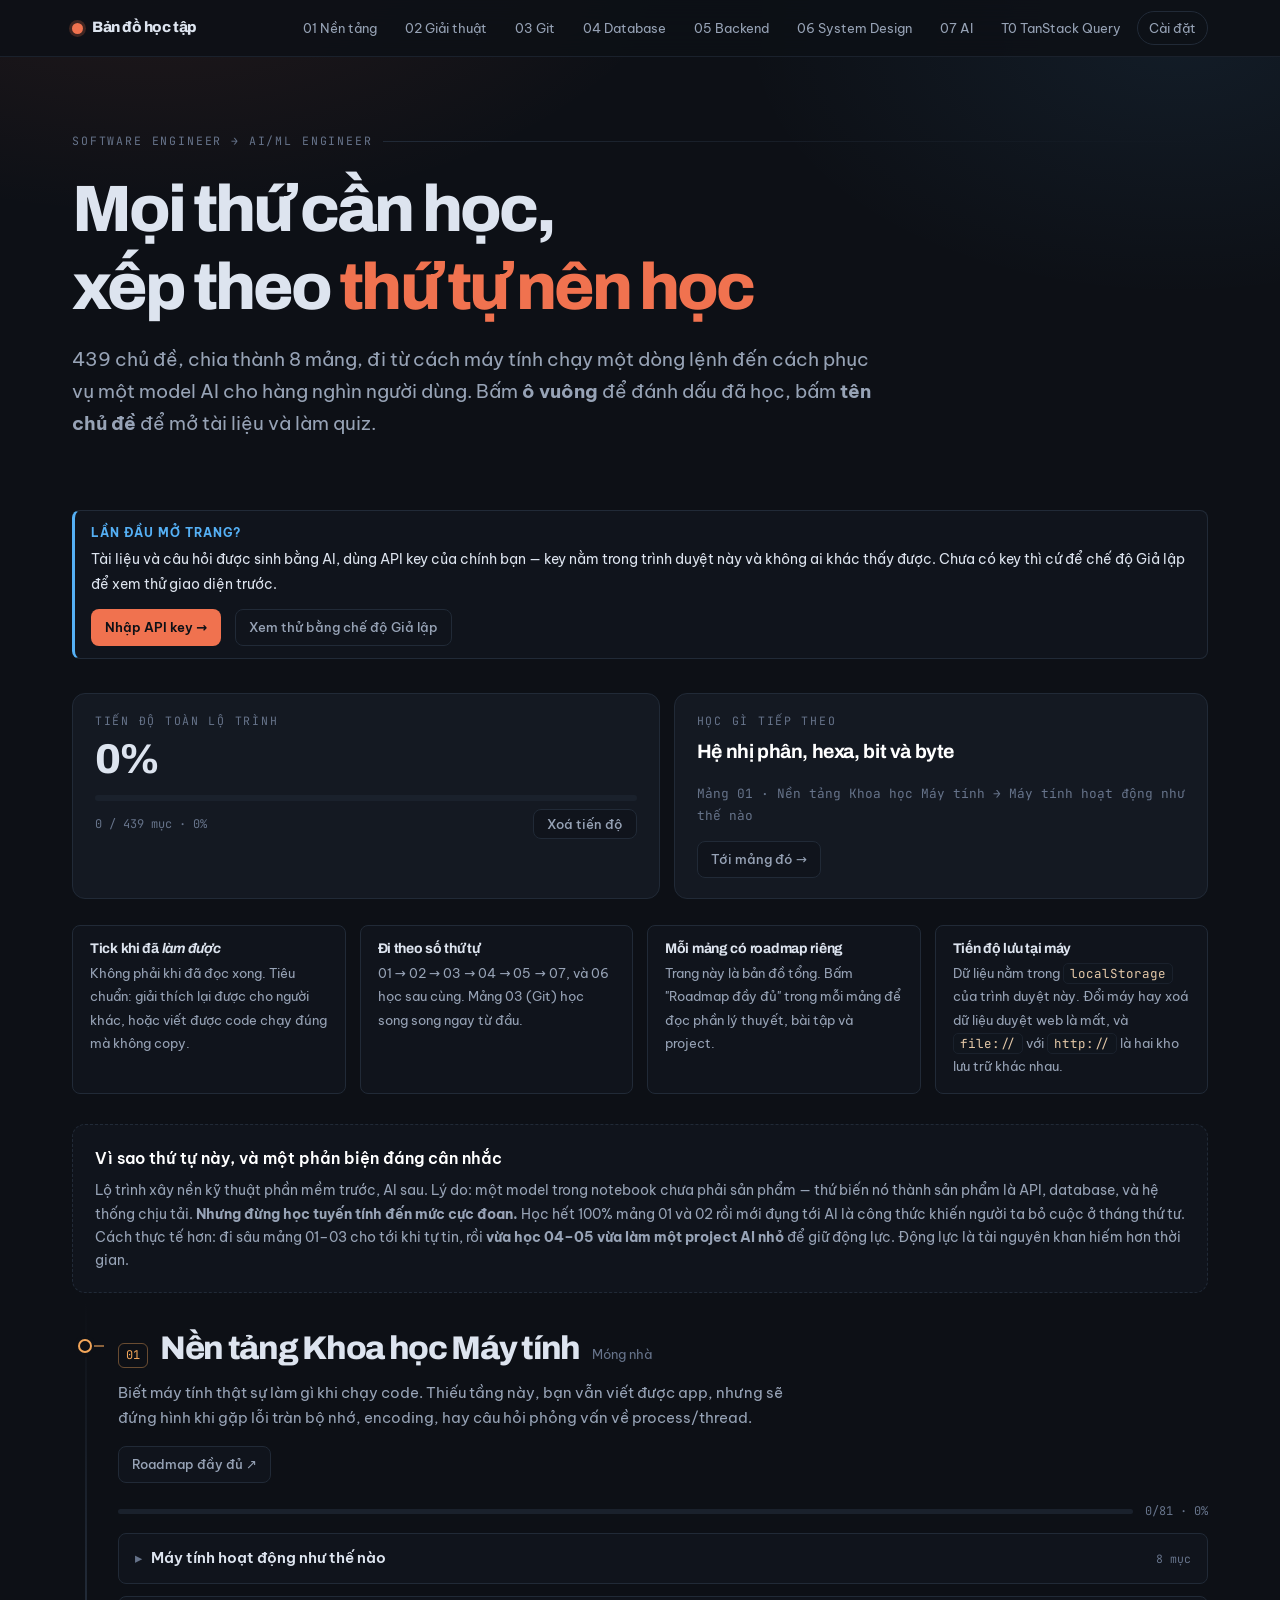
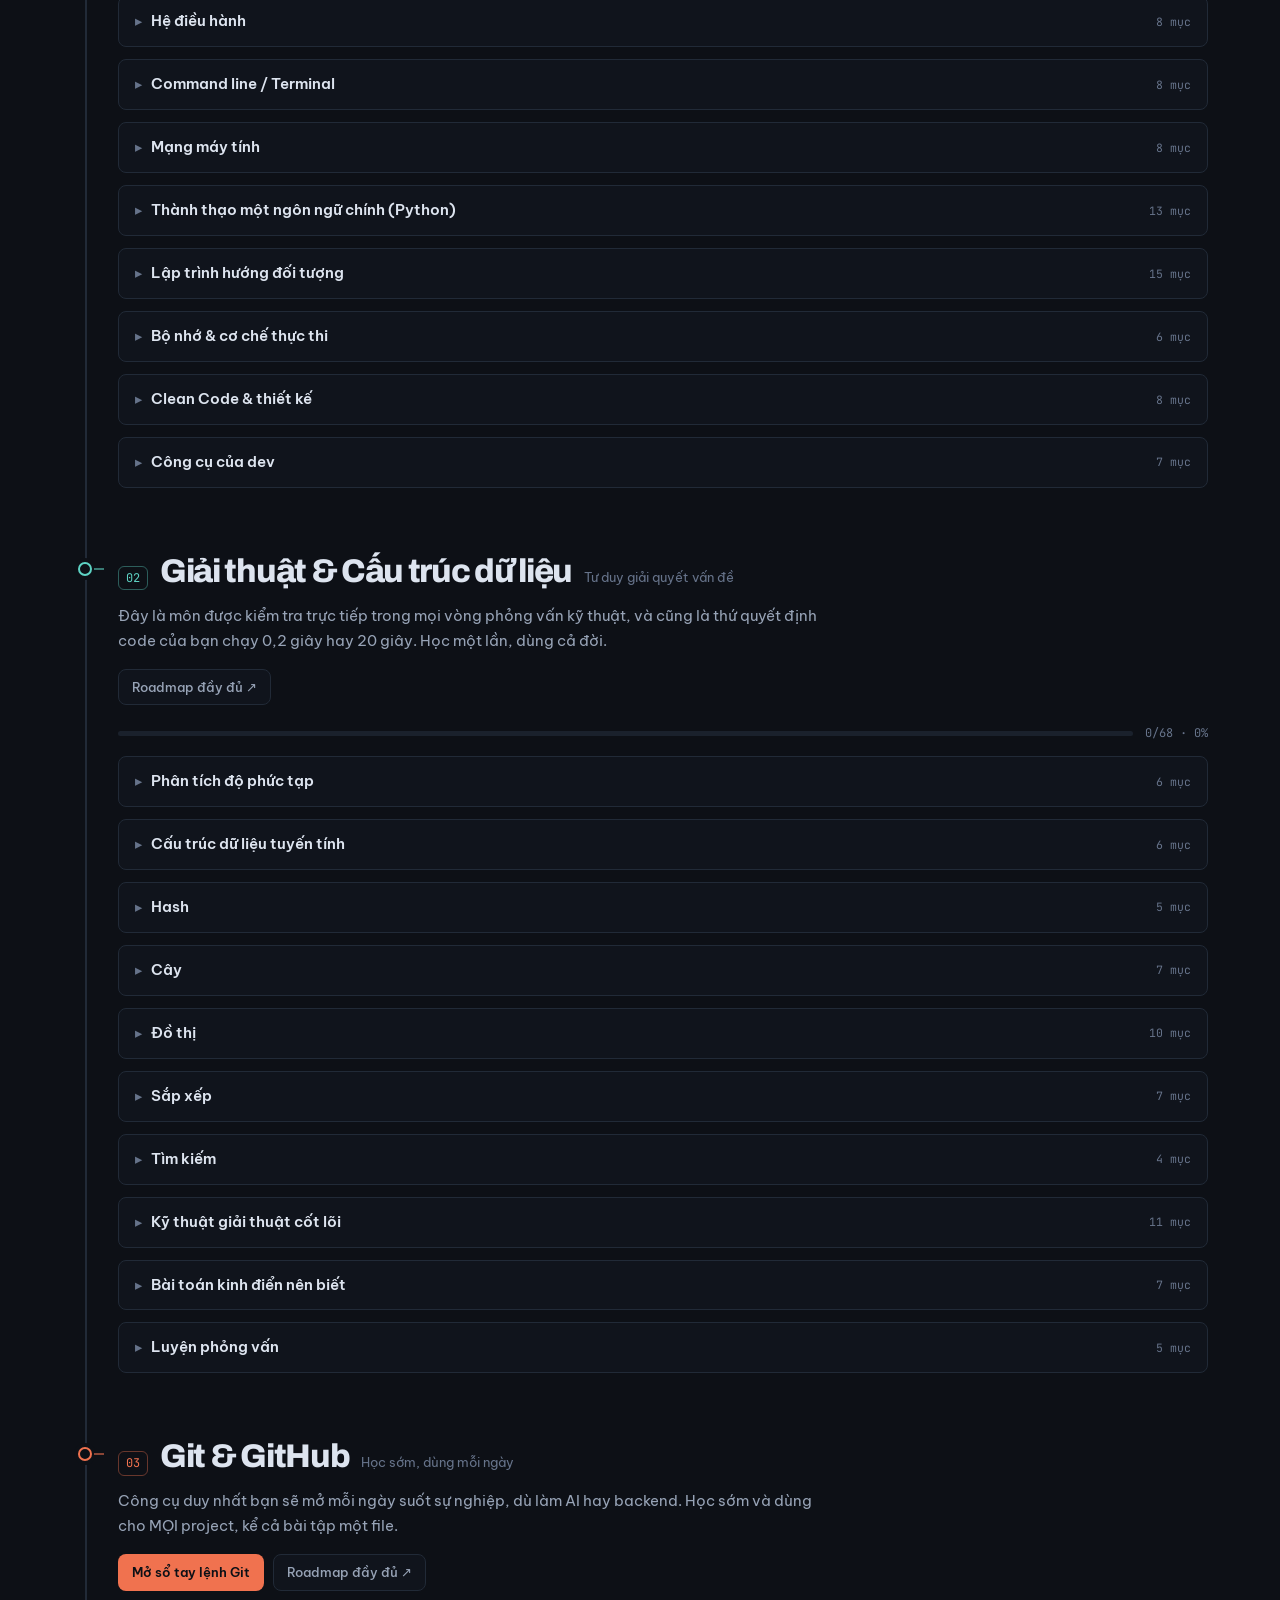
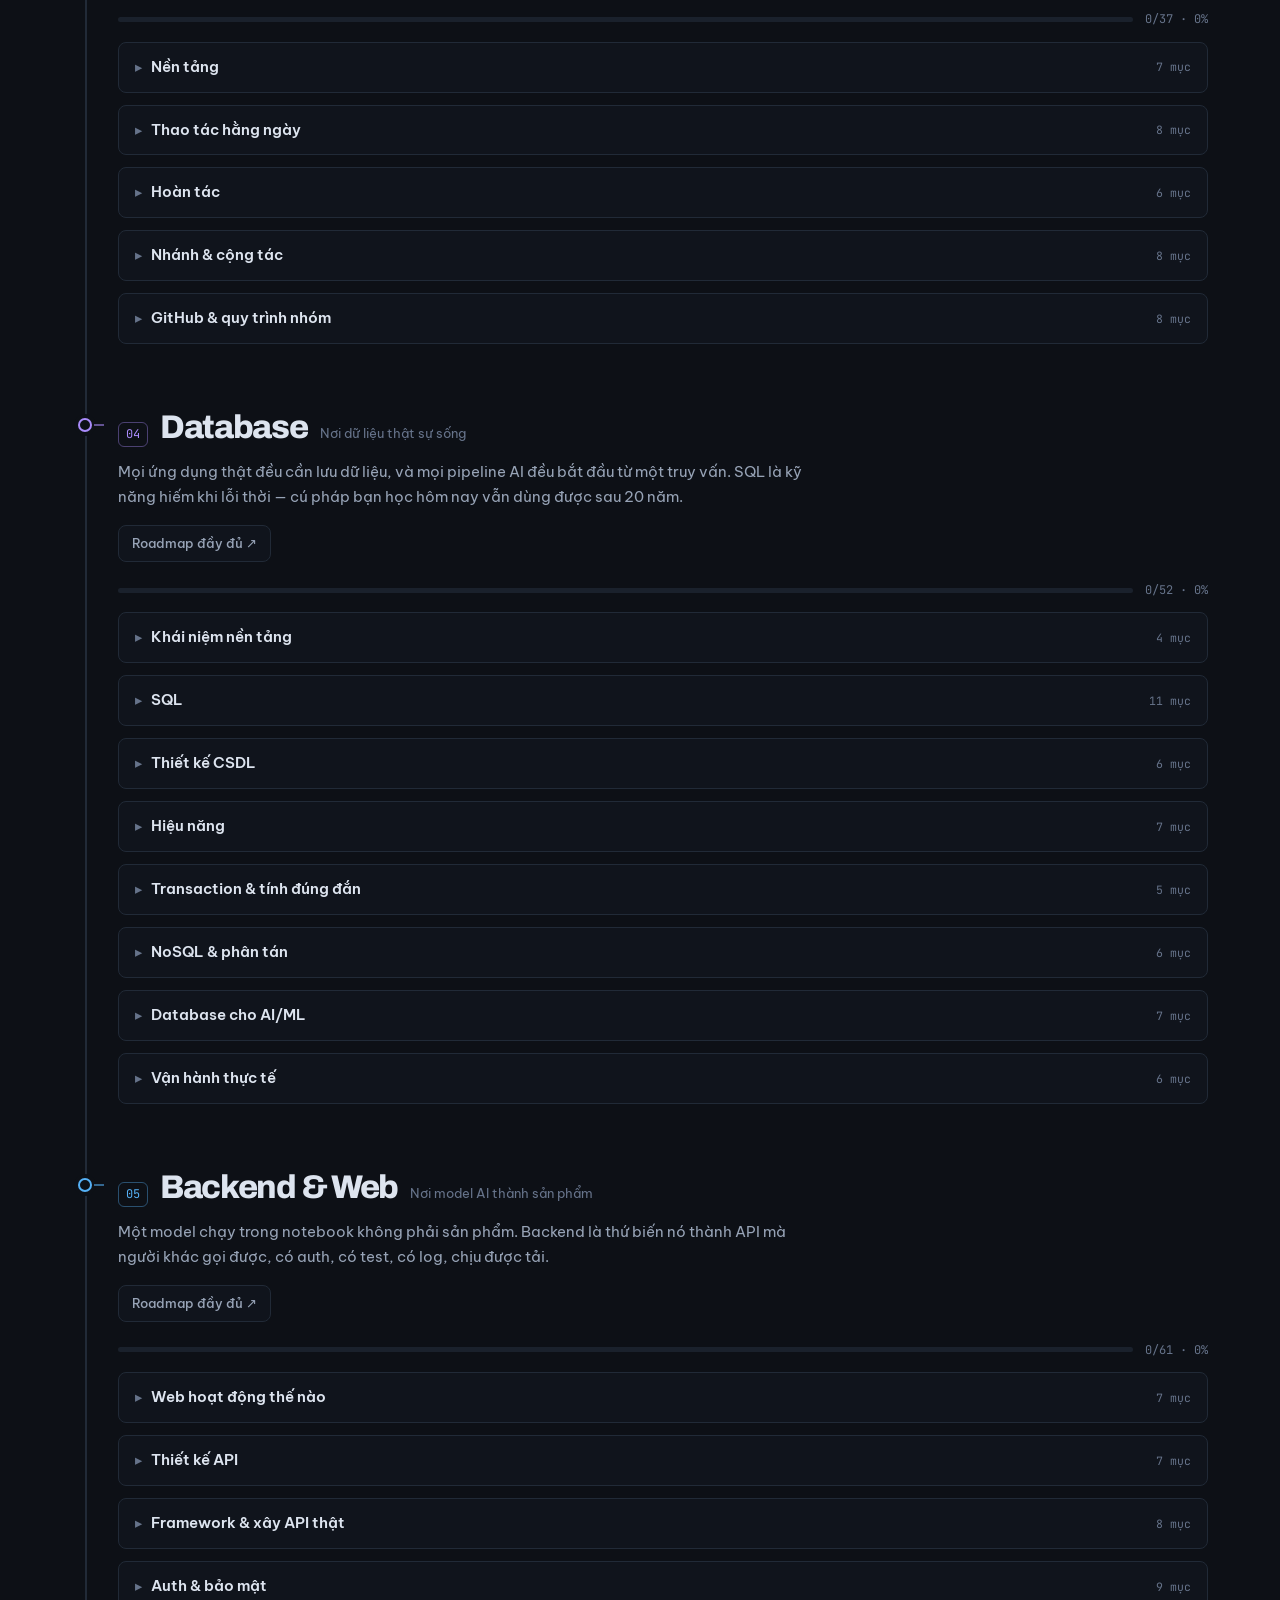
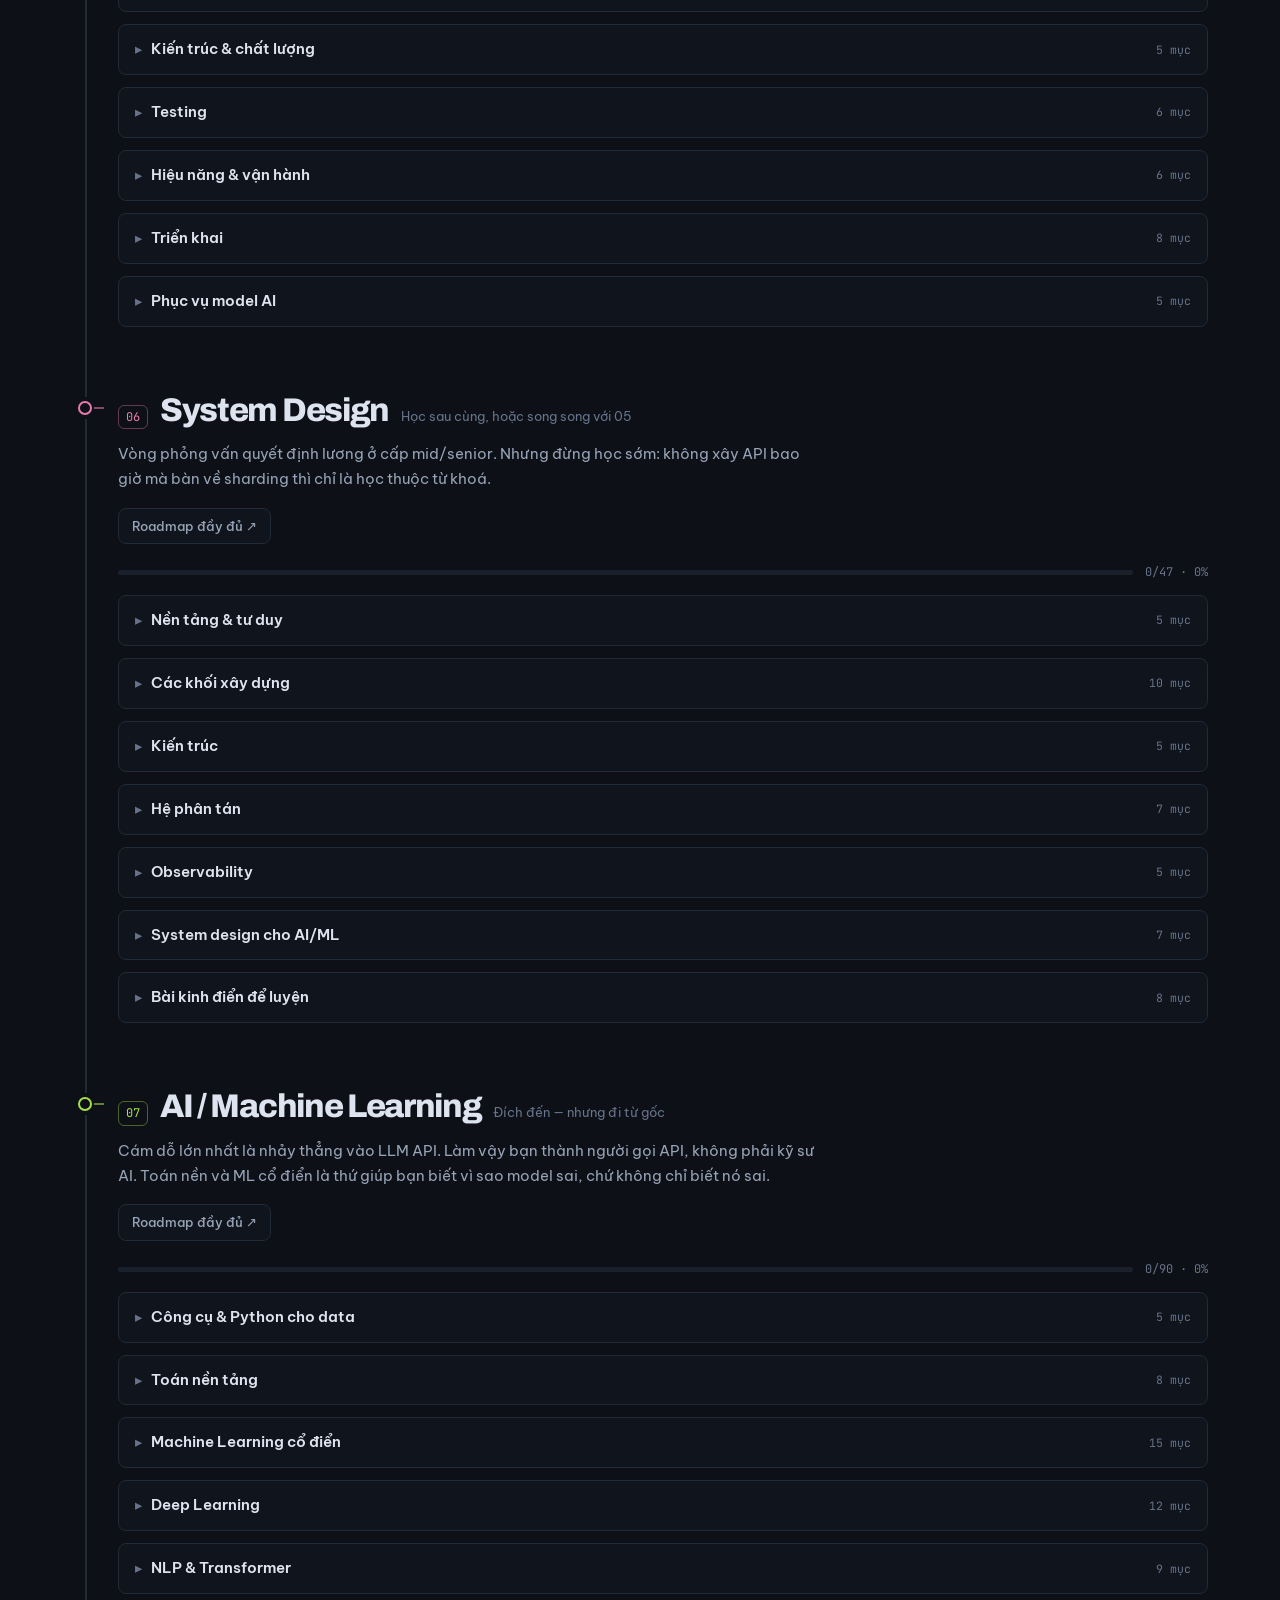
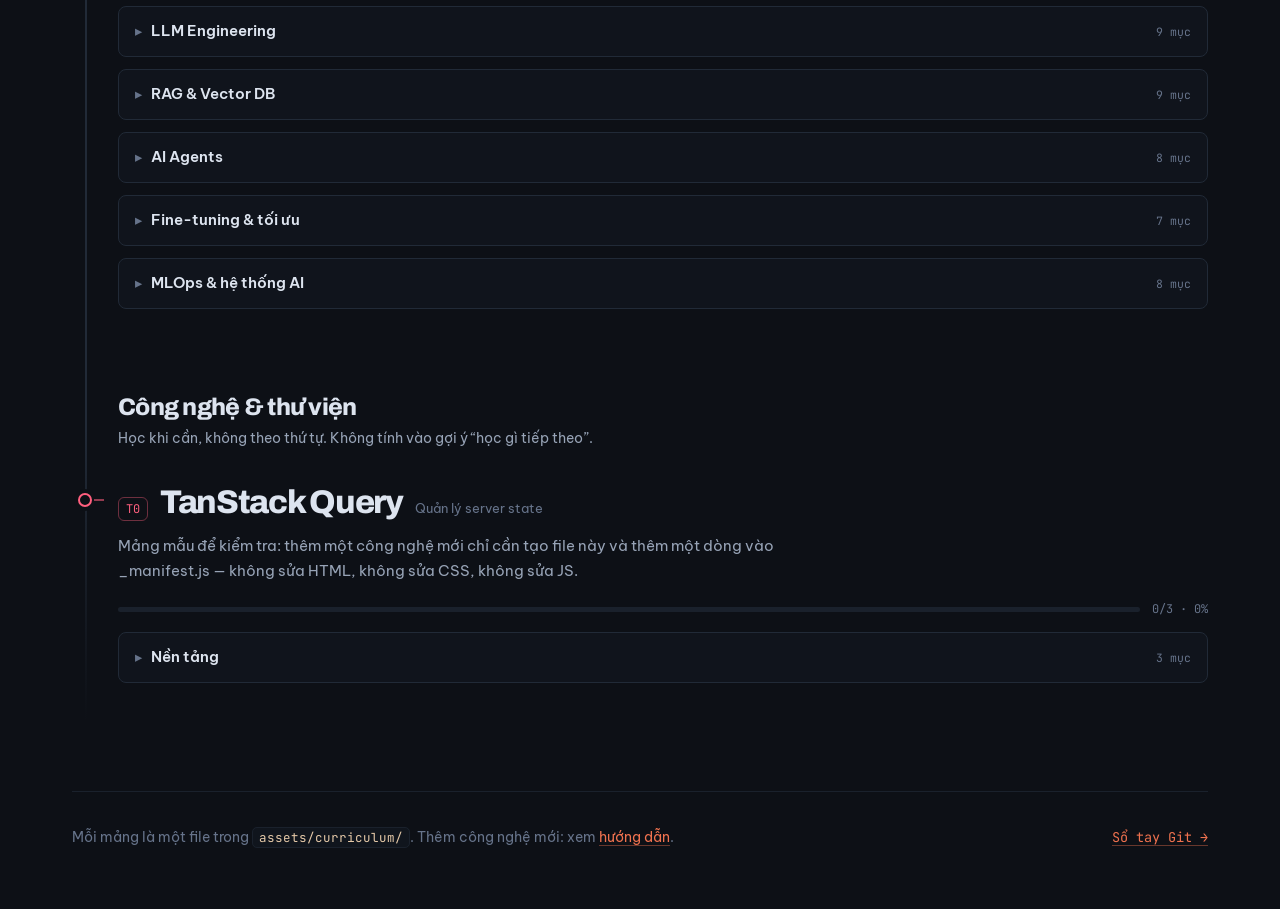
<file: index.html>
<!doctype html>
<html lang="vi">
<head>
<meta charset="utf-8">
<meta name="viewport" content="width=device-width, initial-scale=1">
<title>Bản đồ học tập — Software Engineering & AI/ML</title>
<link rel="icon" href="data:image/svg+xml,%3Csvg%20xmlns%3D%22http%3A%2F%2Fwww.w3.org%2F2000%2Fsvg%22%20viewBox%3D%220%200%2032%2032%22%3E%3Crect%20width%3D%2232%22%20height%3D%2232%22%20rx%3D%227%22%20fill%3D%22%230d1016%22%2F%3E%3Cpath%20d%3D%22M7%2025%20L13%2025%20A6%206%200%200%200%2019%2019%20L19%2015%22%20fill%3D%22none%22%20stroke%3D%22%2366738a%22%20stroke-width%3D%223%22%20stroke-linecap%3D%22round%22%20stroke-linejoin%3D%22round%22%2F%3E%3Ccircle%20cx%3D%2219%22%20cy%3D%229%22%20r%3D%224.5%22%20fill%3D%22%23f0724f%22%2F%3E%3C%2Fsvg%3E">
<meta name="description" content="Toàn bộ công nghệ, thuật toán và kỹ năng cần học, xếp theo thứ tự ưu tiên, có đánh dấu tiến độ.">
<link rel="preconnect" href="https://fonts.googleapis.com">
<link rel="preconnect" href="https://fonts.gstatic.com" crossorigin>
<link href="https://fonts.googleapis.com/css2?family=Archivo:wght@600;700;800&family=Be+Vietnam+Pro:wght@400;500;600&family=JetBrains+Mono:wght@400;500&display=swap" rel="stylesheet">
<link rel="stylesheet" href="assets/hoc.css">
<style>
  /* ---- Bảng điều khiển tiến độ ---- */
  .dash { display: grid; grid-template-columns: 1.1fr 1fr; gap: 14px; margin: 34px 0 10px; }
  .dash > div { background: var(--panel); border: 1px solid var(--line); border-radius: var(--r); padding: 20px 22px; }
  .dash h3 { font-size: 11.5px; letter-spacing: .15em; text-transform: uppercase; color: var(--text-faint); font-family: var(--f-mono); font-weight: 400; margin-bottom: 12px; }
  #global-pct-big { font-family: var(--f-display); font-size: 2.6rem; font-weight: 800; letter-spacing: -.04em; line-height: 1; }
  .dash .bar { margin: 14px 0 8px; height: 6px; }
  #global-bar { background: linear-gradient(90deg, var(--b01), var(--b03), var(--b05), var(--b07)); }

  .next-item { font-family: var(--f-display); font-size: 1.22rem; font-weight: 700; letter-spacing: -.02em; line-height: 1.35; color: #fff; }
  .next-ctx { font-size: 12.8px; color: var(--text-faint); margin-top: 8px; font-family: var(--f-mono); }

  .btn {
    display: inline-flex; align-items: center; gap: 7px;
    font-size: 13.2px; font-weight: 500; text-decoration: none;
    color: var(--text-dim); background: var(--ink-2); border: 1px solid var(--line);
    border-radius: 8px; padding: 6px 13px; cursor: pointer; font-family: var(--f-body);
    transition: .15s;
  }
  .btn:hover { color: #fff; border-color: var(--text-faint); }
  .btn-primary { color: var(--ink); background: var(--hue, var(--accent)); border-color: transparent; font-weight: 600; }
  .btn-primary:hover { color: var(--ink); filter: brightness(1.1); }

  /* ---- Đầu mỗi mảng ---- */
  .track-line { display: flex; align-items: baseline; gap: 12px; flex-wrap: wrap; }
  .track-id { font-family: var(--f-mono); font-size: 12px; color: var(--hue, var(--accent)); border: 1px solid color-mix(in srgb, var(--hue, var(--accent)) 40%, transparent); border-radius: 6px; padding: 1px 7px; }
  .track-head h2 { font-size: clamp(1.5rem, 3vw, 2.05rem); font-weight: 800; letter-spacing: -.04em; }
  .track-tag { font-size: 12.5px; color: var(--text-faint); }
  .track-why { color: var(--text-dim); font-size: 14.6px; max-width: 70ch; margin: 12px 0 16px; }
  .track-links { display: flex; gap: 9px; flex-wrap: wrap; margin-bottom: 18px; }
  .track-prog { display: flex; align-items: center; gap: 12px; margin-bottom: 6px; }
  .track-prog .bar { flex: 1; }

  .mod-name { flex: 1; }
  .mod-count { font-family: var(--f-mono); font-size: 11.5px; color: var(--text-faint); font-weight: 400; }

  /* ---- Khối "cách dùng" ---- */
  .howto { display: grid; grid-template-columns: repeat(auto-fit, minmax(230px, 1fr)); gap: 14px; margin: 26px 0 10px; }
  .howto div { border: 1px solid var(--line); border-radius: var(--r-sm); padding: 15px 17px; background: var(--ink-2); }
  .howto h4 { font-size: 14px; margin-bottom: 5px; }
  .howto p { font-size: 13.4px; color: var(--text-dim); margin: 0; }

  .order-note { border: 1px dashed var(--line); border-radius: var(--r); padding: 20px 22px; margin: 30px 0 10px; background: var(--ink-2); }

  @media (max-width: 780px) { .dash { grid-template-columns: 1fr; } }
</style>
</head>
<body>

<header class="topbar">
  <div class="topbar-in">
    <a class="brand" href="index.html"><span class="brand-dot"></span>Bản đồ học tập</a>
    <!-- Sinh từ dữ liệu trong assets/curriculum/ — thêm mảng mới là tự có link -->
    <nav id="track-nav"></nav>
  </div>
</header>

<main class="wrap">

  <div class="hero">
    <div class="eyebrow">Software Engineer → AI/ML Engineer</div>
    <h1>Mọi thứ cần học,<br>xếp theo <em>thứ tự nên học</em></h1>
    <p class="lede">
      <span id="total-items">…</span> chủ đề, chia thành <span id="total-tracks">…</span> mảng, đi từ cách máy tính chạy một dòng lệnh
      đến cách phục vụ một model AI cho hàng nghìn người dùng.
      Bấm <b>ô vuông</b> để đánh dấu đã học, bấm <b>tên chủ đề</b> để mở tài liệu và làm quiz.
    </p>
  </div>

  <!-- Hiện cho người mở trang lần đầu, chưa có key -->
  <div id="first-run" hidden></div>

  <p id="storage-warn" class="warn" hidden><b>Lưu ý</b>Trình duyệt đang chặn bộ nhớ cục bộ, nên tiến độ sẽ mất khi bạn đóng tab. Thử mở trang bằng Chrome, hoặc chạy một server tĩnh: <code>python -m http.server</code> rồi vào <code>localhost:8000</code>.</p>

  <!-- ===== Bảng điều khiển ===== -->
  <section class="dash">
    <div>
      <h3>Tiến độ toàn lộ trình</h3>
      <div id="global-pct-big">0%</div>
      <div class="bar"><i id="global-bar"></i></div>
      <div class="row" style="justify-content:space-between">
        <span class="pct" id="global-pct">0 / 0 mục</span>
        <button class="btn" id="reset-progress" type="button">Xoá tiến độ</button>
      </div>
    </div>
    <div>
      <h3>Học gì tiếp theo</h3>
      <p class="next-item" id="next-item">Đang tải…</p>
      <p class="next-ctx" id="next-context"></p>
      <p style="margin:14px 0 0"><a class="btn" id="next-link" href="#mang-01">Tới mảng đó →</a></p>
    </div>
  </section>

  <!-- ===== Cách dùng ===== -->
  <div class="howto">
    <div>
      <h4>Tick khi đã <i>làm được</i></h4>
      <p>Không phải khi đã đọc xong. Tiêu chuẩn: giải thích lại được cho người khác, hoặc viết được code chạy đúng mà không copy.</p>
    </div>
    <div>
      <h4>Đi theo số thứ tự</h4>
      <p>01 → 02 → 03 → 04 → 05 → 07, và 06 học sau cùng. Mảng 03 (Git) học song song ngay từ đầu.</p>
    </div>
    <div>
      <h4>Mỗi mảng có roadmap riêng</h4>
      <p>Trang này là bản đồ tổng. Bấm "Roadmap đầy đủ" trong mỗi mảng để đọc phần lý thuyết, bài tập và project.</p>
    </div>
    <div>
      <h4>Tiến độ lưu tại máy</h4>
      <p>Dữ liệu nằm trong <code>localStorage</code> của trình duyệt này. Đổi máy hay xoá dữ liệu duyệt web là mất, và <code>file://</code> với <code>http://</code> là hai kho lưu trữ khác nhau.</p>
    </div>
  </div>

  <div class="order-note">
    <p style="margin:0 0 8px"><strong>Vì sao thứ tự này, và một phản biện đáng cân nhắc</strong></p>
    <p class="small muted" style="margin:0">
      Lộ trình xây nền kỹ thuật phần mềm trước, AI sau. Lý do: một model trong notebook chưa phải sản phẩm — thứ biến nó thành sản phẩm là API, database, và hệ thống chịu tải.
      <b>Nhưng đừng học tuyến tính đến mức cực đoan.</b> Học hết 100% mảng 01 và 02 rồi mới đụng tới AI là công thức khiến người ta bỏ cuộc ở tháng thứ tư. Cách thực tế hơn:
      đi sâu mảng 01–03 cho tới khi tự tin, rồi <b>vừa học 04–05 vừa làm một project AI nhỏ</b> để giữ động lực. Động lực là tài nguyên khan hiếm hơn thời gian.
    </p>
  </div>

  <!-- ===== Bản đồ 7 mảng ===== -->
  <div class="graph" id="tracks"></div>

  <footer>
    <div class="row" style="justify-content:space-between; align-items:flex-start">
      <div>
        <p style="margin:0">Mỗi mảng là một file trong <code>assets/curriculum/</code>. Thêm công nghệ mới: xem <a href="https://github.com/Minh27032004/My-Learning/blob/main/docs/them-cong-nghe-moi.md">hướng dẫn</a>.</p>
      </div>
      <a class="mono small" href="03-Git-GitHub/git.html">Sổ tay Git →</a>
    </div>
  </footer>

</main>

<script src="assets/curriculum/_manifest.js"></script>
<script src="assets/lessons/_manifest.js"></script>
<script src="assets/ai/config.js"></script>
<script src="assets/render.js"></script>
<script src="assets/hoc.js"></script>
<script>
  /* Con số % lớn trên bảng điều khiển: đọc lại từ thanh tiến độ tổng */
  (function () {
    var big = document.getElementById("global-pct-big");
    var bar = document.getElementById("global-bar");
    if (!big || !bar) return;
    function sync() { big.textContent = (bar.style.width || "0%").replace(/\..*%/, "%"); }
    document.addEventListener("DOMContentLoaded", function () { setTimeout(sync, 0); });
    document.addEventListener("map:rendered", function () { setTimeout(sync, 0); });
    document.addEventListener("change", function (e) {
      if (e.target.matches("input[type=checkbox][data-k]")) setTimeout(sync, 0);
    });
    document.addEventListener("click", function (e) {
      if (e.target.id === "reset-progress") setTimeout(sync, 30);
    });
  })();
</script>
</body>
</html>
</file>
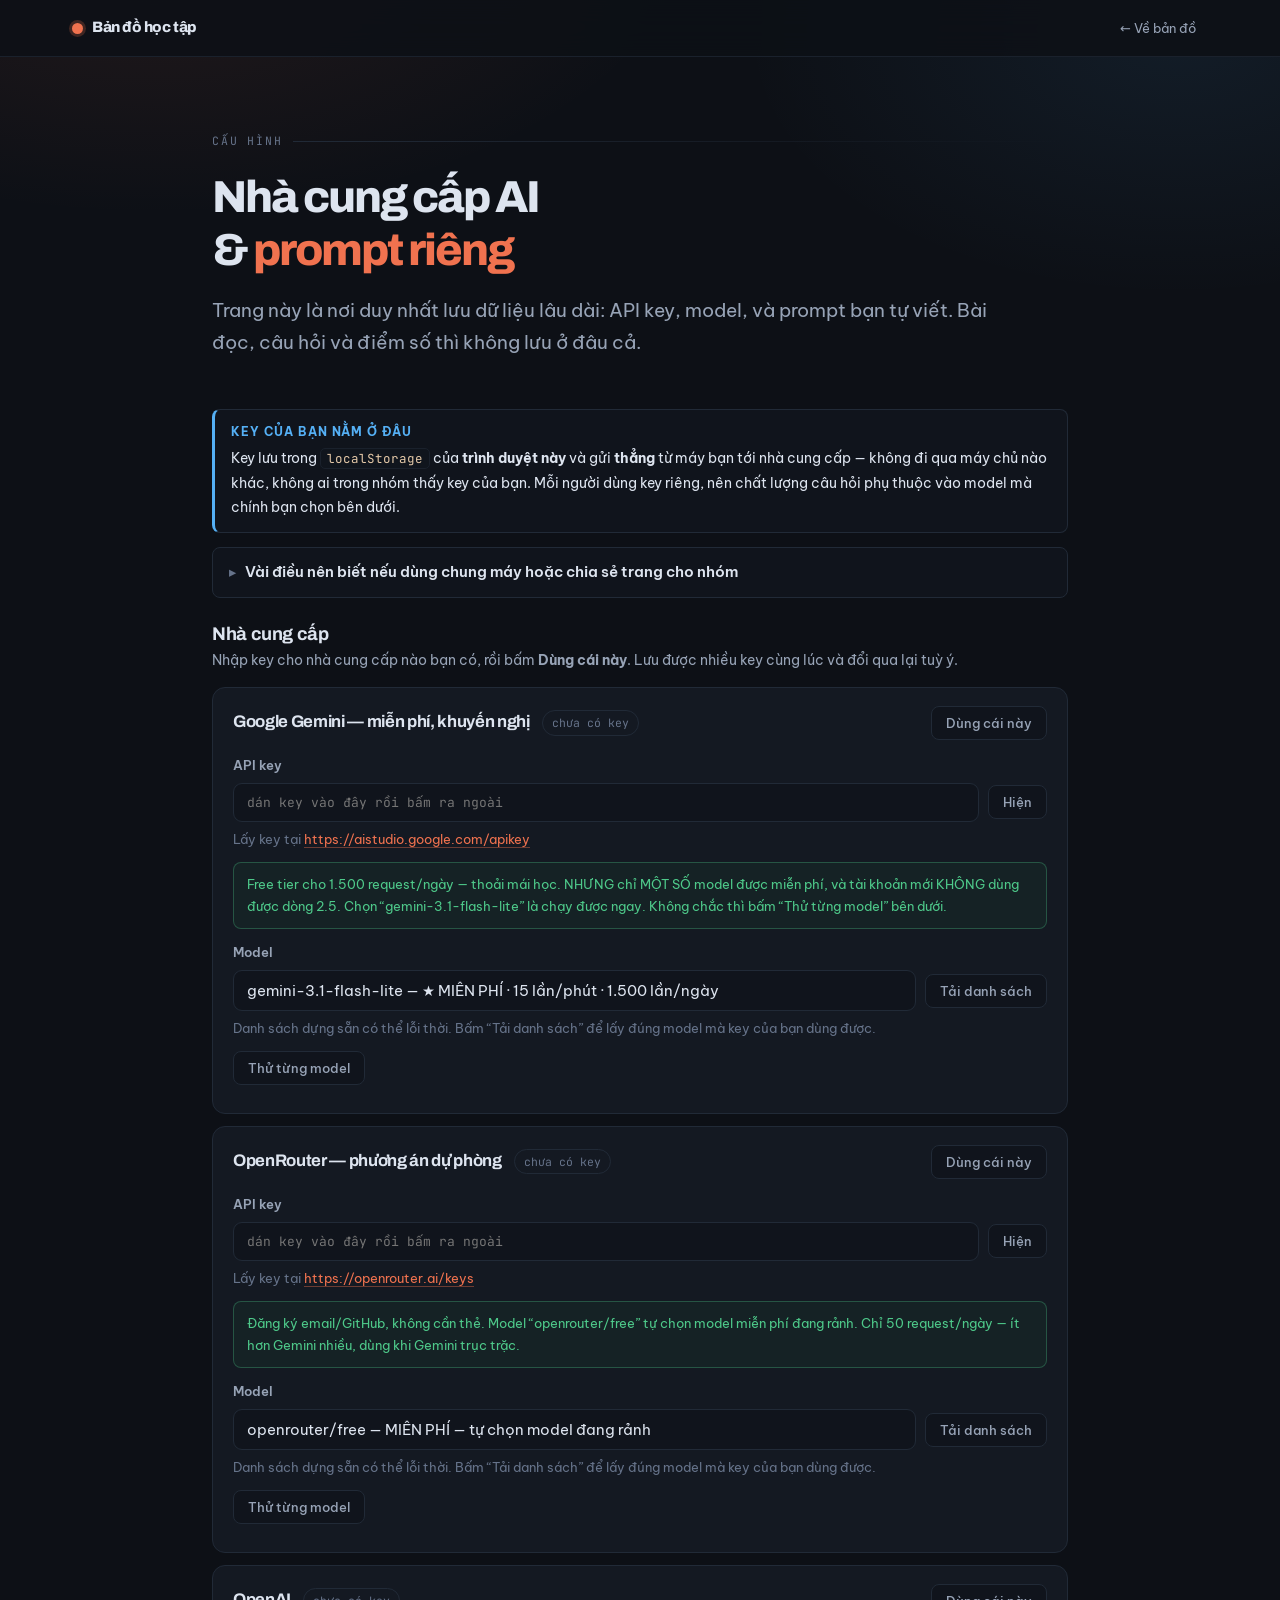
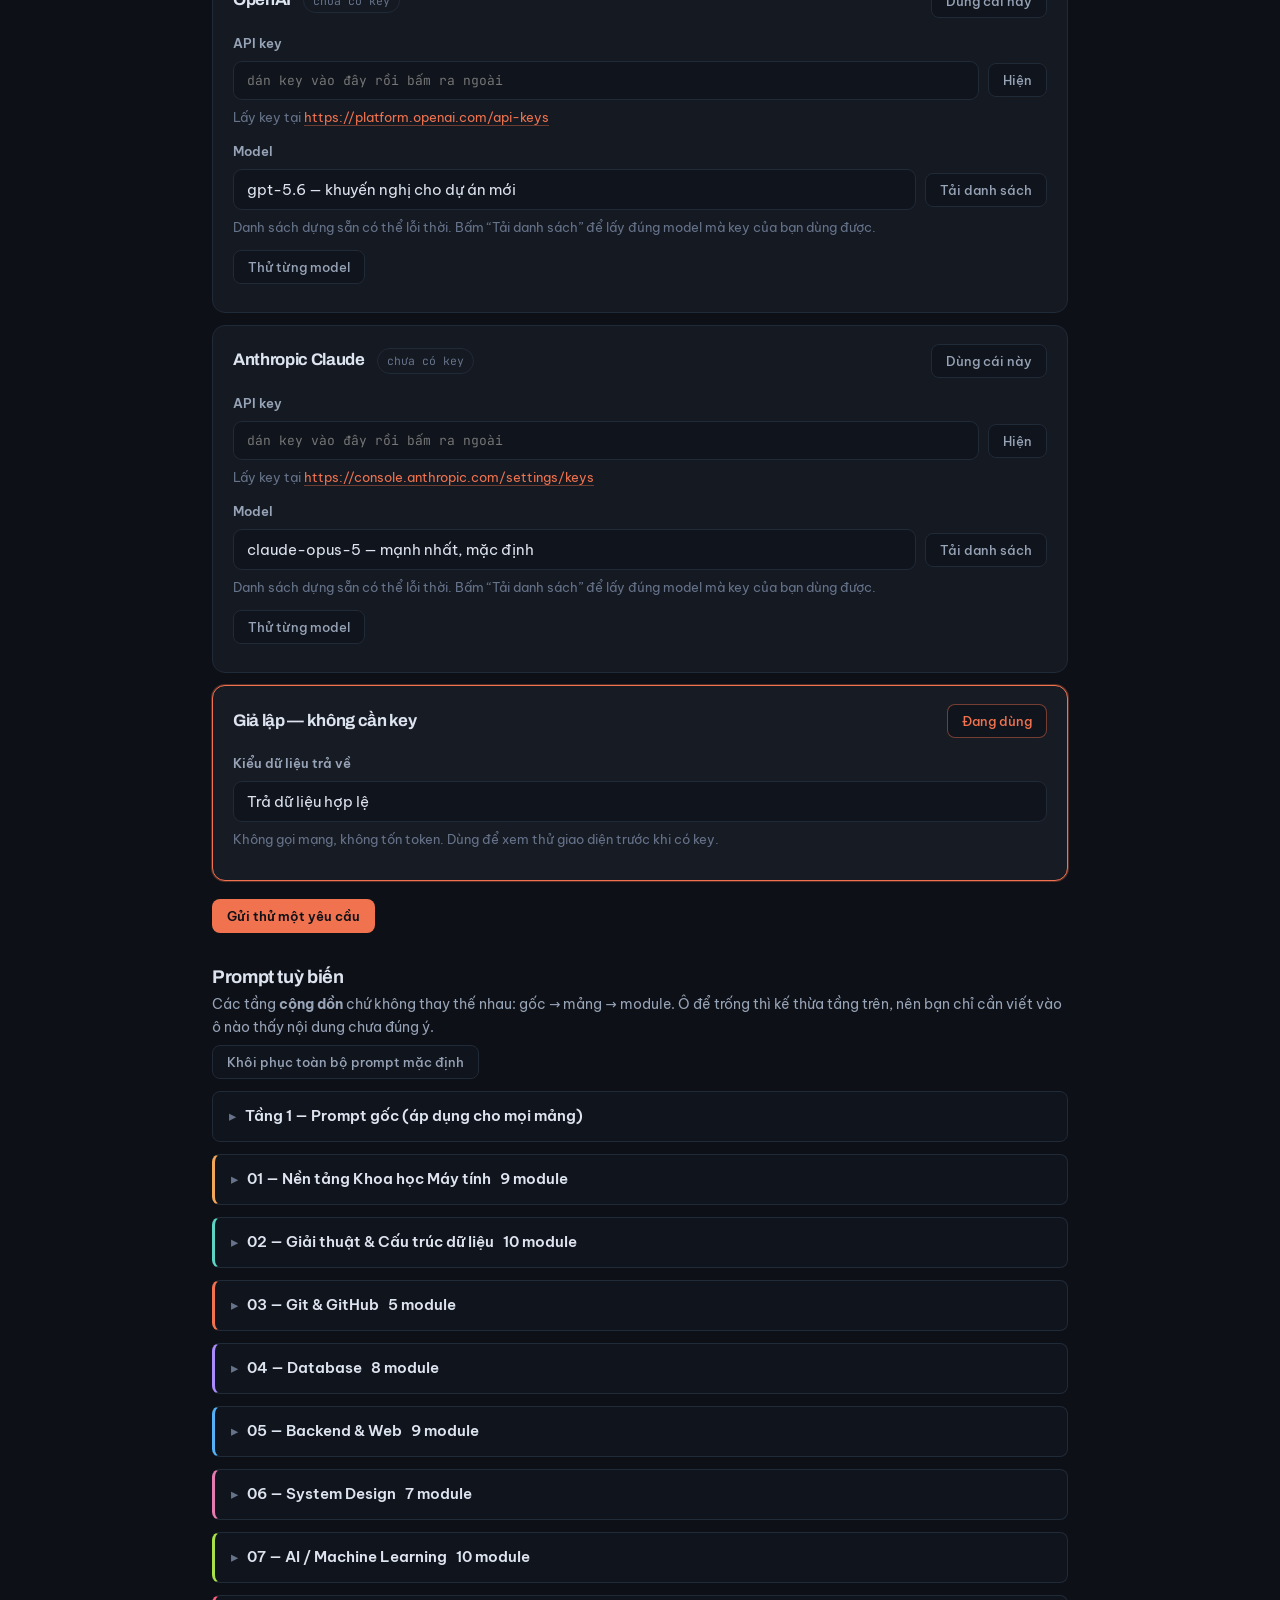
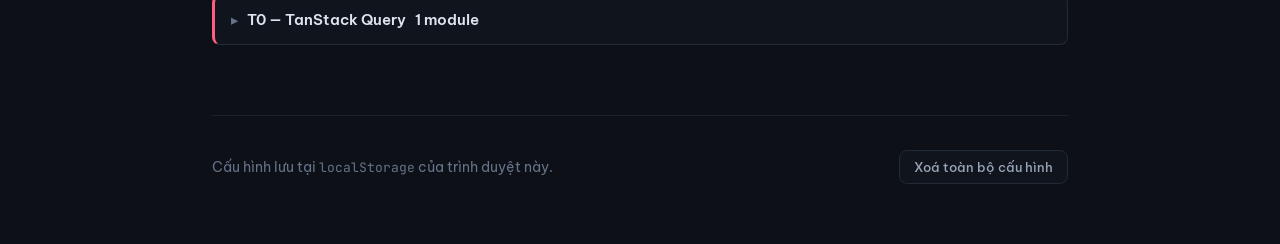
<file: cai-dat.html>
<!doctype html>
<html lang="vi">
<head>
<meta charset="utf-8">
<meta name="viewport" content="width=device-width, initial-scale=1">
<title>Cài đặt — Bản đồ học tập</title>
<link rel="icon" href="data:image/svg+xml,%3Csvg%20xmlns%3D%22http%3A%2F%2Fwww.w3.org%2F2000%2Fsvg%22%20viewBox%3D%220%200%2032%2032%22%3E%3Crect%20width%3D%2232%22%20height%3D%2232%22%20rx%3D%227%22%20fill%3D%22%230d1016%22%2F%3E%3Cpath%20d%3D%22M7%2025%20L13%2025%20A6%206%200%200%200%2019%2019%20L19%2015%22%20fill%3D%22none%22%20stroke%3D%22%2366738a%22%20stroke-width%3D%223%22%20stroke-linecap%3D%22round%22%20stroke-linejoin%3D%22round%22%2F%3E%3Ccircle%20cx%3D%2219%22%20cy%3D%229%22%20r%3D%224.5%22%20fill%3D%22%23f0724f%22%2F%3E%3C%2Fsvg%3E">
<link rel="preconnect" href="https://fonts.googleapis.com">
<link rel="preconnect" href="https://fonts.gstatic.com" crossorigin>
<link href="https://fonts.googleapis.com/css2?family=Archivo:wght@600;700;800&family=Be+Vietnam+Pro:wght@400;500;600&family=JetBrains+Mono:wght@400;500&display=swap" rel="stylesheet">
<link rel="stylesheet" href="assets/hoc.css">
<style>
  .field { margin: 18px 0; }
  .field > label { display: block; font-size: 13px; font-weight: 600; color: var(--text-dim); margin-bottom: 7px; }
  .field .hint { font-size: 12.8px; color: var(--text-faint); margin-top: 6px; }
  input[type=text], input[type=password], select, textarea {
    width: 100%; background: var(--ink-2); border: 1px solid var(--line); color: var(--text);
    font-family: var(--f-body); font-size: 14.5px; padding: 10px 13px; border-radius: 9px;
  }
  input[type=password], input[type=text].key { font-family: var(--f-mono); font-size: 13px; }
  textarea { font-family: var(--f-mono); font-size: 12.8px; line-height: 1.65; resize: vertical; min-height: 90px; }
  textarea::placeholder { color: var(--text-faint); }
  select { appearance: none; cursor: pointer; }
  .inline { display: flex; gap: 9px; align-items: center; }
  .inline > input, .inline > select { flex: 1; min-width: 0; }
  .inline > .btn { white-space: nowrap; flex: none; }
  .btn {
    display: inline-flex; align-items: center; gap: 7px; font-size: 13.2px; font-weight: 500;
    text-decoration: none; color: var(--text-dim); background: var(--ink-2); border: 1px solid var(--line);
    border-radius: 8px; padding: 8px 14px; cursor: pointer; font-family: var(--f-body); transition: .15s;
  }
  .btn:hover { color: #fff; border-color: var(--text-faint); }
  .btn-primary { color: var(--ink); background: var(--accent); border-color: transparent; font-weight: 600; }
  .btn-primary:hover { color: var(--ink); filter: brightness(1.1); }
  .saved { color: var(--ok); font-size: 13px; opacity: 0; transition: opacity .2s; }
  .saved[data-on] { opacity: 1; }

  /* Thẻ nhà cung cấp — hiện HẾT, không giấu ô nhập key sau dropdown nào */
  .prov { border: 1px solid var(--line); border-radius: var(--r); padding: 18px 20px;
          background: var(--panel); margin-bottom: 12px; transition: .16s; }
  .prov.active { border-color: var(--accent); background: #171b24;
                 box-shadow: 0 0 0 1px color-mix(in srgb, var(--accent) 30%, transparent); }
  .prov-head { display: flex; align-items: center; gap: 12px; flex-wrap: wrap; margin-bottom: 14px; }
  .prov-name { font-family: var(--f-display); font-weight: 700; font-size: 1.05rem; letter-spacing: -.02em; }
  .prov-state { font-size: 11.5px; font-family: var(--f-mono); padding: 2px 9px; border-radius: 999px;
                border: 1px solid var(--line); color: var(--text-faint); }
  .prov-state.has { color: var(--ok); border-color: color-mix(in srgb, var(--ok) 45%, transparent); }
  .prov-use { margin-left: auto; }
  .prov.active .prov-use { color: var(--accent); border-color: color-mix(in srgb, var(--accent) 45%, transparent); cursor: default; }
  .prov .field { margin: 12px 0 0; }

  .free-note { font-size: 13px; color: var(--ok); background: color-mix(in srgb, var(--ok) 8%, var(--ink-2));
               border: 1px solid color-mix(in srgb, var(--ok) 30%, transparent);
               border-radius: 8px; padding: 10px 13px; margin: 12px 0 0; }

  /* Kết quả dò từng model */
  .probe-out { margin-top: 10px; display: grid; gap: 5px; }
  .probe { display: flex; align-items: center; gap: 12px; padding: 7px 12px;
           border: 1px solid var(--line); border-radius: 8px; background: var(--ink-2); font-size: 13px; }
  .probe code { background: transparent; border: 0; padding: 0; flex: 1; color: var(--text-dim); }
  .probe-st { font-family: var(--f-mono); font-size: 11.5px; color: var(--text-faint); white-space: nowrap; }
  .probe.good { border-color: color-mix(in srgb, var(--ok) 50%, transparent); background: color-mix(in srgb, var(--ok) 8%, var(--ink-2)); }
  .probe.good code { color: #fff; }
  .probe.good .probe-st { color: var(--ok); }
  .probe.good:hover { border-color: var(--ok); }
  .probe.bad { opacity: .6; }
  .probe.bad .probe-st { color: var(--danger); }
  .probe.warnish .probe-st { color: var(--warn); }

  .prompt-pair { display: grid; gap: 12px; }
  .prompt-pair > div { min-width: 0; }
  details.track-prompts { border-left: 3px solid var(--hue, var(--line)); }
  details.mod-prompts { background: var(--ink); margin-left: 6px; }
  .lvl { font-family: var(--f-mono); font-size: 10.5px; letter-spacing: .12em; text-transform: uppercase; color: var(--text-faint); }
  @media (min-width: 900px) { .prompt-pair { grid-template-columns: 1fr 1fr; } }
</style>
</head>
<body>

<header class="topbar">
  <div class="topbar-in">
    <a class="brand" href="index.html"><span class="brand-dot"></span>Bản đồ học tập</a>
    <nav>
      <a href="index.html">← Về bản đồ</a>
    </nav>
  </div>
</header>

<main class="wrap" style="max-width:900px">

  <div class="hero" style="padding-bottom:20px">
    <div class="eyebrow">Cấu hình</div>
    <h1 style="font-size:clamp(2rem,4vw,2.8rem)">Nhà cung cấp AI<br>&amp; <em>prompt riêng</em></h1>
    <p class="lede">Trang này là nơi duy nhất lưu dữ liệu lâu dài: API key, model, và prompt bạn tự viết. Bài đọc, câu hỏi và điểm số thì không lưu ở đâu cả.</p>
  </div>

  <div class="note">
    <b>Key của bạn nằm ở đâu</b>
    <p>Key lưu trong <code>localStorage</code> của <b>trình duyệt này</b> và gửi <b>thẳng</b> từ máy bạn tới nhà cung cấp — không đi qua máy chủ nào khác, không ai trong nhóm thấy key của bạn. Mỗi người dùng key riêng, nên chất lượng câu hỏi phụ thuộc vào model mà chính bạn chọn bên dưới.</p>
  </div>

  <details style="margin-top:12px">
    <summary>Vài điều nên biết nếu dùng chung máy hoặc chia sẻ trang cho nhóm</summary>
    <ul>
      <li><b>Máy dùng chung:</b> key nằm trong trình duyệt, ai mở trang trên máy đó cũng dùng được hạn mức của bạn. Bấm <b>Xoá toàn bộ cấu hình</b> ở cuối trang khi dùng xong.</li>
      <li><b>Đưa lên hosting cho nhóm:</b> an toàn, vì trang không nhúng sẵn key nào. Chỉ dùng <b>HTTPS</b> (GitHub Pages, Netlify, Cloudflare Pages đều mặc định có) — trang HTTP có thể bị chèn mã đánh cắp key.</li>
      <li><b>Đừng commit key lên Git.</b> Key không nằm trong file nào cả, nhưng đừng dán nó vào code rồi commit.</li>
      <li><b>Nghi ngờ lộ key:</b> thu hồi ngay trên trang quản lý của nhà cung cấp. Thu hồi rẻ hơn nhiều so với một hoá đơn bất ngờ.</li>
    </ul>
  </details>

  <section style="margin-top:26px">
    <h3 style="font-size:1.15rem;margin-bottom:4px">Nhà cung cấp</h3>
    <p class="small muted" style="margin-bottom:14px">
      Nhập key cho nhà cung cấp nào bạn có, rồi bấm <b>Dùng cái này</b>. Lưu được nhiều key cùng lúc và đổi qua lại tuỳ ý.
    </p>

    <div id="provider-panels"></div>

    <div class="row" style="margin-top:18px">
      <button class="btn btn-primary" id="test-btn" type="button">Gửi thử một yêu cầu</button>
      <span class="saved" id="test-status"></span>
    </div>
    <div id="test-out"></div>
  </section>

  <section style="margin-top:34px">
    <h3 style="font-size:1.15rem;margin-bottom:4px">Prompt tuỳ biến</h3>
    <p class="small muted" style="margin-bottom:6px">
      Các tầng <b>cộng dồn</b> chứ không thay thế nhau: gốc → mảng → module. Ô để trống thì kế thừa tầng trên,
      nên bạn chỉ cần viết vào ô nào thấy nội dung chưa đúng ý.
    </p>
    <div class="row" style="margin-bottom:8px">
      <button class="btn" id="reset-prompts" type="button">Khôi phục toàn bộ prompt mặc định</button>
      <span class="saved" id="prompt-status"></span>
    </div>

    <div id="prompt-global"></div>
    <div id="prompt-tracks"></div>
  </section>

  <footer>
    <div class="row" style="justify-content:space-between">
      <span>Cấu hình lưu tại <code>localStorage</code> của trình duyệt này.</span>
      <button class="btn" id="reset-all" type="button">Xoá toàn bộ cấu hình</button>
    </div>
  </footer>

</main>

<script src="assets/curriculum/_manifest.js"></script>
<script src="assets/ai/config.js"></script>
<script src="assets/ai/prompts.js"></script>
<script src="assets/ai/provider.js"></script>
<script src="assets/hoc.js"></script>
<script src="assets/settings.js"></script>
</body>
</html>
</file>
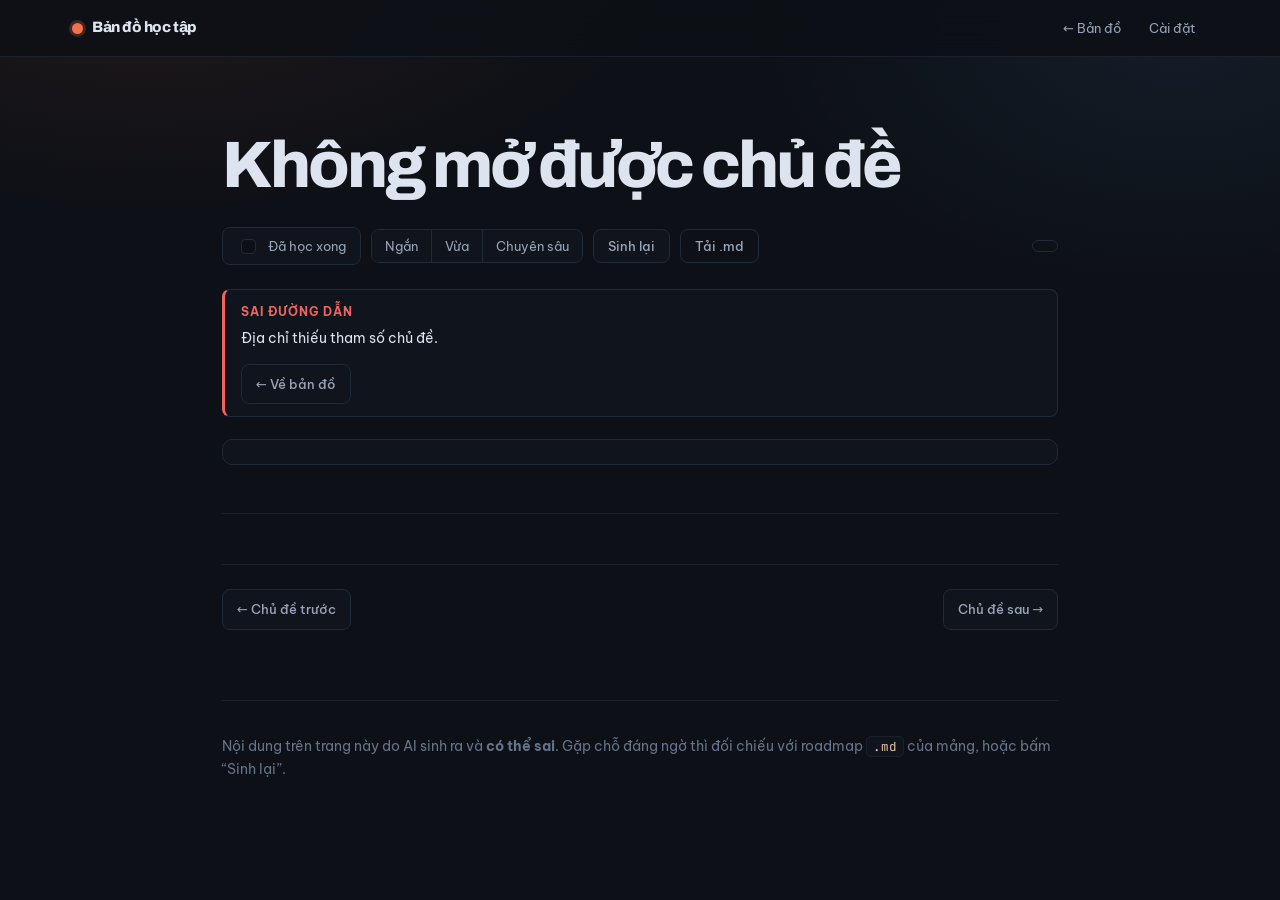
<file: hoc.html>
<!doctype html>
<html lang="vi">
<head>
<meta charset="utf-8">
<meta name="viewport" content="width=device-width, initial-scale=1">
<title>Đang tải… — Bản đồ học tập</title>
<link rel="icon" href="data:image/svg+xml,%3Csvg%20xmlns%3D%22http%3A%2F%2Fwww.w3.org%2F2000%2Fsvg%22%20viewBox%3D%220%200%2032%2032%22%3E%3Crect%20width%3D%2232%22%20height%3D%2232%22%20rx%3D%227%22%20fill%3D%22%230d1016%22%2F%3E%3Cpath%20d%3D%22M7%2025%20L13%2025%20A6%206%200%200%200%2019%2019%20L19%2015%22%20fill%3D%22none%22%20stroke%3D%22%2366738a%22%20stroke-width%3D%223%22%20stroke-linecap%3D%22round%22%20stroke-linejoin%3D%22round%22%2F%3E%3Ccircle%20cx%3D%2219%22%20cy%3D%229%22%20r%3D%224.5%22%20fill%3D%22%23f0724f%22%2F%3E%3C%2Fsvg%3E">
<link rel="preconnect" href="https://fonts.googleapis.com">
<link rel="preconnect" href="https://fonts.gstatic.com" crossorigin>
<link href="https://fonts.googleapis.com/css2?family=Archivo:wght@600;700;800&family=Be+Vietnam+Pro:wght@400;500;600&family=JetBrains+Mono:wght@400;500&display=swap" rel="stylesheet">
<link rel="stylesheet" href="assets/hoc.css">
<style>
  .crumb { font-family: var(--f-mono); font-size: 11.5px; letter-spacing: .1em; text-transform: uppercase;
           color: var(--text-faint); display: flex; align-items: center; gap: 9px; flex-wrap: wrap; margin-bottom: 18px; }
  .crumb a { color: var(--hue, var(--accent)); text-decoration: none; }
  .crumb a:hover { text-decoration: underline; }
  .crumb .dot { color: var(--line); }

  .topic-h1 { font-size: clamp(1.9rem, 4.4vw, 3rem); font-weight: 800; letter-spacing: -.04em; }

  .topic-bar { display: flex; gap: 10px; align-items: center; flex-wrap: wrap; margin-top: 22px; }
  .btn { display: inline-flex; align-items: center; gap: 7px; font-size: 13.2px; font-weight: 500;
         text-decoration: none; color: var(--text-dim); background: var(--ink-2); border: 1px solid var(--line);
         border-radius: 8px; padding: 8px 14px; cursor: pointer; font-family: var(--f-body); transition: .15s; }
  .btn:hover { color: #fff; border-color: var(--text-faint); }
  .btn:disabled { opacity: .5; cursor: default; }
  .btn-primary { color: var(--ink); background: var(--hue, var(--accent)); border-color: transparent; font-weight: 600; }
  .btn-primary:hover { color: var(--ink); filter: brightness(1.08); }
  .btn-ghost { background: transparent; }

  .done-toggle { display: inline-flex; align-items: center; gap: 9px; font-size: 13.2px;
                 color: var(--text-dim); border: 1px solid var(--line); border-radius: 8px;
                 padding: 7px 14px; cursor: pointer; background: var(--ink-2); }
  .done-toggle input { appearance: none; width: 15px; height: 15px; border: 1.5px solid var(--line);
                       border-radius: 4px; background: var(--ink); position: relative; cursor: pointer; }
  .done-toggle input:checked { background: var(--hue, var(--accent)); border-color: var(--hue, var(--accent)); }
  .done-toggle input:checked::after { content: ""; position: absolute; left: 4px; top: .5px; width: 4px; height: 8px;
                                      border: solid var(--ink); border-width: 0 2px 2px 0; transform: rotate(43deg); }
  .done-toggle:has(input:checked) { color: var(--hue, var(--accent)); border-color: color-mix(in srgb, var(--hue, var(--accent)) 45%, transparent); }

  /* Cho biết nội dung đang được sinh bằng model nào — trong nhóm mỗi người
     dùng key và model khác nhau nên chất lượng khác nhau. */
  .model-chip { margin-left: auto; font-family: var(--f-mono); font-size: 11.5px;
                color: var(--text-faint); text-decoration: none; border: 1px solid var(--line);
                border-radius: 999px; padding: 5px 12px; white-space: nowrap; }
  .model-chip:hover { color: var(--text); border-color: var(--text-faint); }
  @media (max-width: 640px) { .model-chip { margin-left: 0; } }

  /* ---- Chọn độ sâu ---- */
  .depth { display: inline-flex; border: 1px solid var(--line); border-radius: 8px; overflow: hidden; }
  .depth-btn { font-family: var(--f-body); font-size: 12.8px; padding: 8px 13px; cursor: pointer;
               background: var(--ink-2); color: var(--text-dim); border: 0;
               border-right: 1px solid var(--line); transition: .14s; }
  .depth-btn:last-child { border-right: 0; }
  .depth-btn:hover { color: #fff; }
  .depth-btn[aria-pressed="true"] { background: var(--hue, var(--accent)); color: var(--ink); font-weight: 600; }

  .read-time { font-family: var(--f-mono); font-size: 12px; color: var(--text-faint); margin: 14px 0 0; }

  /* Nguồn nội dung — soạn sẵn hay AI sinh, người đọc phải biết */
  .source-mark { display: flex; align-items: center; gap: 12px; flex-wrap: wrap;
                 font-size: 13.4px; border-radius: 10px; padding: 12px 16px; margin: 22px 0 0;
                 border: 1px solid var(--line); background: var(--ink-2); }
  .source-mark b { font-size: 11.5px; letter-spacing: .1em; text-transform: uppercase;
                   font-family: var(--f-mono); font-weight: 400; white-space: nowrap; }
  .source-mark span { color: var(--text-dim); flex: 1; min-width: 220px; }
  .source-mark.soan-san { border-color: color-mix(in srgb, var(--ok) 40%, transparent);
                          background: color-mix(in srgb, var(--ok) 7%, var(--ink-2)); }
  .source-mark.soan-san b { color: var(--ok); }
  .source-mark.ai { border-color: color-mix(in srgb, var(--warn) 35%, transparent);
                    background: color-mix(in srgb, var(--warn) 6%, var(--ink-2)); }
  .source-mark.ai b { color: var(--warn); }

  /* ---- Mục lục bài đọc ---- */
  .lesson-toc { display: flex; flex-wrap: wrap; gap: 7px; margin: 26px 0 0;
                padding-bottom: 22px; border-bottom: 1px solid var(--line-soft); }
  .lesson-toc a { font-size: 12.6px; color: var(--text-dim); text-decoration: none;
                  border: 1px solid var(--line); border-radius: 999px; padding: 5px 12px; transition: .14s; }
  .lesson-toc a:hover { color: var(--ink); background: var(--hue, var(--accent)); border-color: transparent; }

  /* ---- Bài đọc ---- */
  .sec { margin: 34px 0; scroll-margin-top: 80px; }
  .sec > h3 { font-size: 12px; letter-spacing: .16em; text-transform: uppercase; color: var(--hue, var(--accent));
              font-family: var(--f-mono); font-weight: 400; margin-bottom: 12px;
              display: flex; align-items: center; gap: 12px; }
  .sec > h3::after { content: ""; flex: 1; height: 1px; background: var(--line-soft); }
  .sec-body > p:first-child { margin-top: 0; }
  .lead-def { font-size: 17px; line-height: 1.68; color: var(--text); }

  /* Tiêu đề phụ bên trong một mục bài đọc */
  .md-h { font-size: 1.06rem; font-weight: 700; letter-spacing: -.02em; color: #fff;
          margin: 30px 0 10px; padding-left: 13px; border-left: 3px solid var(--hue, var(--accent)); }
  .sec-body > .md-h:first-child { margin-top: 0; }
  .sec-body table { font-size: 13.6px; }

  /* Ba mục có vai trò khác nhau nên trông cũng phải khác nhau */
  .sec-highlight { background: var(--panel); border: 1px solid var(--line);
                   border-left: 3px solid var(--hue, var(--accent));
                   border-radius: var(--r); padding: 20px 24px; margin-top: 26px; }
  .sec-highlight > h3 { margin-top: 0; }
  .sec-highlight li { font-size: 15px; }

  .sec-pre .sec-body { font-size: 14.3px; color: var(--text-dim); }
  .sec-warnish li::marker { color: var(--warn); }
  .sec-check .sec-body { border-left: 2px solid var(--line); padding-left: 18px; }
  .sec-check li { color: var(--text); font-style: italic; }

  /* ---- Trạng thái tải ---- */
  .loading { display: flex; align-items: center; gap: 12px; color: var(--text-dim); font-size: 14.5px; padding: 30px 0; }
  .spin { width: 15px; height: 15px; border: 2px solid var(--line); border-top-color: var(--hue, var(--accent));
          border-radius: 50%; animation: sp .7s linear infinite; flex: none; }
  @keyframes sp { to { transform: rotate(360deg); } }
  @media (prefers-reduced-motion: reduce) { .spin { animation: none; } }

  .skel { height: 13px; background: linear-gradient(90deg, #161c26, #1d2531, #161c26);
          background-size: 200% 100%; border-radius: 5px; margin: 9px 0; animation: sk 1.4s ease infinite; }
  @keyframes sk { to { background-position: -200% 0; } }

  /* ---- Quiz ---- */
  .score { position: sticky; top: 62px; z-index: 20; display: flex; align-items: center; gap: 16px;
           background: color-mix(in srgb, var(--ink) 92%, transparent); backdrop-filter: blur(12px);
           border: 1px solid var(--line); border-radius: 12px; padding: 12px 18px; margin-bottom: 20px; }
  .score-pct { font-family: var(--f-display); font-size: 1.7rem; font-weight: 800; letter-spacing: -.03em; line-height: 1; }
  .score-sub { font-size: 12.6px; color: var(--text-faint); font-family: var(--f-mono); }
  .score .bar { flex: 1; min-width: 60px; }

  .qlist { list-style: none; padding: 0; margin: 0; display: grid; gap: 14px; }
  .q { background: var(--panel); border: 1px solid var(--line); border-radius: var(--r); padding: 20px 22px; }
  .q.correct { border-color: color-mix(in srgb, var(--ok) 45%, transparent); }
  .q.wrong   { border-color: color-mix(in srgb, var(--danger) 45%, transparent); }
  .q-num { font-family: var(--f-mono); font-size: 11px; letter-spacing: .12em; text-transform: uppercase; color: var(--text-faint); }
  .q-body { margin: 8px 0 16px; font-size: 15.2px; }
  .q-body p:last-child { margin-bottom: 0; }

  .opts { list-style: none; padding: 0; margin: 0; display: grid; gap: 8px; }
  .opt { width: 100%; text-align: left; display: flex; gap: 12px; align-items: flex-start;
         background: var(--ink-2); border: 1px solid var(--line); border-radius: 9px;
         padding: 11px 14px; cursor: pointer; font-family: var(--f-body); font-size: 14.3px;
         color: var(--text); transition: .14s; }
  .opt:hover:not(:disabled) { border-color: var(--hue, var(--accent)); background: #171e28; }
  .opt:disabled { cursor: default; }
  .opt .letter { font-family: var(--f-mono); font-size: 12px; color: var(--text-faint); flex: none;
                 width: 20px; height: 20px; line-height: 19px; text-align: center;
                 border: 1px solid var(--line); border-radius: 5px; margin-top: 1px; }
  .opt.is-correct { border-color: var(--ok); background: color-mix(in srgb, var(--ok) 10%, var(--ink-2)); }
  .opt.is-correct .letter { border-color: var(--ok); color: var(--ok); }
  .opt.is-chosen-wrong { border-color: var(--danger); background: color-mix(in srgb, var(--danger) 10%, var(--ink-2)); }
  .opt.is-chosen-wrong .letter { border-color: var(--danger); color: var(--danger); }
  .opt.dimmed { opacity: .45; }

  .explain { margin-top: 14px; padding: 13px 16px; border-radius: 9px; background: var(--ink-2);
             border-left: 3px solid var(--hue, var(--accent)); font-size: 14.2px; }
  .explain .lbl { font-size: 11px; letter-spacing: .1em; text-transform: uppercase;
                  color: var(--text-faint); font-family: var(--f-mono); display: block; margin-bottom: 5px; }
  .explain p:last-child { margin-bottom: 0; }

  .quiz-foot { display: flex; gap: 10px; flex-wrap: wrap; margin-top: 22px; align-items: center; }

  .nav-topic { display: flex; gap: 10px; justify-content: space-between; margin-top: 50px;
               padding-top: 24px; border-top: 1px solid var(--line-soft); }
</style>
</head>
<body>

<header class="topbar">
  <div class="topbar-in">
    <a class="brand" href="index.html"><span class="brand-dot"></span>Bản đồ học tập</a>
    <nav>
      <a href="index.html">← Bản đồ</a>
      <a href="cai-dat.html">Cài đặt</a>
    </nav>
  </div>
</header>

<main class="wrap" style="max-width:880px">

  <div class="hero" style="padding:52px 0 10px">
    <div class="crumb" id="crumb"></div>
    <h1 class="topic-h1" id="topic-title">Đang tải…</h1>
    <div class="topic-bar" id="topic-bar" hidden>
      <label class="done-toggle">
        <input type="checkbox" id="done-box">
        <span>Đã học xong</span>
      </label>
      <div class="depth" role="group" aria-label="Độ sâu bài đọc">
        <button class="depth-btn" data-d="ngan" type="button">Ngắn</button>
        <button class="depth-btn" data-d="vua" type="button">Vừa</button>
        <button class="depth-btn" data-d="sau" type="button">Chuyên sâu</button>
      </div>
      <button class="btn" id="regen" type="button">Sinh lại</button>
      <button class="btn btn-ghost" id="dl-lesson" type="button">Tải .md</button>
      <a class="model-chip" id="model-chip" href="cai-dat.html" title="Đổi nhà cung cấp hoặc model"></a>
    </div>
    <p class="read-time" id="read-time" hidden></p>
  </div>

  <div id="alert"></div>

  <p class="source-mark" id="source-mark" hidden></p>

  <nav class="lesson-toc" id="lesson-toc" hidden></nav>

  <section id="lesson"></section>

  <section id="quiz" style="margin-top:52px" hidden>
    <h2 style="font-size:1.5rem;font-weight:800;letter-spacing:-.03em;margin-bottom:6px">Bài tập</h2>
    <p class="muted small" id="quiz-intro">Mỗi câu chấm ngay khi bạn chọn, kèm giải thích. Làm hết có thể xin thêm.</p>

    <!-- Số câu mỗi lượt: thời gian chờ tỉ lệ thẳng với số câu, nên đây là
         núm vặn hiệu năng trực tiếp nhất cho người dùng. Dùng lại đúng
         class .depth của bộ chọn độ sâu để khỏi thêm CSS mới. -->
    <div class="row" style="margin-top:14px;align-items:center;gap:10px">
      <span class="small muted">Số câu mỗi lượt</span>
      <div class="depth" role="group" aria-label="Số câu mỗi lượt">
        <button class="depth-btn" data-n="5" type="button">5</button>
        <button class="depth-btn" data-n="10" type="button">10</button>
        <button class="depth-btn" data-n="20" type="button">20</button>
      </div>
      <span class="small muted" id="socau-note"></span>
    </div>
    <!-- Thông báo của phần bài tập phải nằm NGAY ĐÂY, không dùng chung #alert
         ở đầu trang: bài đọc dài tới ~15.000px, báo lỗi trên đó thì người
         bấm nút ở dưới này không bao giờ nhìn thấy. -->
    <div id="quiz-alert"></div>
    <div id="quiz-start" style="margin-top:16px">
      <button class="btn btn-primary" id="start-quiz" type="button">Làm bài tập</button>
    </div>
    <div id="quiz-area" hidden>
      <div class="score" id="score" hidden>
        <div>
          <div class="score-pct" id="score-pct">—</div>
          <div class="score-sub" id="score-sub">chưa trả lời câu nào</div>
        </div>
        <div class="bar"><i id="score-bar"></i></div>
      </div>
      <ul class="qlist" id="qlist"></ul>
      <div class="quiz-foot" id="quiz-foot" hidden>
        <button class="btn btn-primary" id="more-q" type="button">Thêm 10 câu</button>
        <button class="btn btn-ghost" id="dl-quiz" type="button">Tải bộ câu hỏi .md</button>
        <span class="small muted" id="dup-warn"></span>
      </div>
    </div>
  </section>

  <nav class="nav-topic">
    <a class="btn" id="prev-topic" href="#" hidden>← Chủ đề trước</a>
    <a class="btn" id="next-topic" href="#" hidden>Chủ đề sau →</a>
  </nav>

  <footer>
    <p style="margin:0">Nội dung trên trang này do AI sinh ra và <b>có thể sai</b>. Gặp chỗ đáng ngờ thì đối chiếu với roadmap <code>.md</code> của mảng, hoặc bấm “Sinh lại”.</p>
  </footer>

</main>

<script src="assets/curriculum/_manifest.js"></script>
<script src="assets/lessons/_manifest.js"></script>
<script src="assets/md.js"></script>
<script src="assets/ai/config.js"></script>
<script src="assets/ai/prompts.js"></script>
<script src="assets/ai/provider.js"></script>
<script src="assets/hoc.js"></script>
<script src="assets/lesson.js"></script>
</body>
</html>
</file>
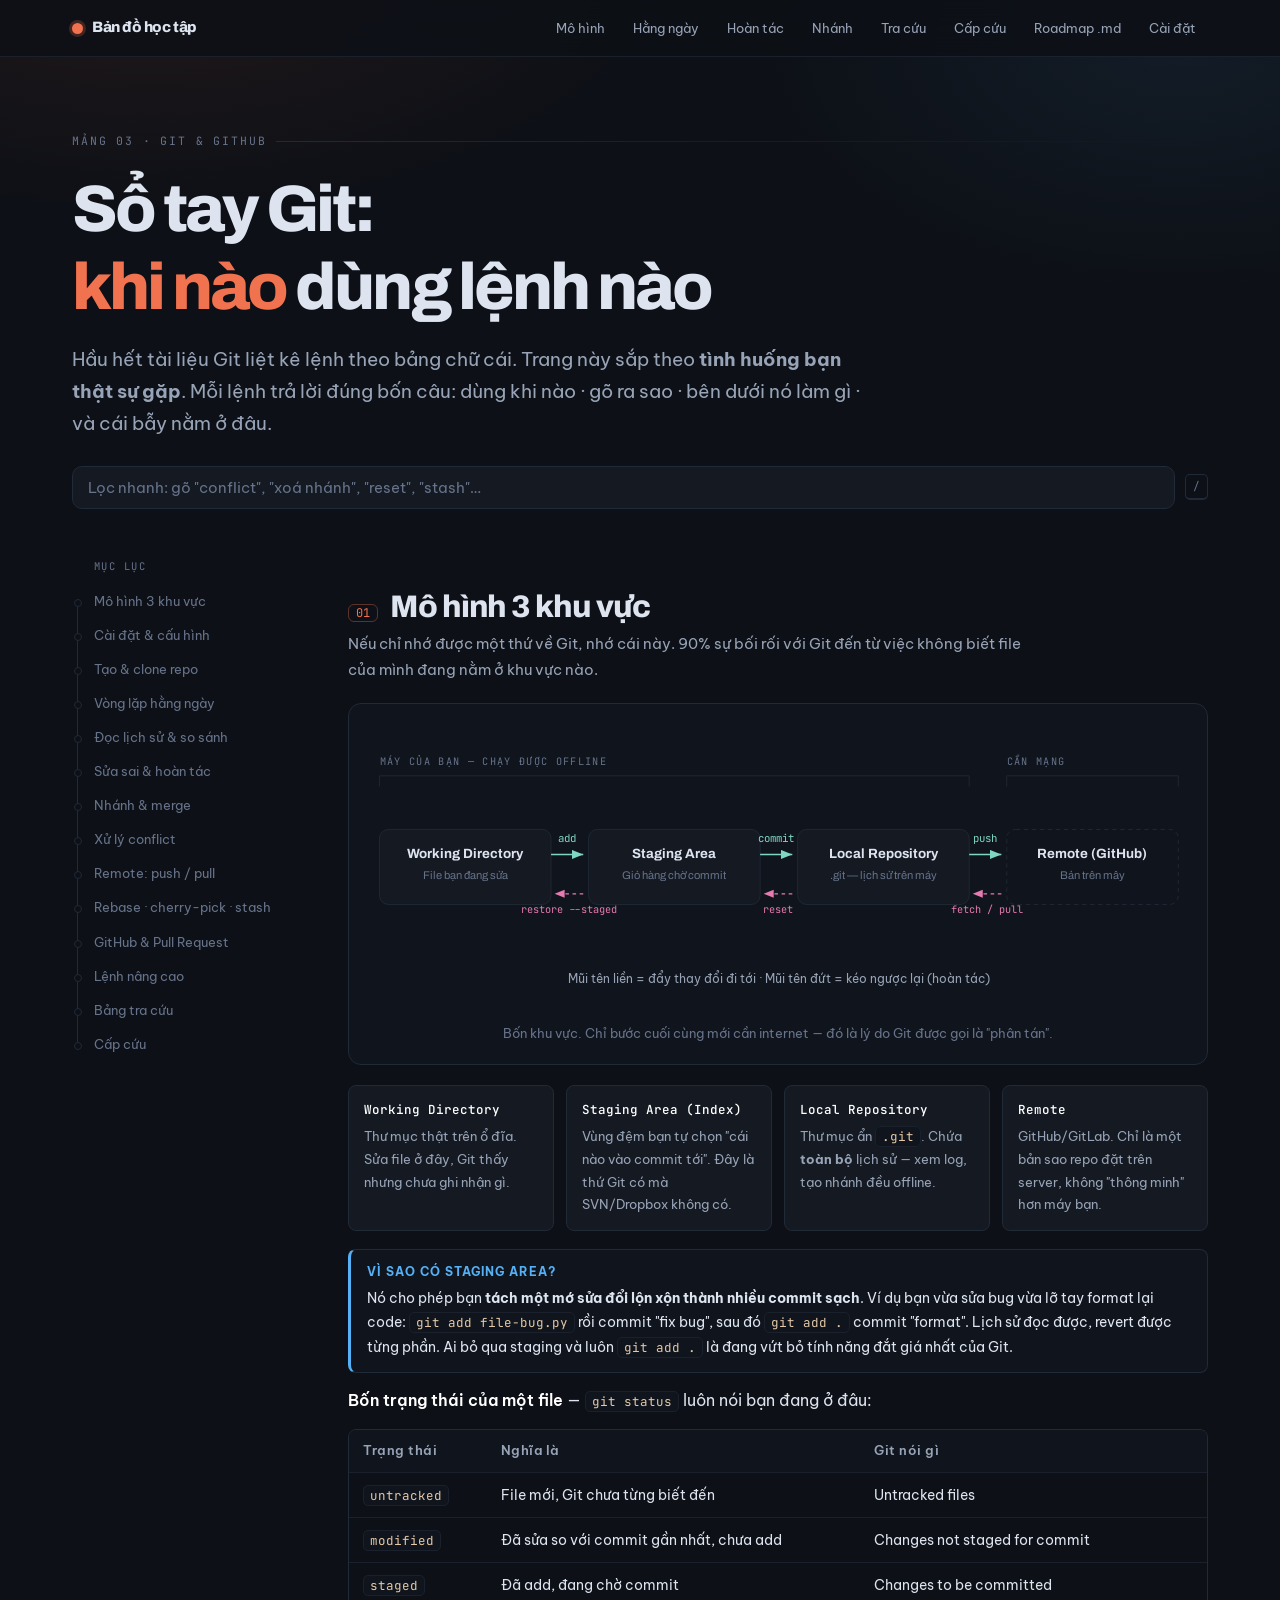
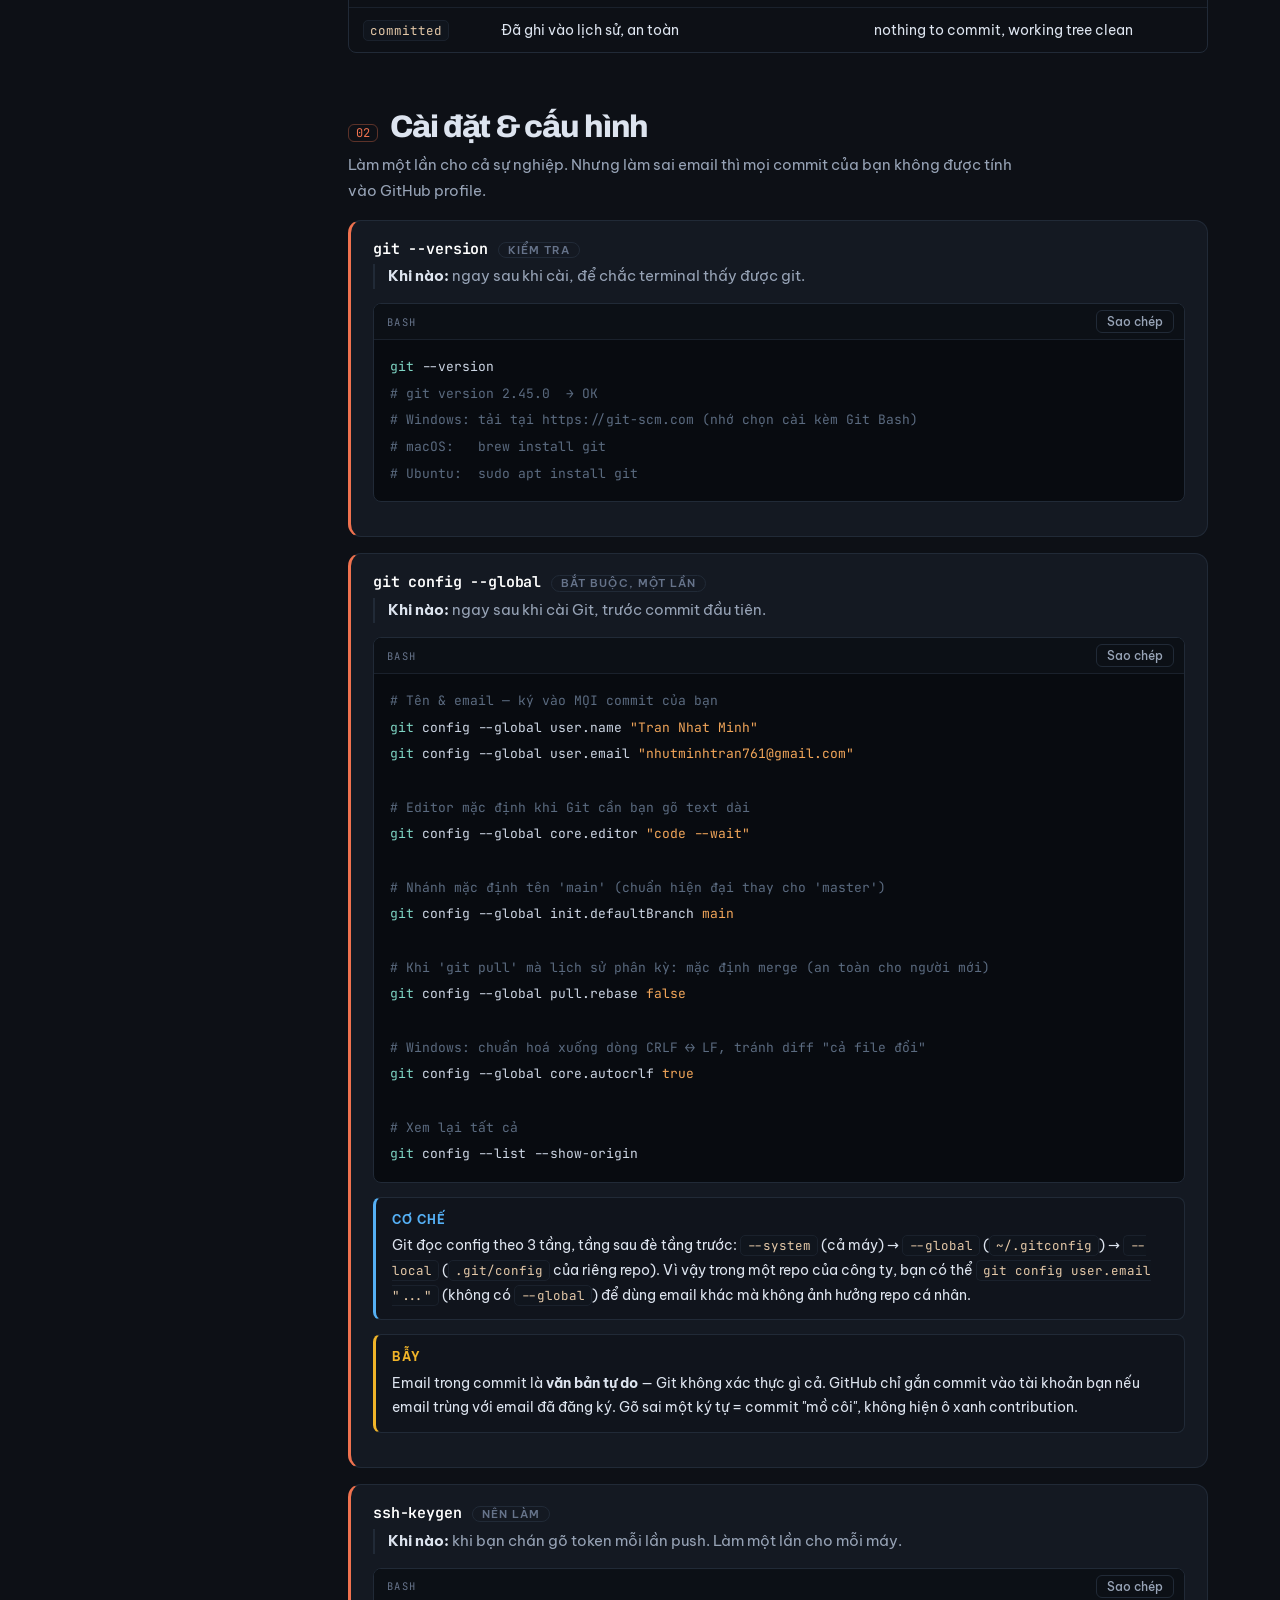
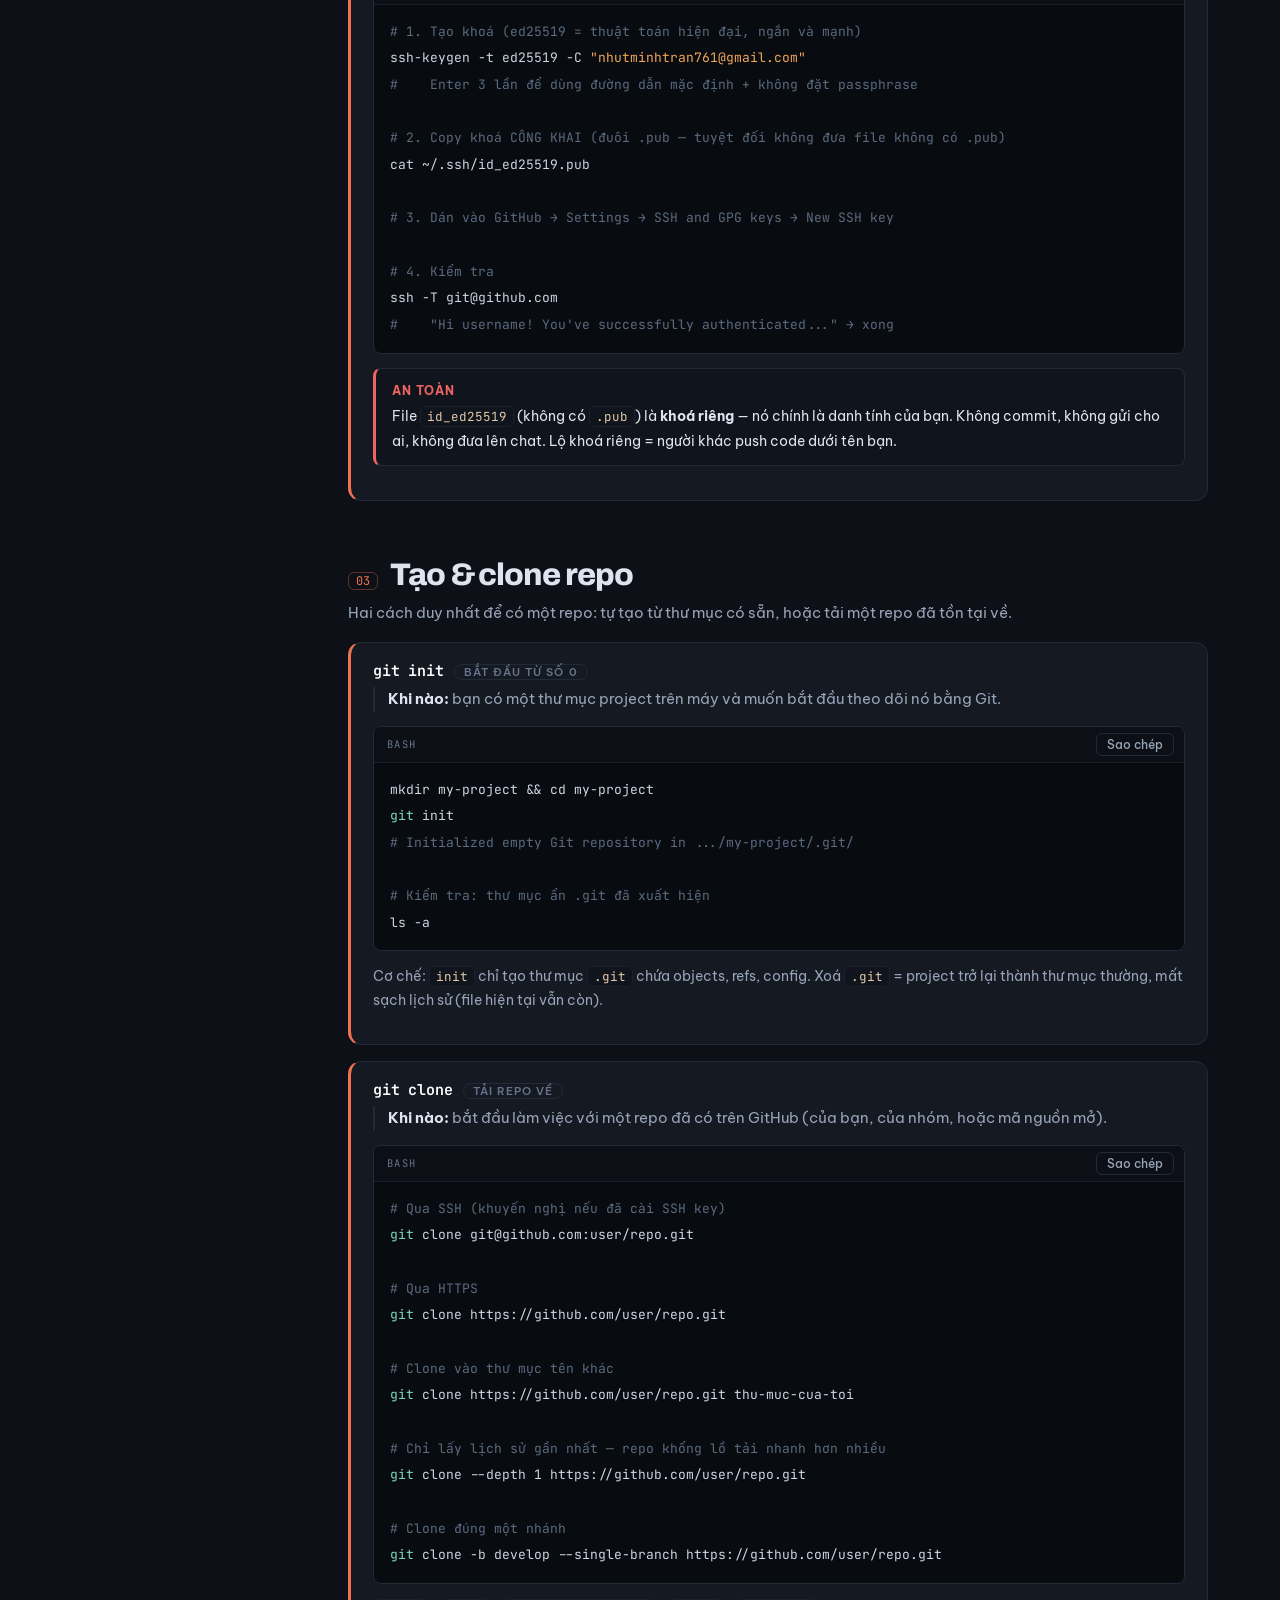
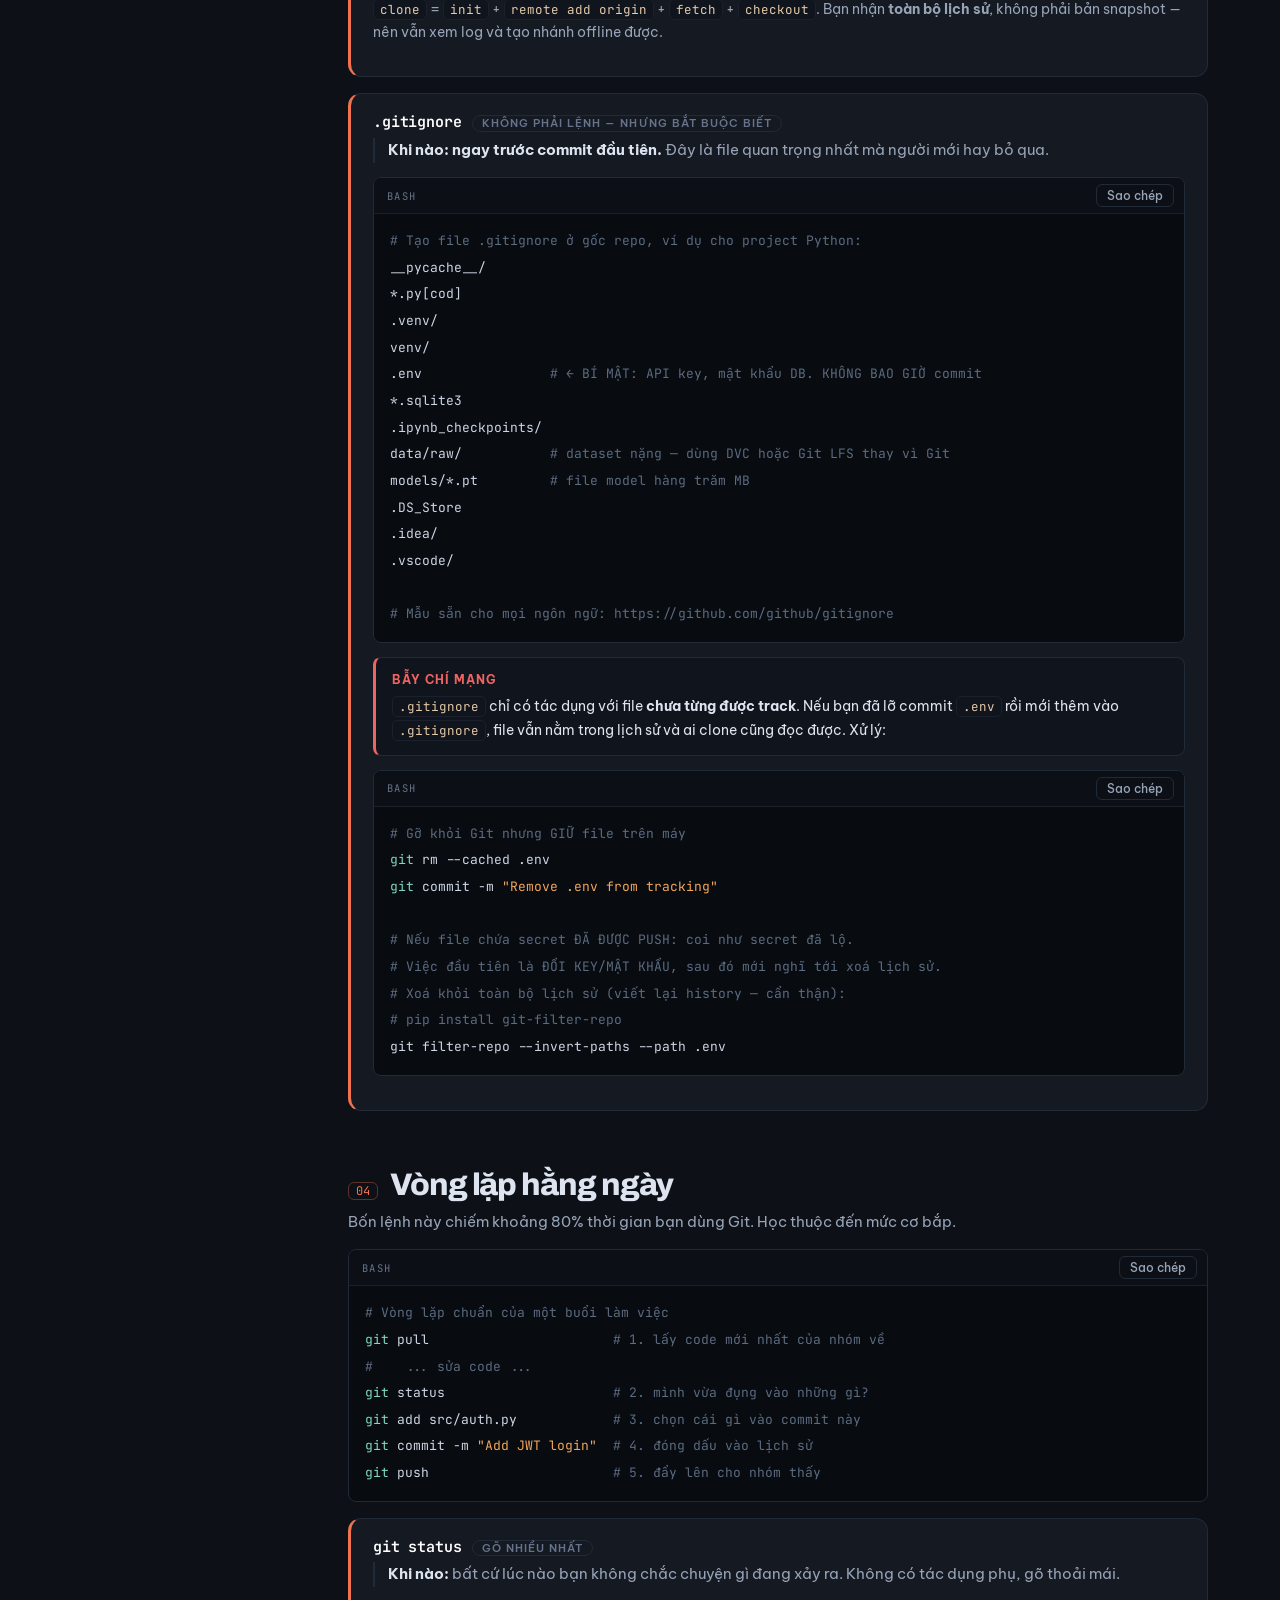
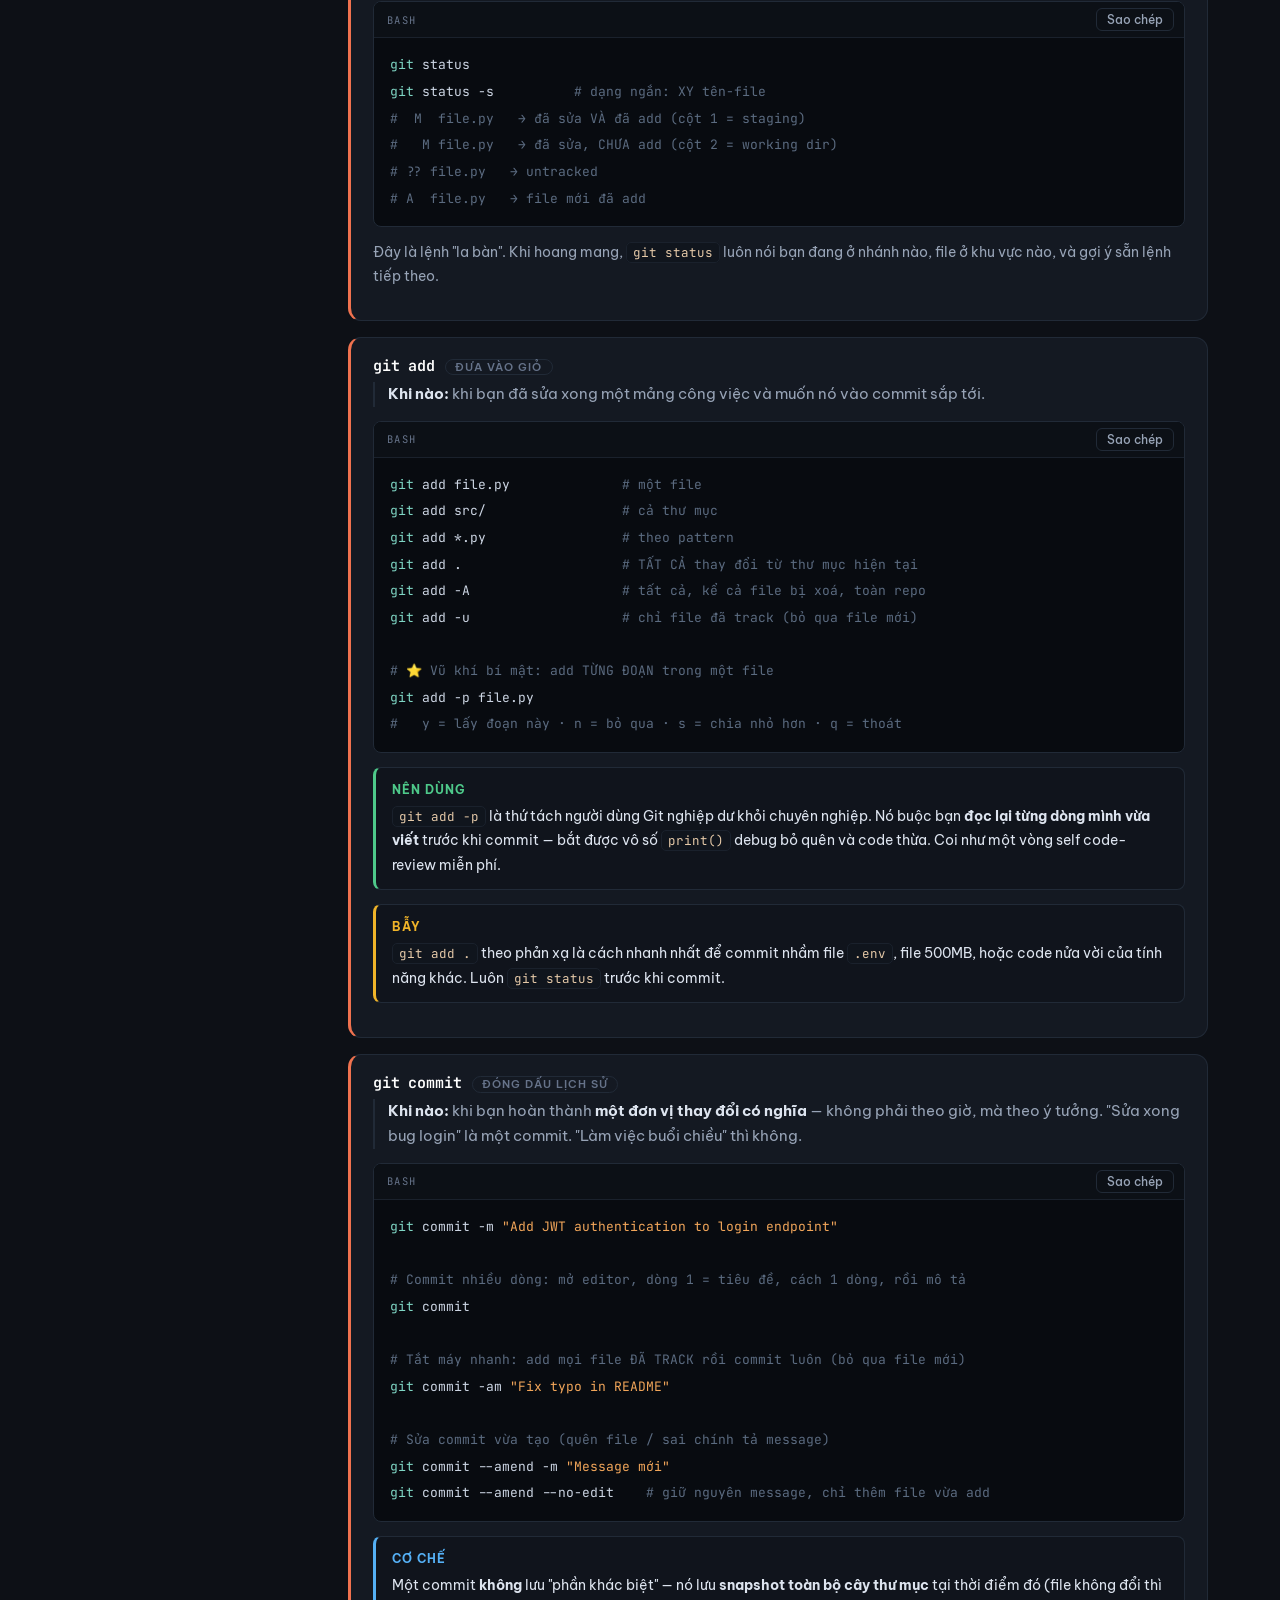
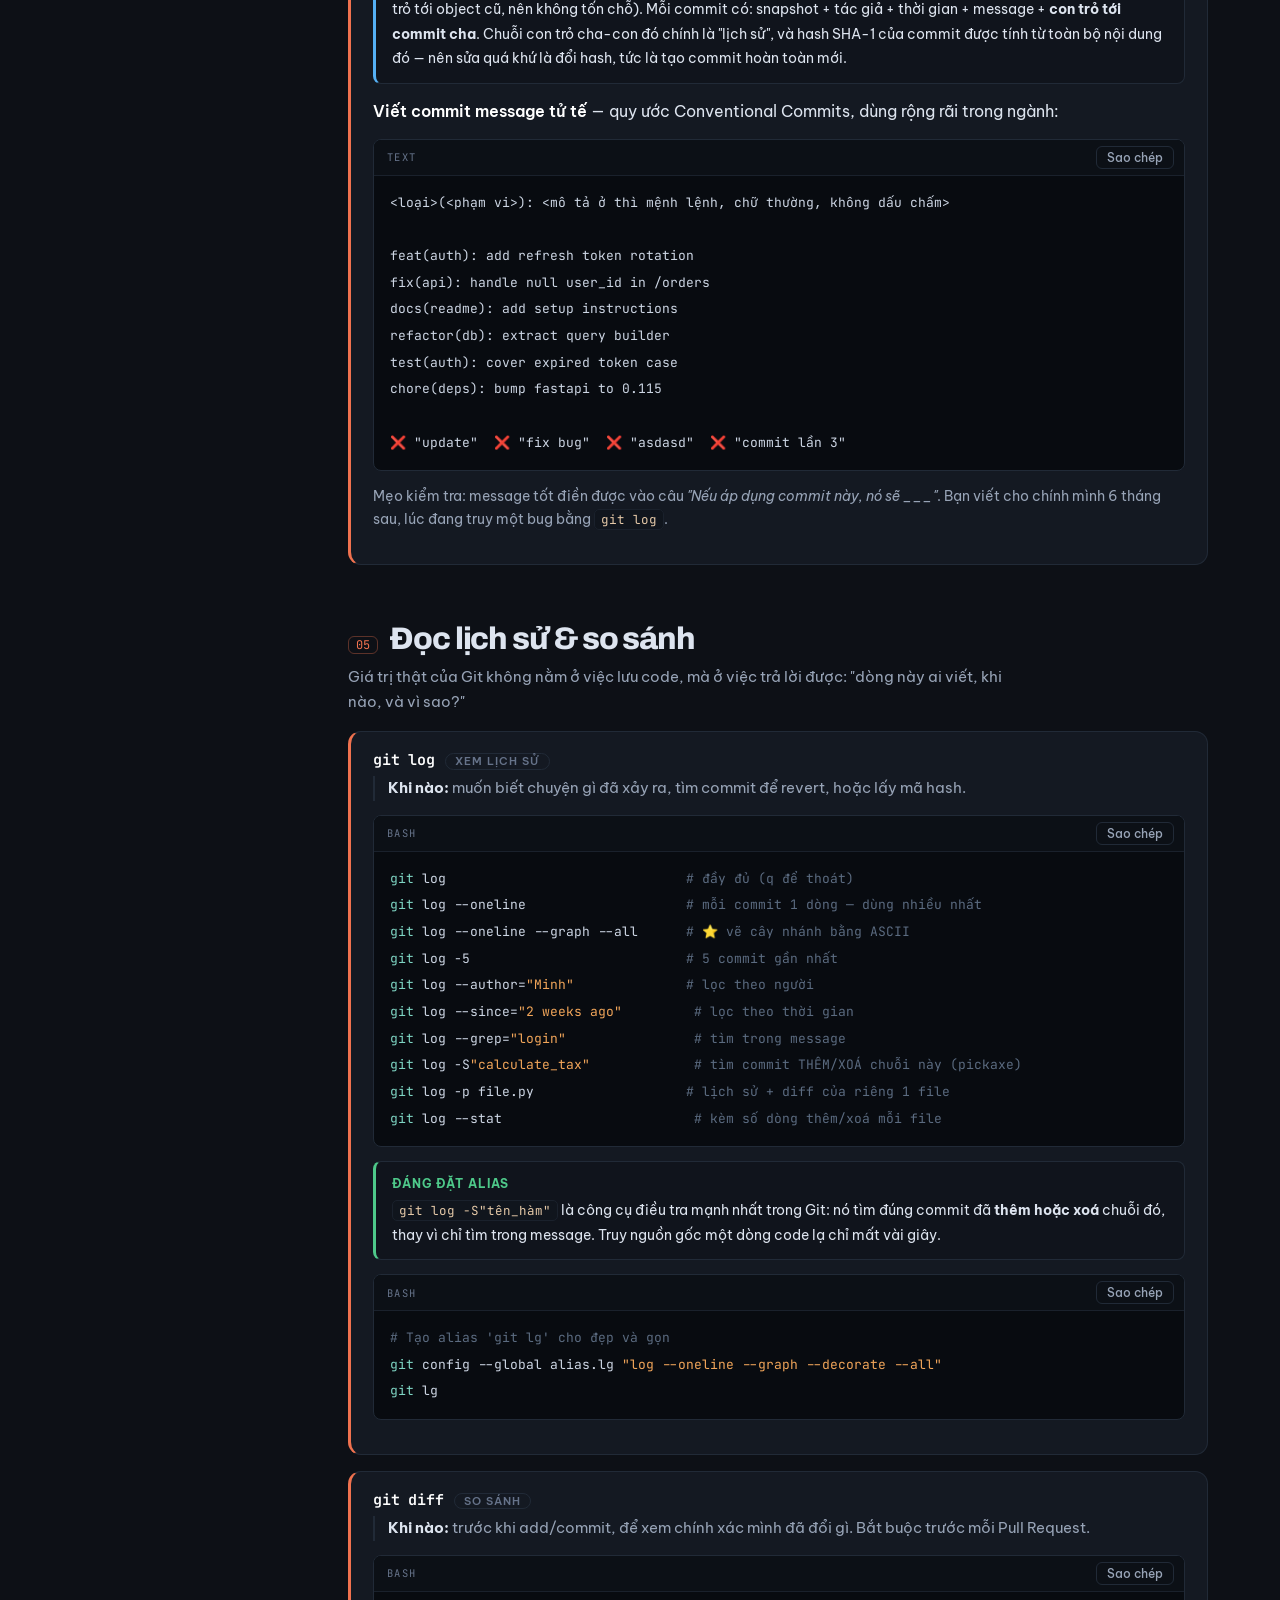
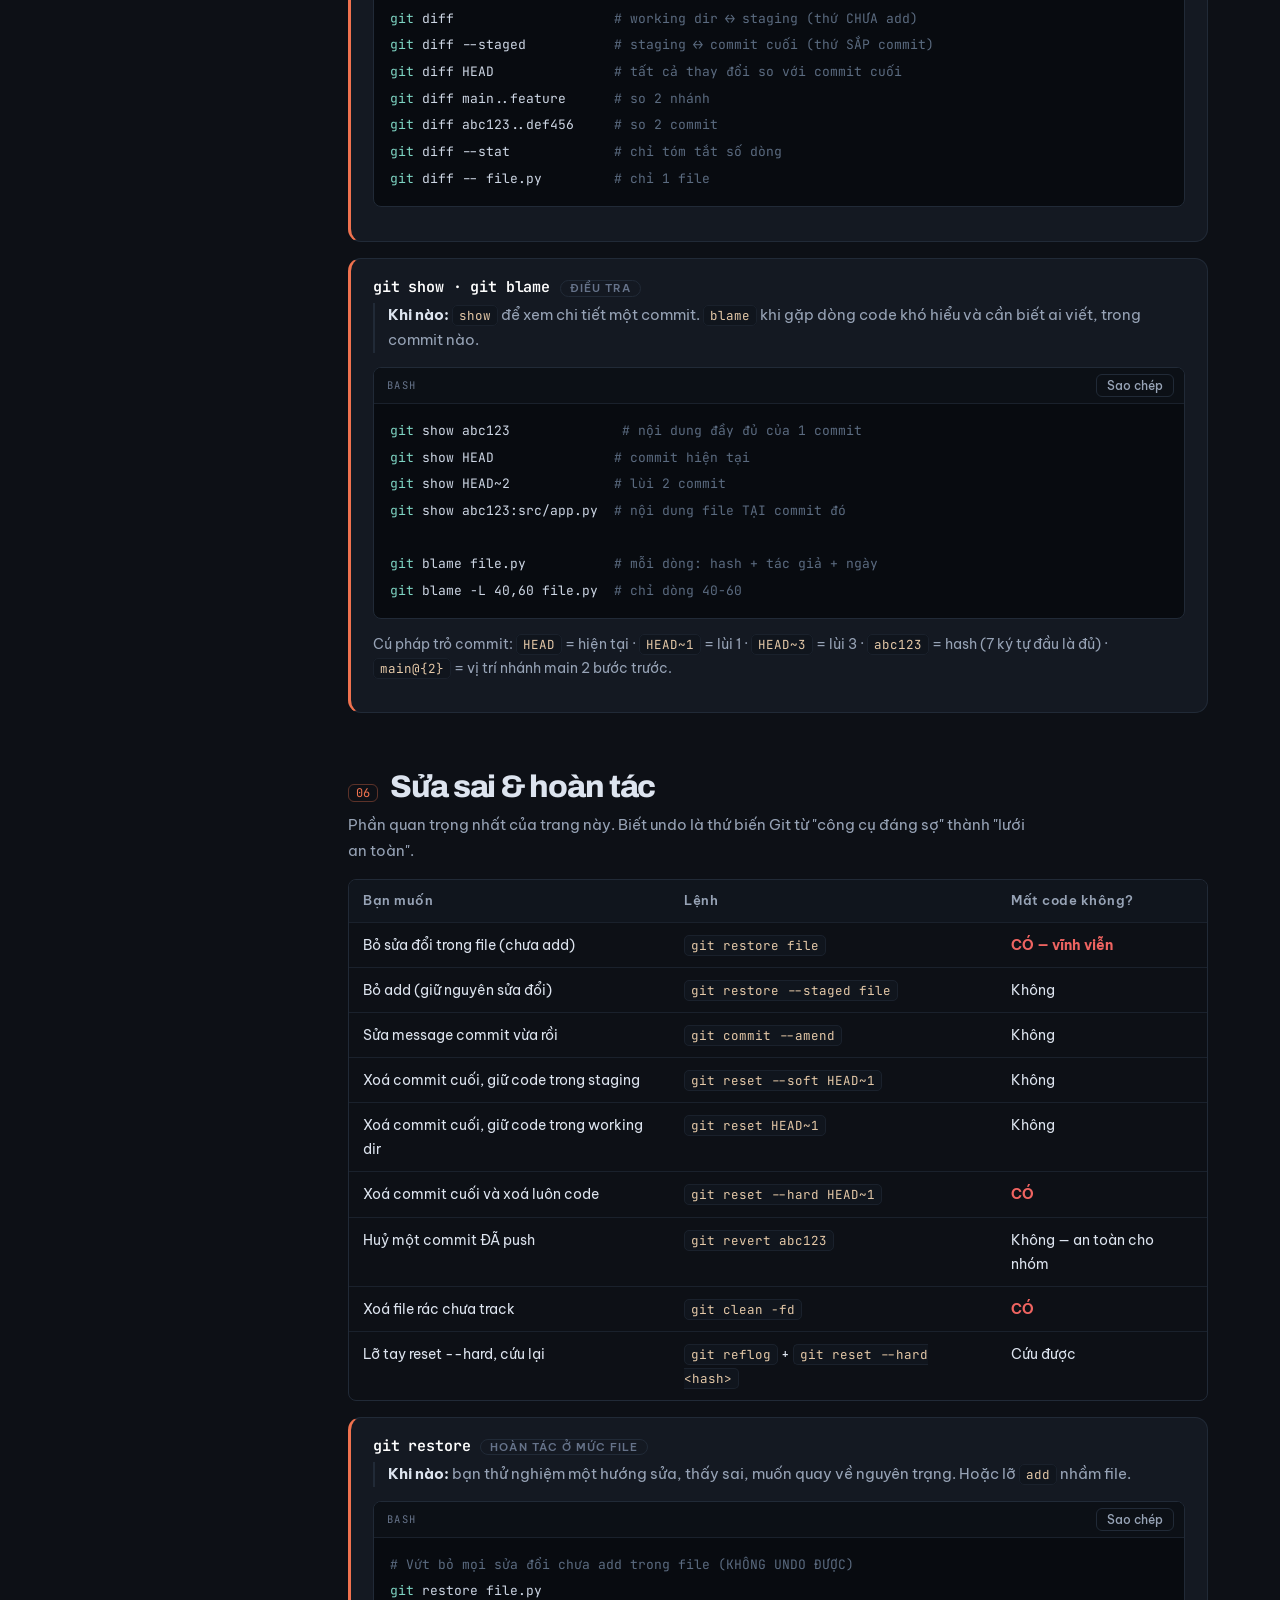
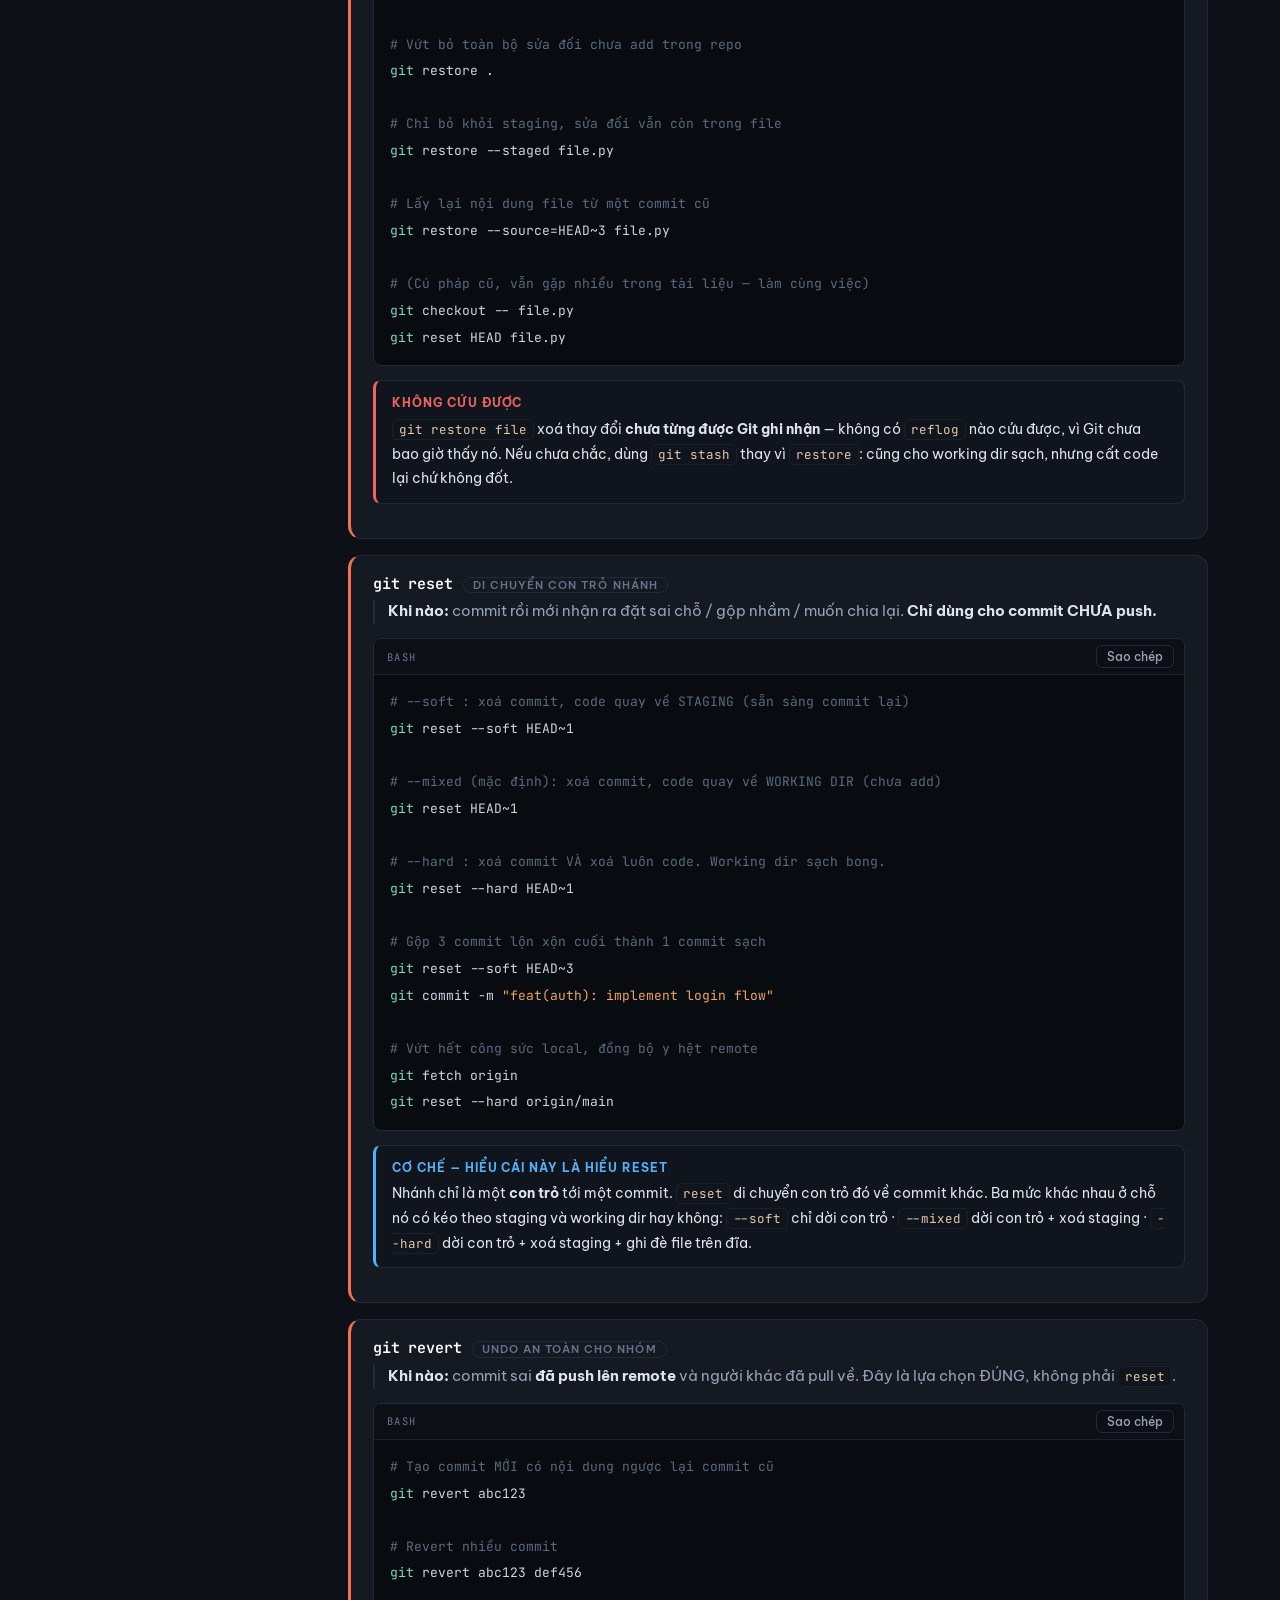
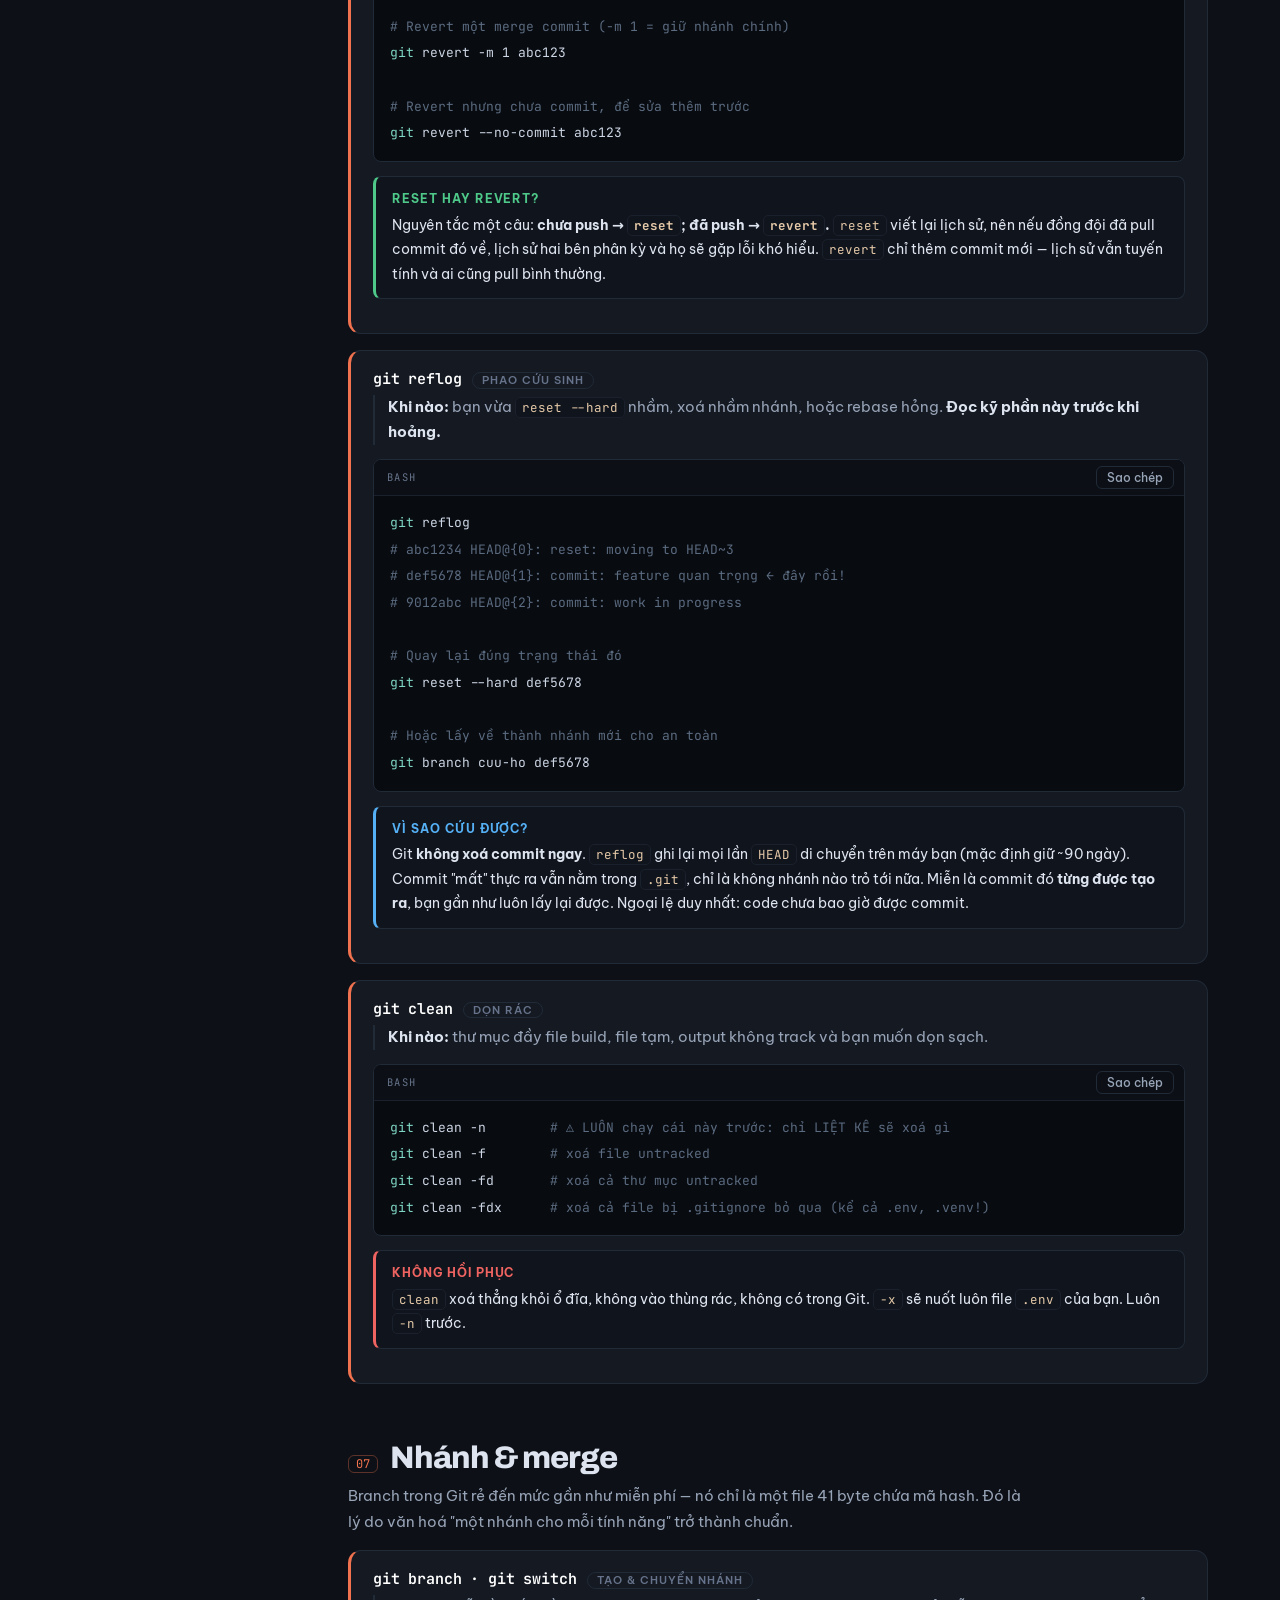
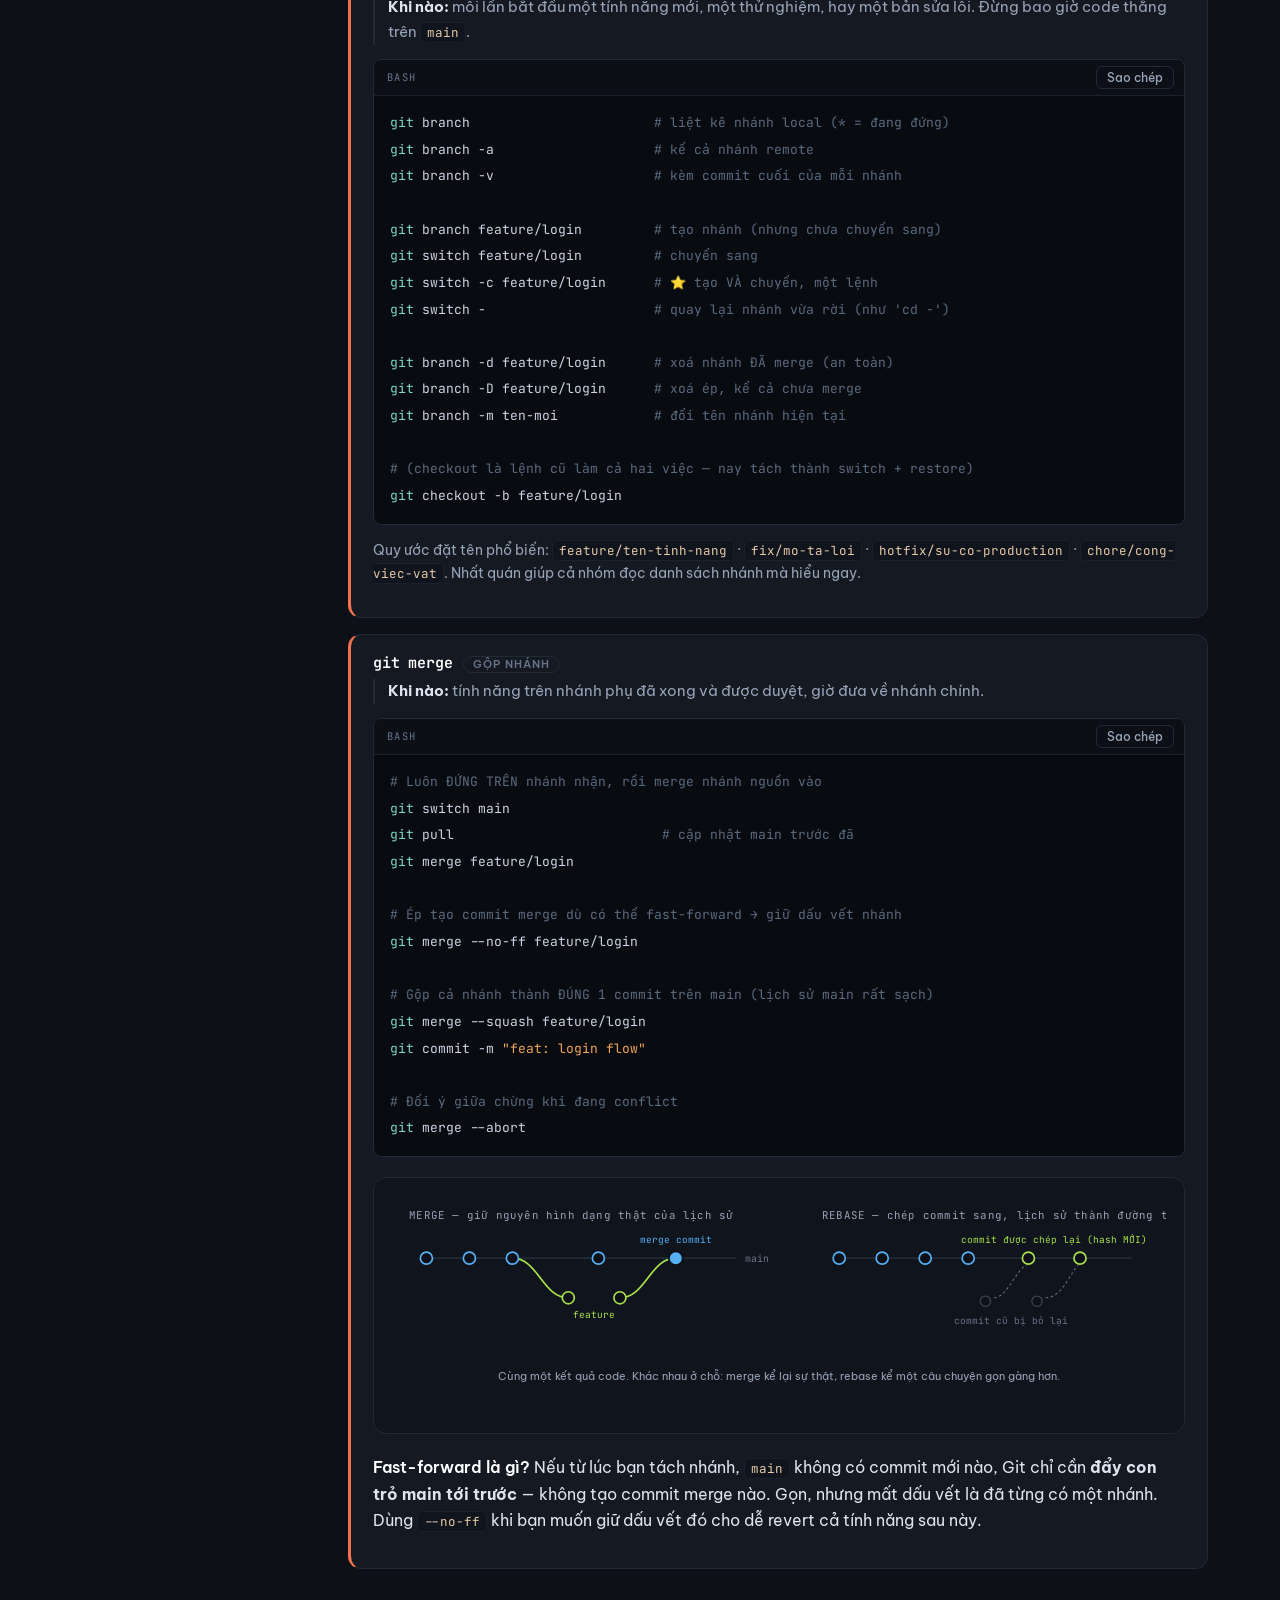
<file: 03-Git-GitHub/git.html>
<!doctype html>
<html lang="vi">
<head>
<meta charset="utf-8">
<meta name="viewport" content="width=device-width, initial-scale=1">
<title>Sổ tay Git — khi nào dùng lệnh nào</title>
<link rel="icon" href="data:image/svg+xml,%3Csvg%20xmlns%3D%22http%3A%2F%2Fwww.w3.org%2F2000%2Fsvg%22%20viewBox%3D%220%200%2032%2032%22%3E%3Crect%20width%3D%2232%22%20height%3D%2232%22%20rx%3D%227%22%20fill%3D%22%230d1016%22%2F%3E%3Cpath%20d%3D%22M7%2025%20L13%2025%20A6%206%200%200%200%2019%2019%20L19%2015%22%20fill%3D%22none%22%20stroke%3D%22%2366738a%22%20stroke-width%3D%223%22%20stroke-linecap%3D%22round%22%20stroke-linejoin%3D%22round%22%2F%3E%3Ccircle%20cx%3D%2219%22%20cy%3D%229%22%20r%3D%224.5%22%20fill%3D%22%23f0724f%22%2F%3E%3C%2Fsvg%3E">
<meta name="description" content="Hướng dẫn Git theo tình huống: mỗi lệnh trả lời 'khi nào dùng', 'gõ thế nào', 'cơ chế bên dưới' và 'bẫy thường gặp'.">
<link rel="preconnect" href="https://fonts.googleapis.com">
<link rel="preconnect" href="https://fonts.gstatic.com" crossorigin>
<link href="https://fonts.googleapis.com/css2?family=Archivo:wght@600;700;800&family=Be+Vietnam+Pro:wght@400;500;600&family=JetBrains+Mono:wght@400;500&display=swap" rel="stylesheet">
<link rel="stylesheet" href="../assets/hoc.css">
<style>
  /* Layout riêng của trang này: rail điều hướng dính bên trái + nội dung */
  .layout { display: grid; grid-template-columns: 232px minmax(0, 1fr); gap: 44px; align-items: start; }
  .sidenav { position: sticky; top: 74px; max-height: calc(100vh - 96px); overflow-y: auto; padding: 8px 0 30px; }
  .sidenav ol { list-style: none; margin: 0; padding: 0; position: relative; }
  .sidenav ol::before { content: ""; position: absolute; left: 5px; top: 12px; bottom: 12px; width: 1px; background: var(--line); }
  .sidenav a {
    display: block; position: relative; padding: 5px 0 5px 22px;
    font-size: 13.4px; color: var(--text-faint); text-decoration: none; line-height: 1.45;
  }
  .sidenav a::before {
    content: ""; position: absolute; left: 1.5px; top: 12px; width: 8px; height: 8px;
    border-radius: 50%; background: var(--ink); border: 1.5px solid var(--line); transition: .18s;
  }
  .sidenav a:hover { color: var(--text); }
  .sidenav a[aria-current] { color: var(--accent); font-weight: 500; }
  .sidenav a[aria-current]::before { background: var(--accent); border-color: var(--accent); box-shadow: 0 0 0 3px color-mix(in srgb, var(--accent) 20%, transparent); }
  .sidenav .sn-head { font-family: var(--f-mono); font-size: 10.5px; letter-spacing: .14em; text-transform: uppercase; color: var(--text-faint); margin: 0 0 12px 22px; }

  .searchbar { display: flex; gap: 10px; align-items: center; margin: 26px 0 0; }
  .searchbar input {
    flex: 1; background: var(--panel); border: 1px solid var(--line); color: var(--text);
    font-family: var(--f-body); font-size: 14.5px; padding: 11px 15px; border-radius: 10px;
  }
  .searchbar input::placeholder { color: var(--text-faint); }
  .searchbar kbd {
    font-family: var(--f-mono); font-size: 11px; color: var(--text-faint);
    border: 1px solid var(--line); border-bottom-width: 2px; border-radius: 5px; padding: 2px 7px;
  }

  section { padding-top: 40px; }
  section > h2 {
    font-size: clamp(1.45rem, 2.6vw, 1.95rem); font-weight: 800; letter-spacing: -.035em;
    display: flex; align-items: baseline; gap: 12px; margin-bottom: 6px;
  }
  section > h2 .num {
    font-family: var(--f-mono); font-size: 12px; font-weight: 400; color: var(--accent);
    border: 1px solid color-mix(in srgb, var(--accent) 35%, transparent); border-radius: 6px;
    padding: 1px 7px; letter-spacing: 0;
  }
  section > .sub { color: var(--text-dim); font-size: 15px; margin: 0 0 10px; max-width: 68ch; }

  .diagram { background: var(--ink-2); border: 1px solid var(--line); border-radius: var(--r); padding: 20px 18px; margin: 20px 0; }
  .diagram svg { display: block; width: 100%; height: auto; }
  .diagram figcaption { font-size: 13px; color: var(--text-faint); margin-top: 12px; text-align: center; }

  .flow { display: grid; grid-template-columns: repeat(auto-fit, minmax(190px, 1fr)); gap: 12px; margin: 18px 0; }
  .flow > div { background: var(--panel); border: 1px solid var(--line); border-radius: var(--r-sm); padding: 13px 15px; }
  .flow h5 { font-family: var(--f-mono); font-size: 12.5px; color: #fff; margin: 0 0 5px; font-weight: 500; }
  .flow p { font-size: 13.3px; color: var(--text-dim); margin: 0; }

  @media (max-width: 900px) {
    .layout { grid-template-columns: 1fr; gap: 0; }
    .sidenav { position: static; max-height: none; border-bottom: 1px solid var(--line-soft); margin-bottom: 20px; }
    .sidenav ol { display: flex; flex-wrap: wrap; gap: 4px; }
    .sidenav ol::before { display: none; }
    .sidenav a { padding: 5px 11px; border: 1px solid var(--line); border-radius: 999px; font-size: 12.5px; }
    .sidenav a::before { display: none; }
  }
</style>
</head>
<body>

<header class="topbar">
  <div class="topbar-in">
    <a class="brand" href="../index.html"><span class="brand-dot"></span>Bản đồ học tập</a>
    <nav>
      <a href="#mo-hinh">Mô hình</a>
      <a href="#hang-ngay">Hằng ngày</a>
      <a href="#undo">Hoàn tác</a>
      <a href="#branch">Nhánh</a>
      <a href="#tra-cuu">Tra cứu</a>
      <a href="#sos">Cấp cứu</a>
      <a href="README.md">Roadmap .md</a>
      <a href="../cai-dat.html">Cài đặt</a>
    </nav>
  </div>
</header>

<main class="wrap">

  <div class="hero">
    <div class="eyebrow">Mảng 03 · Git &amp; GitHub</div>
    <h1>Sổ tay Git:<br><em>khi nào</em> dùng lệnh nào</h1>
    <p class="lede">
      Hầu hết tài liệu Git liệt kê lệnh theo bảng chữ cái. Trang này sắp theo <b>tình huống bạn thật sự gặp</b>.
      Mỗi lệnh trả lời đúng bốn câu: dùng khi nào · gõ ra sao · bên dưới nó làm gì · và cái bẫy nằm ở đâu.
    </p>
    <div class="searchbar">
      <input id="filter" type="search" placeholder="Lọc nhanh: gõ &quot;conflict&quot;, &quot;xoá nhánh&quot;, &quot;reset&quot;, &quot;stash&quot;…" aria-label="Lọc lệnh Git">
      <kbd>/</kbd>
    </div>
    <p id="filter-empty" class="muted small" hidden style="margin-top:10px">Không có lệnh nào khớp. Thử từ khoá ngắn hơn.</p>
  </div>

  <div class="layout">

    <aside class="sidenav" data-spy>
      <p class="sn-head">Mục lục</p>
      <ol>
        <li><a href="#mo-hinh">Mô hình 3 khu vực</a></li>
        <li><a href="#cai-dat">Cài đặt &amp; cấu hình</a></li>
        <li><a href="#khoi-tao">Tạo &amp; clone repo</a></li>
        <li><a href="#hang-ngay">Vòng lặp hằng ngày</a></li>
        <li><a href="#lich-su">Đọc lịch sử &amp; so sánh</a></li>
        <li><a href="#undo">Sửa sai &amp; hoàn tác</a></li>
        <li><a href="#branch">Nhánh &amp; merge</a></li>
        <li><a href="#conflict">Xử lý conflict</a></li>
        <li><a href="#remote">Remote: push / pull</a></li>
        <li><a href="#rebase">Rebase · cherry-pick · stash</a></li>
        <li><a href="#github">GitHub &amp; Pull Request</a></li>
        <li><a href="#nang-cao">Lệnh nâng cao</a></li>
        <li><a href="#tra-cuu">Bảng tra cứu</a></li>
        <li><a href="#sos">Cấp cứu</a></li>
      </ol>
    </aside>

    <div>

<!-- ============ 1. MÔ HÌNH ============ -->
<section id="mo-hinh">
  <h2><span class="num">01</span> Mô hình 3 khu vực</h2>
  <p class="sub">Nếu chỉ nhớ được một thứ về Git, nhớ cái này. 90% sự bối rối với Git đến từ việc không biết file của mình đang nằm ở khu vực nào.</p>

  <figure class="diagram">
    <svg viewBox="0 0 920 320" role="img" aria-label="Sơ đồ bốn khu vực của Git: thư mục làm việc, staging area, repo local, repo remote">
      <defs>
        <marker id="ar" markerWidth="9" markerHeight="9" refX="8" refY="3.2" orient="auto">
          <path d="M0,0 L8,3.2 L0,6.4 z" fill="#7fd6c4"/>
        </marker>
        <marker id="ar2" markerWidth="9" markerHeight="9" refX="8" refY="3.2" orient="auto">
          <path d="M0,0 L8,3.2 L0,6.4 z" fill="#e57bb0"/>
        </marker>
      </defs>

      <!-- 4 hộp -->
      <g font-family="Archivo, sans-serif">
        <rect x="14"  y="118" width="192" height="84" rx="10" fill="#141922" stroke="#212a37"/>
        <rect x="248" y="118" width="192" height="84" rx="10" fill="#141922" stroke="#212a37"/>
        <rect x="482" y="118" width="192" height="84" rx="10" fill="#141922" stroke="#212a37"/>
        <rect x="716" y="118" width="192" height="84" rx="10" fill="#10141c" stroke="#212a37" stroke-dasharray="5 4"/>

        <text x="110" y="150" text-anchor="middle" fill="#dde4ef" font-size="15" font-weight="700">Working Directory</text>
        <text x="110" y="174" text-anchor="middle" fill="#66738a" font-size="12.5">File bạn đang sửa</text>

        <text x="344" y="150" text-anchor="middle" fill="#dde4ef" font-size="15" font-weight="700">Staging Area</text>
        <text x="344" y="174" text-anchor="middle" fill="#66738a" font-size="12.5">Giỏ hàng chờ commit</text>

        <text x="578" y="150" text-anchor="middle" fill="#dde4ef" font-size="15" font-weight="700">Local Repository</text>
        <text x="578" y="174" text-anchor="middle" fill="#66738a" font-size="12.5">.git — lịch sử trên máy</text>

        <text x="812" y="150" text-anchor="middle" fill="#dde4ef" font-size="15" font-weight="700">Remote (GitHub)</text>
        <text x="812" y="174" text-anchor="middle" fill="#66738a" font-size="12.5">Bản trên mây</text>
      </g>

      <!-- mũi tên đi tới -->
      <g stroke="#7fd6c4" stroke-width="1.6" fill="none" marker-end="url(#ar)">
        <path d="M206,146 L242,146"/>
        <path d="M440,146 L476,146"/>
        <path d="M674,146 L710,146"/>
      </g>
      <g font-family="JetBrains Mono, monospace" font-size="12" fill="#7fd6c4" text-anchor="middle">
        <text x="224" y="132">add</text>
        <text x="458" y="132">commit</text>
        <text x="692" y="132">push</text>
      </g>

      <!-- mũi tên quay lại -->
      <g stroke="#e57bb0" stroke-width="1.4" fill="none" marker-end="url(#ar2)" stroke-dasharray="4 4">
        <path d="M242,190 L210,190"/>
        <path d="M476,190 L444,190"/>
        <path d="M710,190 L678,190"/>
      </g>
      <g font-family="JetBrains Mono, monospace" font-size="11.5" fill="#e57bb0" text-anchor="middle">
        <text x="226" y="212">restore --staged</text>
        <text x="460" y="212">reset</text>
        <text x="694" y="212">fetch / pull</text>
      </g>

      <!-- nhãn trên/dưới -->
      <text x="14" y="46" font-family="JetBrains Mono, monospace" font-size="11.5" fill="#66738a" letter-spacing="1.5">MÁY CỦA BẠN — CHẠY ĐƯỢC OFFLINE</text>
      <line x1="14" y1="58" x2="674" y2="58" stroke="#212a37" stroke-width="1"/>
      <line x1="14" y1="58" x2="14" y2="70" stroke="#212a37"/>
      <line x1="674" y1="58" x2="674" y2="70" stroke="#212a37"/>

      <text x="716" y="46" font-family="JetBrains Mono, monospace" font-size="11.5" fill="#66738a" letter-spacing="1.5">CẦN MẠNG</text>
      <line x1="716" y1="58" x2="908" y2="58" stroke="#212a37"/>
      <line x1="716" y1="58" x2="716" y2="70" stroke="#212a37"/>
      <line x1="908" y1="58" x2="908" y2="70" stroke="#212a37"/>

      <text x="461" y="290" text-anchor="middle" font-family="Be Vietnam Pro, sans-serif" font-size="13" fill="#97a3b6">
        Mũi tên liền = đẩy thay đổi đi tới · Mũi tên đứt = kéo ngược lại (hoàn tác)
      </text>
    </svg>
    <figcaption>Bốn khu vực. Chỉ bước cuối cùng mới cần internet — đó là lý do Git được gọi là "phân tán".</figcaption>
  </figure>

  <div class="flow">
    <div><h5>Working Directory</h5><p>Thư mục thật trên ổ đĩa. Sửa file ở đây, Git thấy nhưng chưa ghi nhận gì.</p></div>
    <div><h5>Staging Area (Index)</h5><p>Vùng đệm bạn tự chọn "cái nào vào commit tới". Đây là thứ Git có mà SVN/Dropbox không có.</p></div>
    <div><h5>Local Repository</h5><p>Thư mục ẩn <code>.git</code>. Chứa <b>toàn bộ</b> lịch sử — xem log, tạo nhánh đều offline.</p></div>
    <div><h5>Remote</h5><p>GitHub/GitLab. Chỉ là một bản sao repo đặt trên server, không "thông minh" hơn máy bạn.</p></div>
  </div>

  <div class="note">
    <b>Vì sao có Staging Area?</b>
    <p>Nó cho phép bạn <b>tách một mớ sửa đổi lộn xộn thành nhiều commit sạch</b>. Ví dụ bạn vừa sửa bug vừa lỡ tay format lại code: <code>git add file-bug.py</code> rồi commit "fix bug", sau đó <code>git add .</code> commit "format". Lịch sử đọc được, revert được từng phần. Ai bỏ qua staging và luôn <code>git add .</code> là đang vứt bỏ tính năng đắt giá nhất của Git.</p>
  </div>

  <p><strong>Bốn trạng thái của một file</strong> — <code>git status</code> luôn nói bạn đang ở đâu:</p>
  <div class="table-scroll">
    <table>
      <thead><tr><th>Trạng thái</th><th>Nghĩa là</th><th>Git nói gì</th></tr></thead>
      <tbody>
        <tr><td><code>untracked</code></td><td>File mới, Git chưa từng biết đến</td><td>Untracked files</td></tr>
        <tr><td><code>modified</code></td><td>Đã sửa so với commit gần nhất, chưa add</td><td>Changes not staged for commit</td></tr>
        <tr><td><code>staged</code></td><td>Đã add, đang chờ commit</td><td>Changes to be committed</td></tr>
        <tr><td><code>committed</code></td><td>Đã ghi vào lịch sử, an toàn</td><td>nothing to commit, working tree clean</td></tr>
      </tbody>
    </table>
  </div>
</section>

<!-- ============ 2. CÀI ĐẶT ============ -->
<section id="cai-dat">
  <h2><span class="num">02</span> Cài đặt &amp; cấu hình</h2>
  <p class="sub">Làm một lần cho cả sự nghiệp. Nhưng làm sai email thì mọi commit của bạn không được tính vào GitHub profile.</p>

  <div class="cmd" data-searchable>
    <h4>git --version <span class="tag">kiểm tra</span></h4>
    <p class="when"><b>Khi nào:</b> ngay sau khi cài, để chắc terminal thấy được git.</p>
    <div class="code" data-lang="bash"><pre><code><b>git</b> --version
<i># git version 2.45.0  → OK</i>
<i># Windows: tải tại https://git-scm.com (nhớ chọn cài kèm Git Bash)</i>
<i># macOS:   brew install git</i>
<i># Ubuntu:  sudo apt install git</i></code></pre></div>
  </div>

  <div class="cmd" data-searchable>
    <h4>git config --global <span class="tag">bắt buộc, một lần</span></h4>
    <p class="when"><b>Khi nào:</b> ngay sau khi cài Git, trước commit đầu tiên.</p>
    <div class="code" data-lang="bash"><pre><code><i># Tên &amp; email — ký vào MỌI commit của bạn</i>
<b>git</b> config --global user.name <u>"Tran Nhat Minh"</u>
<b>git</b> config --global user.email <u>"nhutminhtran761@gmail.com"</u>

<i># Editor mặc định khi Git cần bạn gõ text dài</i>
<b>git</b> config --global core.editor <u>"code --wait"</u>

<i># Nhánh mặc định tên 'main' (chuẩn hiện đại thay cho 'master')</i>
<b>git</b> config --global init.defaultBranch <u>main</u>

<i># Khi 'git pull' mà lịch sử phân kỳ: mặc định merge (an toàn cho người mới)</i>
<b>git</b> config --global pull.rebase <u>false</u>

<i># Windows: chuẩn hoá xuống dòng CRLF ↔ LF, tránh diff "cả file đổi"</i>
<b>git</b> config --global core.autocrlf <u>true</u>

<i># Xem lại tất cả</i>
<b>git</b> config --list --show-origin</code></pre></div>
    <div class="note">
      <b>Cơ chế</b>
      <p>Git đọc config theo 3 tầng, tầng sau đè tầng trước: <code>--system</code> (cả máy) → <code>--global</code> (<code>~/.gitconfig</code>) → <code>--local</code> (<code>.git/config</code> của riêng repo). Vì vậy trong một repo của công ty, bạn có thể <code>git config user.email "..."</code> (không có <code>--global</code>) để dùng email khác mà không ảnh hưởng repo cá nhân.</p>
    </div>
    <div class="warn">
      <b>Bẫy</b>
      <p>Email trong commit là <b>văn bản tự do</b> — Git không xác thực gì cả. GitHub chỉ gắn commit vào tài khoản bạn nếu email trùng với email đã đăng ký. Gõ sai một ký tự = commit "mồ côi", không hiện ô xanh contribution.</p>
    </div>
  </div>

  <div class="cmd" data-searchable>
    <h4>ssh-keygen <span class="tag">nên làm</span></h4>
    <p class="when"><b>Khi nào:</b> khi bạn chán gõ token mỗi lần push. Làm một lần cho mỗi máy.</p>
    <div class="code" data-lang="bash"><pre><code><i># 1. Tạo khoá (ed25519 = thuật toán hiện đại, ngắn và mạnh)</i>
ssh-keygen -t ed25519 -C <u>"nhutminhtran761@gmail.com"</u>
<i>#    Enter 3 lần để dùng đường dẫn mặc định + không đặt passphrase</i>

<i># 2. Copy khoá CÔNG KHAI (đuôi .pub — tuyệt đối không đưa file không có .pub)</i>
cat ~/.ssh/id_ed25519.pub

<i># 3. Dán vào GitHub → Settings → SSH and GPG keys → New SSH key</i>

<i># 4. Kiểm tra</i>
ssh -T git@github.com
<i>#    "Hi username! You've successfully authenticated..." → xong</i></code></pre></div>
    <div class="danger-box">
      <b>An toàn</b>
      <p>File <code>id_ed25519</code> (không có <code>.pub</code>) là <b>khoá riêng</b> — nó chính là danh tính của bạn. Không commit, không gửi cho ai, không đưa lên chat. Lộ khoá riêng = người khác push code dưới tên bạn.</p>
    </div>
  </div>
</section>

<!-- ============ 3. KHỞI TẠO ============ -->
<section id="khoi-tao">
  <h2><span class="num">03</span> Tạo &amp; clone repo</h2>
  <p class="sub">Hai cách duy nhất để có một repo: tự tạo từ thư mục có sẵn, hoặc tải một repo đã tồn tại về.</p>

  <div class="cmd" data-searchable>
    <h4>git init <span class="tag">bắt đầu từ số 0</span></h4>
    <p class="when"><b>Khi nào:</b> bạn có một thư mục project trên máy và muốn bắt đầu theo dõi nó bằng Git.</p>
    <div class="code" data-lang="bash"><pre><code>mkdir my-project &amp;&amp; cd my-project
<b>git</b> init
<i># Initialized empty Git repository in .../my-project/.git/</i>

<i># Kiểm tra: thư mục ẩn .git đã xuất hiện</i>
ls -a</code></pre></div>
    <p class="small muted">Cơ chế: <code>init</code> chỉ tạo thư mục <code>.git</code> chứa objects, refs, config. Xoá <code>.git</code> = project trở lại thành thư mục thường, mất sạch lịch sử (file hiện tại vẫn còn).</p>
  </div>

  <div class="cmd" data-searchable>
    <h4>git clone <span class="tag">tải repo về</span></h4>
    <p class="when"><b>Khi nào:</b> bắt đầu làm việc với một repo đã có trên GitHub (của bạn, của nhóm, hoặc mã nguồn mở).</p>
    <div class="code" data-lang="bash"><pre><code><i># Qua SSH (khuyến nghị nếu đã cài SSH key)</i>
<b>git</b> clone git@github.com:user/repo.git

<i># Qua HTTPS</i>
<b>git</b> clone https://github.com/user/repo.git

<i># Clone vào thư mục tên khác</i>
<b>git</b> clone https://github.com/user/repo.git thu-muc-cua-toi

<i># Chỉ lấy lịch sử gần nhất — repo khổng lồ tải nhanh hơn nhiều</i>
<b>git</b> clone --depth 1 https://github.com/user/repo.git

<i># Clone đúng một nhánh</i>
<b>git</b> clone -b develop --single-branch https://github.com/user/repo.git</code></pre></div>
    <p class="small muted"><code>clone</code> = <code>init</code> + <code>remote add origin</code> + <code>fetch</code> + <code>checkout</code>. Bạn nhận <b>toàn bộ lịch sử</b>, không phải bản snapshot — nên vẫn xem log và tạo nhánh offline được.</p>
  </div>

  <div class="cmd" data-searchable>
    <h4>.gitignore <span class="tag">không phải lệnh — nhưng bắt buộc biết</span></h4>
    <p class="when"><b>Khi nào:</b> <b>ngay trước commit đầu tiên.</b> Đây là file quan trọng nhất mà người mới hay bỏ qua.</p>
    <div class="code" data-lang="bash"><pre><code><i># Tạo file .gitignore ở gốc repo, ví dụ cho project Python:</i>
__pycache__/
*.py[cod]
.venv/
venv/
.env                <i># ← BÍ MẬT: API key, mật khẩu DB. KHÔNG BAO GIỜ commit</i>
*.sqlite3
.ipynb_checkpoints/
data/raw/           <i># dataset nặng — dùng DVC hoặc Git LFS thay vì Git</i>
models/*.pt         <i># file model hàng trăm MB</i>
.DS_Store
.idea/
.vscode/

<i># Mẫu sẵn cho mọi ngôn ngữ: https://github.com/github/gitignore</i></code></pre></div>
    <div class="danger-box">
      <b>Bẫy chí mạng</b>
      <p><code>.gitignore</code> chỉ có tác dụng với file <b>chưa từng được track</b>. Nếu bạn đã lỡ commit <code>.env</code> rồi mới thêm vào <code>.gitignore</code>, file vẫn nằm trong lịch sử và ai clone cũng đọc được. Xử lý:</p>
    </div>
    <div class="code" data-lang="bash"><pre><code><i># Gỡ khỏi Git nhưng GIỮ file trên máy</i>
<b>git</b> rm --cached .env
<b>git</b> commit -m <u>"Remove .env from tracking"</u>

<i># Nếu file chứa secret ĐÃ ĐƯỢC PUSH: coi như secret đã lộ.</i>
<i># Việc đầu tiên là ĐỔI KEY/MẬT KHẨU, sau đó mới nghĩ tới xoá lịch sử.</i>
<i># Xoá khỏi toàn bộ lịch sử (viết lại history — cẩn thận):</i>
<i># pip install git-filter-repo</i>
git filter-repo --invert-paths --path .env</code></pre></div>
  </div>
</section>

<!-- ============ 4. HẰNG NGÀY ============ -->
<section id="hang-ngay">
  <h2><span class="num">04</span> Vòng lặp hằng ngày</h2>
  <p class="sub">Bốn lệnh này chiếm khoảng 80% thời gian bạn dùng Git. Học thuộc đến mức cơ bắp.</p>

  <div class="code" data-lang="bash"><pre><code><i># Vòng lặp chuẩn của một buổi làm việc</i>
<b>git</b> pull                       <i># 1. lấy code mới nhất của nhóm về</i>
<i>#    ... sửa code ...</i>
<b>git</b> status                     <i># 2. mình vừa đụng vào những gì?</i>
<b>git</b> add src/auth.py            <i># 3. chọn cái gì vào commit này</i>
<b>git</b> commit -m <u>"Add JWT login"</u>  <i># 4. đóng dấu vào lịch sử</i>
<b>git</b> push                       <i># 5. đẩy lên cho nhóm thấy</i></code></pre></div>

  <div class="cmd" data-searchable>
    <h4>git status <span class="tag">gõ nhiều nhất</span></h4>
    <p class="when"><b>Khi nào:</b> bất cứ lúc nào bạn không chắc chuyện gì đang xảy ra. Không có tác dụng phụ, gõ thoải mái.</p>
    <div class="code" data-lang="bash"><pre><code><b>git</b> status
<b>git</b> status -s          <i># dạng ngắn: XY tên-file</i>
<i>#  M  file.py   → đã sửa VÀ đã add (cột 1 = staging)</i>
<i>#   M file.py   → đã sửa, CHƯA add (cột 2 = working dir)</i>
<i># ?? file.py   → untracked</i>
<i># A  file.py   → file mới đã add</i></code></pre></div>
    <p class="small muted">Đây là lệnh "la bàn". Khi hoang mang, <code>git status</code> luôn nói bạn đang ở nhánh nào, file ở khu vực nào, và gợi ý sẵn lệnh tiếp theo.</p>
  </div>

  <div class="cmd" data-searchable>
    <h4>git add <span class="tag">đưa vào giỏ</span></h4>
    <p class="when"><b>Khi nào:</b> khi bạn đã sửa xong một mảng công việc và muốn nó vào commit sắp tới.</p>
    <div class="code" data-lang="bash"><pre><code><b>git</b> add file.py              <i># một file</i>
<b>git</b> add src/                 <i># cả thư mục</i>
<b>git</b> add *.py                 <i># theo pattern</i>
<b>git</b> add .                    <i># TẤT CẢ thay đổi từ thư mục hiện tại</i>
<b>git</b> add -A                   <i># tất cả, kể cả file bị xoá, toàn repo</i>
<b>git</b> add -u                   <i># chỉ file đã track (bỏ qua file mới)</i>

<i># ⭐ Vũ khí bí mật: add TỪNG ĐOẠN trong một file</i>
<b>git</b> add -p file.py
<i>#   y = lấy đoạn này · n = bỏ qua · s = chia nhỏ hơn · q = thoát</i></code></pre></div>
    <div class="tip">
      <b>Nên dùng</b>
      <p><code>git add -p</code> là thứ tách người dùng Git nghiệp dư khỏi chuyên nghiệp. Nó buộc bạn <b>đọc lại từng dòng mình vừa viết</b> trước khi commit — bắt được vô số <code>print()</code> debug bỏ quên và code thừa. Coi như một vòng self code-review miễn phí.</p>
    </div>
    <div class="warn">
      <b>Bẫy</b>
      <p><code>git add .</code> theo phản xạ là cách nhanh nhất để commit nhầm file <code>.env</code>, file 500MB, hoặc code nửa vời của tính năng khác. Luôn <code>git status</code> trước khi commit.</p>
    </div>
  </div>

  <div class="cmd" data-searchable>
    <h4>git commit <span class="tag">đóng dấu lịch sử</span></h4>
    <p class="when"><b>Khi nào:</b> khi bạn hoàn thành <b>một đơn vị thay đổi có nghĩa</b> — không phải theo giờ, mà theo ý tưởng. "Sửa xong bug login" là một commit. "Làm việc buổi chiều" thì không.</p>
    <div class="code" data-lang="bash"><pre><code><b>git</b> commit -m <u>"Add JWT authentication to login endpoint"</u>

<i># Commit nhiều dòng: mở editor, dòng 1 = tiêu đề, cách 1 dòng, rồi mô tả</i>
<b>git</b> commit

<i># Tắt máy nhanh: add mọi file ĐÃ TRACK rồi commit luôn (bỏ qua file mới)</i>
<b>git</b> commit -am <u>"Fix typo in README"</u>

<i># Sửa commit vừa tạo (quên file / sai chính tả message)</i>
<b>git</b> commit --amend -m <u>"Message mới"</u>
<b>git</b> commit --amend --no-edit    <i># giữ nguyên message, chỉ thêm file vừa add</i></code></pre></div>
    <div class="note">
      <b>Cơ chế</b>
      <p>Một commit <b>không</b> lưu "phần khác biệt" — nó lưu <b>snapshot toàn bộ cây thư mục</b> tại thời điểm đó (file không đổi thì trỏ tới object cũ, nên không tốn chỗ). Mỗi commit có: snapshot + tác giả + thời gian + message + <b>con trỏ tới commit cha</b>. Chuỗi con trỏ cha-con đó chính là "lịch sử", và hash SHA-1 của commit được tính từ toàn bộ nội dung đó — nên sửa quá khứ là đổi hash, tức là tạo commit hoàn toàn mới.</p>
    </div>

    <p><strong>Viết commit message tử tế</strong> — quy ước Conventional Commits, dùng rộng rãi trong ngành:</p>
    <div class="code" data-lang="text"><pre><code>&lt;loại&gt;(&lt;phạm vi&gt;): &lt;mô tả ở thì mệnh lệnh, chữ thường, không dấu chấm&gt;

feat(auth): add refresh token rotation
fix(api): handle null user_id in /orders
docs(readme): add setup instructions
refactor(db): extract query builder
test(auth): cover expired token case
chore(deps): bump fastapi to 0.115

❌ "update"  ❌ "fix bug"  ❌ "asdasd"  ❌ "commit lần 3"</code></pre></div>
    <p class="small muted">Mẹo kiểm tra: message tốt điền được vào câu <i>"Nếu áp dụng commit này, nó sẽ ___"</i>. Bạn viết cho chính mình 6 tháng sau, lúc đang truy một bug bằng <code>git log</code>.</p>
  </div>
</section>

<!-- ============ 5. LỊCH SỬ ============ -->
<section id="lich-su">
  <h2><span class="num">05</span> Đọc lịch sử &amp; so sánh</h2>
  <p class="sub">Giá trị thật của Git không nằm ở việc lưu code, mà ở việc trả lời được: "dòng này ai viết, khi nào, và vì sao?"</p>

  <div class="cmd" data-searchable>
    <h4>git log <span class="tag">xem lịch sử</span></h4>
    <p class="when"><b>Khi nào:</b> muốn biết chuyện gì đã xảy ra, tìm commit để revert, hoặc lấy mã hash.</p>
    <div class="code" data-lang="bash"><pre><code><b>git</b> log                              <i># đầy đủ (q để thoát)</i>
<b>git</b> log --oneline                    <i># mỗi commit 1 dòng — dùng nhiều nhất</i>
<b>git</b> log --oneline --graph --all      <i># ⭐ vẽ cây nhánh bằng ASCII</i>
<b>git</b> log -5                           <i># 5 commit gần nhất</i>
<b>git</b> log --author=<u>"Minh"</u>              <i># lọc theo người</i>
<b>git</b> log --since=<u>"2 weeks ago"</u>         <i># lọc theo thời gian</i>
<b>git</b> log --grep=<u>"login"</u>                <i># tìm trong message</i>
<b>git</b> log -S<u>"calculate_tax"</u>             <i># tìm commit THÊM/XOÁ chuỗi này (pickaxe)</i>
<b>git</b> log -p file.py                   <i># lịch sử + diff của riêng 1 file</i>
<b>git</b> log --stat                        <i># kèm số dòng thêm/xoá mỗi file</i></code></pre></div>
    <div class="tip">
      <b>Đáng đặt alias</b>
      <p><code>git log -S"tên_hàm"</code> là công cụ điều tra mạnh nhất trong Git: nó tìm đúng commit đã <b>thêm hoặc xoá</b> chuỗi đó, thay vì chỉ tìm trong message. Truy nguồn gốc một dòng code lạ chỉ mất vài giây.</p>
    </div>
    <div class="code" data-lang="bash"><pre><code><i># Tạo alias 'git lg' cho đẹp và gọn</i>
<b>git</b> config --global alias.lg <u>"log --oneline --graph --decorate --all"</u>
<b>git</b> lg</code></pre></div>
  </div>

  <div class="cmd" data-searchable>
    <h4>git diff <span class="tag">so sánh</span></h4>
    <p class="when"><b>Khi nào:</b> trước khi add/commit, để xem chính xác mình đã đổi gì. Bắt buộc trước mỗi Pull Request.</p>
    <div class="code" data-lang="bash"><pre><code><b>git</b> diff                    <i># working dir ↔ staging (thứ CHƯA add)</i>
<b>git</b> diff --staged           <i># staging ↔ commit cuối (thứ SẮP commit)</i>
<b>git</b> diff HEAD               <i># tất cả thay đổi so với commit cuối</i>
<b>git</b> diff main..feature      <i># so 2 nhánh</i>
<b>git</b> diff abc123..def456     <i># so 2 commit</i>
<b>git</b> diff --stat             <i># chỉ tóm tắt số dòng</i>
<b>git</b> diff -- file.py         <i># chỉ 1 file</i></code></pre></div>
  </div>

  <div class="cmd" data-searchable>
    <h4>git show · git blame <span class="tag">điều tra</span></h4>
    <p class="when"><b>Khi nào:</b> <code>show</code> để xem chi tiết một commit. <code>blame</code> khi gặp dòng code khó hiểu và cần biết ai viết, trong commit nào.</p>
    <div class="code" data-lang="bash"><pre><code><b>git</b> show abc123              <i># nội dung đầy đủ của 1 commit</i>
<b>git</b> show HEAD               <i># commit hiện tại</i>
<b>git</b> show HEAD~2             <i># lùi 2 commit</i>
<b>git</b> show abc123:src/app.py  <i># nội dung file TẠI commit đó</i>

<b>git</b> blame file.py           <i># mỗi dòng: hash + tác giả + ngày</i>
<b>git</b> blame -L 40,60 file.py  <i># chỉ dòng 40-60</i></code></pre></div>
    <p class="small muted">Cú pháp trỏ commit: <code>HEAD</code> = hiện tại · <code>HEAD~1</code> = lùi 1 · <code>HEAD~3</code> = lùi 3 · <code>abc123</code> = hash (7 ký tự đầu là đủ) · <code>main@{2}</code> = vị trí nhánh main 2 bước trước.</p>
  </div>
</section>

<!-- ============ 6. UNDO ============ -->
<section id="undo">
  <h2><span class="num">06</span> Sửa sai &amp; hoàn tác</h2>
  <p class="sub">Phần quan trọng nhất của trang này. Biết undo là thứ biến Git từ "công cụ đáng sợ" thành "lưới an toàn".</p>

  <div class="table-scroll">
    <table>
      <thead><tr><th>Bạn muốn</th><th>Lệnh</th><th>Mất code không?</th></tr></thead>
      <tbody>
        <tr><td>Bỏ sửa đổi trong file (chưa add)</td><td><code>git restore file</code></td><td><b style="color:#ef6461">CÓ — vĩnh viễn</b></td></tr>
        <tr><td>Bỏ add (giữ nguyên sửa đổi)</td><td><code>git restore --staged file</code></td><td>Không</td></tr>
        <tr><td>Sửa message commit vừa rồi</td><td><code>git commit --amend</code></td><td>Không</td></tr>
        <tr><td>Xoá commit cuối, giữ code trong staging</td><td><code>git reset --soft HEAD~1</code></td><td>Không</td></tr>
        <tr><td>Xoá commit cuối, giữ code trong working dir</td><td><code>git reset HEAD~1</code></td><td>Không</td></tr>
        <tr><td>Xoá commit cuối và xoá luôn code</td><td><code>git reset --hard HEAD~1</code></td><td><b style="color:#ef6461">CÓ</b></td></tr>
        <tr><td>Huỷ một commit ĐÃ push</td><td><code>git revert abc123</code></td><td>Không — an toàn cho nhóm</td></tr>
        <tr><td>Xoá file rác chưa track</td><td><code>git clean -fd</code></td><td><b style="color:#ef6461">CÓ</b></td></tr>
        <tr><td>Lỡ tay reset --hard, cứu lại</td><td><code>git reflog</code> + <code>git reset --hard &lt;hash&gt;</code></td><td>Cứu được</td></tr>
      </tbody>
    </table>
  </div>

  <div class="cmd" data-searchable>
    <h4>git restore <span class="tag">hoàn tác ở mức file</span></h4>
    <p class="when"><b>Khi nào:</b> bạn thử nghiệm một hướng sửa, thấy sai, muốn quay về nguyên trạng. Hoặc lỡ <code>add</code> nhầm file.</p>
    <div class="code" data-lang="bash"><pre><code><i># Vứt bỏ mọi sửa đổi chưa add trong file (KHÔNG UNDO ĐƯỢC)</i>
<b>git</b> restore file.py

<i># Vứt bỏ toàn bộ sửa đổi chưa add trong repo</i>
<b>git</b> restore .

<i># Chỉ bỏ khỏi staging, sửa đổi vẫn còn trong file</i>
<b>git</b> restore --staged file.py

<i># Lấy lại nội dung file từ một commit cũ</i>
<b>git</b> restore --source=HEAD~3 file.py

<i># (Cú pháp cũ, vẫn gặp nhiều trong tài liệu — làm cùng việc)</i>
<b>git</b> checkout -- file.py
<b>git</b> reset HEAD file.py</code></pre></div>
    <div class="danger-box">
      <b>Không cứu được</b>
      <p><code>git restore file</code> xoá thay đổi <b>chưa từng được Git ghi nhận</b> — không có <code>reflog</code> nào cứu được, vì Git chưa bao giờ thấy nó. Nếu chưa chắc, dùng <code>git stash</code> thay vì <code>restore</code>: cũng cho working dir sạch, nhưng cất code lại chứ không đốt.</p>
    </div>
  </div>

  <div class="cmd" data-searchable>
    <h4>git reset <span class="tag">di chuyển con trỏ nhánh</span></h4>
    <p class="when"><b>Khi nào:</b> commit rồi mới nhận ra đặt sai chỗ / gộp nhầm / muốn chia lại. <b>Chỉ dùng cho commit CHƯA push.</b></p>
    <div class="code" data-lang="bash"><pre><code><i># --soft : xoá commit, code quay về STAGING (sẵn sàng commit lại)</i>
<b>git</b> reset --soft HEAD~1

<i># --mixed (mặc định): xoá commit, code quay về WORKING DIR (chưa add)</i>
<b>git</b> reset HEAD~1

<i># --hard : xoá commit VÀ xoá luôn code. Working dir sạch bong.</i>
<b>git</b> reset --hard HEAD~1

<i># Gộp 3 commit lộn xộn cuối thành 1 commit sạch</i>
<b>git</b> reset --soft HEAD~3
<b>git</b> commit -m <u>"feat(auth): implement login flow"</u>

<i># Vứt hết công sức local, đồng bộ y hệt remote</i>
<b>git</b> fetch origin
<b>git</b> reset --hard origin/main</code></pre></div>
    <div class="note">
      <b>Cơ chế — hiểu cái này là hiểu reset</b>
      <p>Nhánh chỉ là một <b>con trỏ</b> tới một commit. <code>reset</code> di chuyển con trỏ đó về commit khác. Ba mức khác nhau ở chỗ nó có kéo theo staging và working dir hay không: <code>--soft</code> chỉ dời con trỏ · <code>--mixed</code> dời con trỏ + xoá staging · <code>--hard</code> dời con trỏ + xoá staging + ghi đè file trên đĩa.</p>
    </div>
  </div>

  <div class="cmd" data-searchable>
    <h4>git revert <span class="tag">undo an toàn cho nhóm</span></h4>
    <p class="when"><b>Khi nào:</b> commit sai <b>đã push lên remote</b> và người khác đã pull về. Đây là lựa chọn ĐÚNG, không phải <code>reset</code>.</p>
    <div class="code" data-lang="bash"><pre><code><i># Tạo commit MỚI có nội dung ngược lại commit cũ</i>
<b>git</b> revert abc123

<i># Revert nhiều commit</i>
<b>git</b> revert abc123 def456

<i># Revert một merge commit (-m 1 = giữ nhánh chính)</i>
<b>git</b> revert -m 1 abc123

<i># Revert nhưng chưa commit, để sửa thêm trước</i>
<b>git</b> revert --no-commit abc123</code></pre></div>
    <div class="tip">
      <b>reset hay revert?</b>
      <p>Nguyên tắc một câu: <b>chưa push → <code>reset</code>; đã push → <code>revert</code>.</b> <code>reset</code> viết lại lịch sử, nên nếu đồng đội đã pull commit đó về, lịch sử hai bên phân kỳ và họ sẽ gặp lỗi khó hiểu. <code>revert</code> chỉ thêm commit mới — lịch sử vẫn tuyến tính và ai cũng pull bình thường.</p>
    </div>
  </div>

  <div class="cmd" data-searchable>
    <h4>git reflog <span class="tag">phao cứu sinh</span></h4>
    <p class="when"><b>Khi nào:</b> bạn vừa <code>reset --hard</code> nhầm, xoá nhầm nhánh, hoặc rebase hỏng. <b>Đọc kỹ phần này trước khi hoảng.</b></p>
    <div class="code" data-lang="bash"><pre><code><b>git</b> reflog
<i># abc1234 HEAD@{0}: reset: moving to HEAD~3</i>
<i># def5678 HEAD@{1}: commit: feature quan trọng ← đây rồi!</i>
<i># 9012abc HEAD@{2}: commit: work in progress</i>

<i># Quay lại đúng trạng thái đó</i>
<b>git</b> reset --hard def5678

<i># Hoặc lấy về thành nhánh mới cho an toàn</i>
<b>git</b> branch cuu-ho def5678</code></pre></div>
    <div class="note">
      <b>Vì sao cứu được?</b>
      <p>Git <b>không xoá commit ngay</b>. <code>reflog</code> ghi lại mọi lần <code>HEAD</code> di chuyển trên máy bạn (mặc định giữ ~90 ngày). Commit "mất" thực ra vẫn nằm trong <code>.git</code>, chỉ là không nhánh nào trỏ tới nữa. Miễn là commit đó <b>từng được tạo ra</b>, bạn gần như luôn lấy lại được. Ngoại lệ duy nhất: code chưa bao giờ được commit.</p>
    </div>
  </div>

  <div class="cmd" data-searchable>
    <h4>git clean <span class="tag">dọn rác</span></h4>
    <p class="when"><b>Khi nào:</b> thư mục đầy file build, file tạm, output không track và bạn muốn dọn sạch.</p>
    <div class="code" data-lang="bash"><pre><code><b>git</b> clean -n        <i># ⚠️ LUÔN chạy cái này trước: chỉ LIỆT KÊ sẽ xoá gì</i>
<b>git</b> clean -f        <i># xoá file untracked</i>
<b>git</b> clean -fd       <i># xoá cả thư mục untracked</i>
<b>git</b> clean -fdx      <i># xoá cả file bị .gitignore bỏ qua (kể cả .env, .venv!)</i></code></pre></div>
    <div class="danger-box"><b>Không hồi phục</b><p><code>clean</code> xoá thẳng khỏi ổ đĩa, không vào thùng rác, không có trong Git. <code>-x</code> sẽ nuốt luôn file <code>.env</code> của bạn. Luôn <code>-n</code> trước.</p></div>
  </div>
</section>

<!-- ============ 7. BRANCH ============ -->
<section id="branch">
  <h2><span class="num">07</span> Nhánh &amp; merge</h2>
  <p class="sub">Branch trong Git rẻ đến mức gần như miễn phí — nó chỉ là một file 41 byte chứa mã hash. Đó là lý do văn hoá "một nhánh cho mỗi tính năng" trở thành chuẩn.</p>

  <div class="cmd" data-searchable>
    <h4>git branch · git switch <span class="tag">tạo &amp; chuyển nhánh</span></h4>
    <p class="when"><b>Khi nào:</b> mỗi lần bắt đầu một tính năng mới, một thử nghiệm, hay một bản sửa lỗi. Đừng bao giờ code thẳng trên <code>main</code>.</p>
    <div class="code" data-lang="bash"><pre><code><b>git</b> branch                       <i># liệt kê nhánh local (* = đang đứng)</i>
<b>git</b> branch -a                    <i># kể cả nhánh remote</i>
<b>git</b> branch -v                    <i># kèm commit cuối của mỗi nhánh</i>

<b>git</b> branch feature/login         <i># tạo nhánh (nhưng chưa chuyển sang)</i>
<b>git</b> switch feature/login         <i># chuyển sang</i>
<b>git</b> switch -c feature/login      <i># ⭐ tạo VÀ chuyển, một lệnh</i>
<b>git</b> switch -                     <i># quay lại nhánh vừa rời (như 'cd -')</i>

<b>git</b> branch -d feature/login      <i># xoá nhánh ĐÃ merge (an toàn)</i>
<b>git</b> branch -D feature/login      <i># xoá ép, kể cả chưa merge</i>
<b>git</b> branch -m ten-moi            <i># đổi tên nhánh hiện tại</i>

<i># (checkout là lệnh cũ làm cả hai việc — nay tách thành switch + restore)</i>
<b>git</b> checkout -b feature/login</code></pre></div>
    <p class="small muted">Quy ước đặt tên phổ biến: <code>feature/ten-tinh-nang</code> · <code>fix/mo-ta-loi</code> · <code>hotfix/su-co-production</code> · <code>chore/cong-viec-vat</code>. Nhất quán giúp cả nhóm đọc danh sách nhánh mà hiểu ngay.</p>
  </div>

  <div class="cmd" data-searchable>
    <h4>git merge <span class="tag">gộp nhánh</span></h4>
    <p class="when"><b>Khi nào:</b> tính năng trên nhánh phụ đã xong và được duyệt, giờ đưa về nhánh chính.</p>
    <div class="code" data-lang="bash"><pre><code><i># Luôn ĐỨNG TRÊN nhánh nhận, rồi merge nhánh nguồn vào</i>
<b>git</b> switch main
<b>git</b> pull                          <i># cập nhật main trước đã</i>
<b>git</b> merge feature/login

<i># Ép tạo commit merge dù có thể fast-forward → giữ dấu vết nhánh</i>
<b>git</b> merge --no-ff feature/login

<i># Gộp cả nhánh thành ĐÚNG 1 commit trên main (lịch sử main rất sạch)</i>
<b>git</b> merge --squash feature/login
<b>git</b> commit -m <u>"feat: login flow"</u>

<i># Đổi ý giữa chừng khi đang conflict</i>
<b>git</b> merge --abort</code></pre></div>

  <figure class="diagram">
    <svg viewBox="0 0 900 250" role="img" aria-label="So sánh merge và rebase">
      <g font-family="JetBrains Mono, monospace" font-size="12">
        <!-- MERGE -->
        <text x="20" y="24" fill="#97a3b6" font-size="12.5" letter-spacing="1.4">MERGE — giữ nguyên hình dạng thật của lịch sử</text>
        <line x1="40" y1="70" x2="300" y2="70" stroke="#212a37" stroke-width="2"/>
        <path d="M140,70 C170,70 175,116 205,116" stroke="#a8e04a" stroke-width="2" fill="none"/>
        <path d="M265,116 C295,116 300,70 330,70" stroke="#a8e04a" stroke-width="2" fill="none"/>
        <line x1="300" y1="70" x2="400" y2="70" stroke="#212a37" stroke-width="2"/>
        <g fill="#0d1016" stroke="#55b0f5" stroke-width="2">
          <circle cx="40" cy="70" r="7"/><circle cx="90" cy="70" r="7"/><circle cx="140" cy="70" r="7"/>
          <circle cx="240" cy="70" r="7"/>
        </g>
        <circle cx="330" cy="70" r="8" fill="#55b0f5" stroke="#0d1016" stroke-width="2"/>
        <g fill="#0d1016" stroke="#a8e04a" stroke-width="2">
          <circle cx="205" cy="116" r="7"/><circle cx="265" cy="116" r="7"/>
        </g>
        <text x="330" y="52" text-anchor="middle" fill="#55b0f5" font-size="11">merge commit</text>
        <text x="410" y="74" fill="#66738a" font-size="11.5">main</text>
        <text x="235" y="140" text-anchor="middle" fill="#a8e04a" font-size="11">feature</text>

        <!-- REBASE -->
        <text x="500" y="24" fill="#97a3b6" font-size="12.5" letter-spacing="1.4">REBASE — chép commit sang, lịch sử thành đường thẳng</text>
        <line x1="520" y1="70" x2="860" y2="70" stroke="#212a37" stroke-width="2"/>
        <g fill="#0d1016" stroke="#55b0f5" stroke-width="2">
          <circle cx="520" cy="70" r="7"/><circle cx="570" cy="70" r="7"/><circle cx="620" cy="70" r="7"/><circle cx="670" cy="70" r="7"/>
        </g>
        <g fill="#0d1016" stroke="#a8e04a" stroke-width="2">
          <circle cx="740" cy="70" r="7"/><circle cx="800" cy="70" r="7"/>
        </g>
        <text x="770" y="52" text-anchor="middle" fill="#a8e04a" font-size="11">commit được chép lại (hash MỚI)</text>
        <g stroke="#66738a" stroke-width="1.2" stroke-dasharray="3 3" fill="none">
          <path d="M700,116 C715,116 725,84 738,78"/>
          <path d="M760,116 C780,116 790,84 798,78"/>
        </g>
        <g fill="#0d1016" stroke="#66738a" stroke-width="1.5" opacity=".5">
          <circle cx="690" cy="120" r="6"/><circle cx="750" cy="120" r="6"/>
        </g>
        <text x="720" y="146" text-anchor="middle" fill="#66738a" font-size="11">commit cũ bị bỏ lại</text>
      </g>
      <text x="450" y="212" text-anchor="middle" font-family="Be Vietnam Pro, sans-serif" font-size="13" fill="#97a3b6">
        Cùng một kết quả code. Khác nhau ở chỗ: merge kể lại sự thật, rebase kể một câu chuyện gọn gàng hơn.
      </text>
    </svg>
  </figure>

    <p><strong>Fast-forward là gì?</strong> Nếu từ lúc bạn tách nhánh, <code>main</code> không có commit mới nào, Git chỉ cần <b>đẩy con trỏ main tới trước</b> — không tạo commit merge nào. Gọn, nhưng mất dấu vết là đã từng có một nhánh. Dùng <code>--no-ff</code> khi bạn muốn giữ dấu vết đó cho dễ revert cả tính năng sau này.</p>
  </div>
</section>

<!-- ============ 8. CONFLICT ============ -->
<section id="conflict">
  <h2><span class="num">08</span> Xử lý conflict</h2>
  <p class="sub">Conflict không phải lỗi, và không phải dấu hiệu bạn làm sai. Nó chỉ là Git nói: "hai người sửa cùng một dòng, tôi không dám tự quyết".</p>

  <div class="cmd" data-searchable>
    <h4>Quy trình 5 bước <span class="tag">bình tĩnh</span></h4>
    <div class="code" data-lang="bash"><pre><code><i># 1. Git báo conflict, dừng lại giữa chừng</i>
<b>git</b> merge feature/login
<i># CONFLICT (content): Merge conflict in src/auth.py</i>

<i># 2. Xem file nào dính</i>
<b>git</b> status

<i># 3. Mở file, sửa tay (xem dưới), xoá hết dấu &lt;&lt;&lt; === &gt;&gt;&gt;</i>

<i># 4. Đánh dấu đã giải quyết</i>
<b>git</b> add src/auth.py

<i># 5. Hoàn tất</i>
<b>git</b> commit          <i># message merge được điền sẵn, chỉ cần lưu</i>

<i># Nếu muốn bỏ cuộc, quay về trước khi merge</i>
<b>git</b> merge --abort</code></pre></div>

    <p><strong>Đọc dấu conflict:</strong></p>
    <div class="code" data-lang="text"><pre><code>&lt;&lt;&lt;&lt;&lt;&lt;&lt; HEAD
    timeout = 30          ← phiên bản của NHÁNH BẠN ĐANG ĐỨNG
=======
    timeout = 60          ← phiên bản của NHÁNH ĐANG MERGE VÀO
&gt;&gt;&gt;&gt;&gt;&gt;&gt; feature/login

<i>Bạn quyết định: giữ 30, giữ 60, hay viết cái thứ ba (ví dụ timeout = 45).
Sau đó XOÁ SẠCH cả ba dòng dấu &lt;&lt;&lt;, ===, &gt;&gt;&gt;.</i></code></pre></div>
    <div class="warn">
      <b>Bẫy kinh điển</b>
      <p>Quên xoá dòng <code>=======</code> rồi commit. Code sẽ lỗi cú pháp và cả nhóm nhận được một commit hỏng. Sau khi sửa xong, <b>luôn chạy thử code</b> trước khi <code>git commit</code>, và tìm nhanh bằng <code>grep -rn "&lt;&lt;&lt;&lt;&lt;&lt;&lt;" .</code></p>
    </div>
    <div class="code" data-lang="bash"><pre><code><i># Công cụ hỗ trợ</i>
<b>git</b> diff                       <i># xem các đoạn đang conflict</i>
<b>git</b> checkout --ours file.py    <i># lấy nguyên bản nhánh mình</i>
<b>git</b> checkout --theirs file.py  <i># lấy nguyên bản nhánh kia</i>
<b>git</b> mergetool                  <i># mở công cụ 3 cửa sổ (VS Code làm việc này rất tốt)</i></code></pre></div>
    <div class="tip">
      <b>Phòng bệnh hơn chữa</b>
      <p>Conflict lớn gần như luôn là hệ quả của nhánh sống quá lâu. Ba thói quen giảm conflict tới mức gần bằng không: <b>pull main về nhánh mình mỗi ngày</b>, <b>giữ nhánh ngắn (dưới 3 ngày)</b>, và <b>chia việc sao cho hai người ít đụng cùng file</b>.</p>
    </div>
  </div>
</section>

<!-- ============ 9. REMOTE ============ -->
<section id="remote">
  <h2><span class="num">09</span> Remote: push · pull · fetch</h2>
  <p class="sub">Remote chỉ là một repo Git khác đặt ở nơi khác. Không có phép màu nào ở đây — GitHub không "biết" gì hơn máy bạn.</p>

  <div class="cmd" data-searchable>
    <h4>git remote <span class="tag">quản lý kết nối</span></h4>
    <p class="when"><b>Khi nào:</b> sau <code>git init</code> muốn nối lên GitHub, hoặc khi đổi URL repo.</p>
    <div class="code" data-lang="bash"><pre><code><b>git</b> remote -v                    <i># xem đang nối tới đâu</i>
<b>git</b> remote add origin git@github.com:user/repo.git
<b>git</b> remote set-url origin &lt;url-moi&gt;
<b>git</b> remote remove origin
<b>git</b> remote add upstream https://github.com/goc/repo.git   <i># repo gốc khi fork</i></code></pre></div>
    <p class="small muted"><code>origin</code> chỉ là <b>tên gọi quy ước</b> cho remote chính, không phải từ khoá của Git. Khi fork một dự án mã nguồn mở, quy ước là: <code>origin</code> = bản fork của bạn, <code>upstream</code> = repo gốc.</p>
  </div>

  <div class="cmd" data-searchable>
    <h4>git push <span class="tag">đẩy lên</span></h4>
    <p class="when"><b>Khi nào:</b> commit xong và muốn backup lên mây / cho nhóm thấy / mở Pull Request.</p>
    <div class="code" data-lang="bash"><pre><code><b>git</b> push                              <i># đẩy nhánh hiện tại (nếu đã có tracking)</i>
<b>git</b> push origin main                  <i># nói rõ remote và nhánh</i>
<b>git</b> push -u origin feature/login      <i># ⭐ lần đầu đẩy nhánh mới: -u để nhớ liên kết</i>
<b>git</b> push --tags                       <i># đẩy tag (không tự đi theo push thường)</i>
<b>git</b> push origin --delete ten-nhanh    <i># xoá nhánh trên remote</i>

<i># Ép ghi đè sau khi rebase — CHỈ trên nhánh riêng của bạn</i>
<b>git</b> push --force-with-lease</code></pre></div>
    <div class="danger-box">
      <b>--force vs --force-with-lease</b>
      <p><code>--force</code> ghi đè remote vô điều kiện — nếu đồng đội vừa push gì đó, code của họ bốc hơi. <code>--force-with-lease</code> kiểm tra trước: nếu remote đã đổi so với lần bạn fetch cuối, nó từ chối. <b>Luôn dùng bản <code>-with-lease</code></b>. Và tuyệt đối không force lên <code>main</code>/<code>develop</code>.</p>
    </div>
  </div>

  <div class="cmd" data-searchable>
    <h4>git fetch vs git pull <span class="tag">kéo về</span></h4>
    <p class="when"><b>Khi nào:</b> đầu mỗi buổi làm việc, và trước khi tạo nhánh mới. <code>fetch</code> khi muốn xem trước; <code>pull</code> khi muốn nhập luôn.</p>
    <div class="code" data-lang="bash"><pre><code><i># fetch: TẢI VỀ nhưng KHÔNG đụng vào code của bạn — an toàn tuyệt đối</i>
<b>git</b> fetch origin
<b>git</b> log HEAD..origin/main --oneline   <i># xem nhóm đã làm gì trước khi nhập</i>
<b>git</b> diff HEAD origin/main             <i># xem chi tiết</i>

<i># pull = fetch + merge (gộp luôn vào nhánh hiện tại)</i>
<b>git</b> pull

<i># pull kiểu rebase: lịch sử thẳng, không sinh merge commit rác</i>
<b>git</b> pull --rebase</code></pre></div>
    <div class="tip">
      <b>Thói quen tốt</b>
      <p>Trong repo lạ hoặc nhánh quan trọng, <code>fetch</code> rồi xem <code>log</code> trước, <code>merge</code> sau. <code>pull</code> gộp hai bước vào một và đó là lúc người ta bị bất ngờ. Với nhánh cá nhân, <code>pull --rebase</code> giữ lịch sử gọn hơn hẳn.</p>
    </div>
  </div>
</section>

<!-- ============ 10. REBASE ============ -->
<section id="rebase">
  <h2><span class="num">10</span> Rebase · cherry-pick · stash · tag</h2>
  <p class="sub">Nhóm lệnh "trung cấp". Không bắt buộc cho tuần đầu, nhưng dùng thạo thì lịch sử repo của bạn trông như của người có nghề.</p>

  <div class="cmd" data-searchable>
    <h4>git rebase <span class="tag">viết lại lịch sử</span></h4>
    <p class="when"><b>Khi nào:</b> nhánh của bạn đã cũ so với <code>main</code> và bạn muốn "dời chân đế" lên đỉnh main, để Pull Request là một đường thẳng sạch sẽ.</p>
    <div class="code" data-lang="bash"><pre><code><i># Đứng trên nhánh của mình, dời nó lên đỉnh main</i>
<b>git</b> switch feature/login
<b>git</b> rebase main

<i># Nếu conflict: sửa file → git add → tiếp tục (KHÔNG commit)</i>
<b>git</b> add file.py
<b>git</b> rebase --continue
<b>git</b> rebase --skip       <i># bỏ qua commit này</i>
<b>git</b> rebase --abort      <i># huỷ, trả về nguyên trạng</i>

<i># ⭐ Rebase tương tác: dọn dẹp 5 commit cuối trước khi mở PR</i>
<b>git</b> rebase -i HEAD~5
<i>#   pick    = giữ nguyên</i>
<i>#   reword  = sửa message</i>
<i>#   squash  = gộp vào commit phía trên (giữ cả 2 message)</i>
<i>#   fixup   = gộp vào commit phía trên (vứt message)</i>
<i>#   drop    = xoá hẳn commit</i>
<i>#   đổi thứ tự dòng = đổi thứ tự commit</i></code></pre></div>
    <div class="danger-box">
      <b>Luật vàng của rebase</b>
      <p><b>Không bao giờ rebase nhánh mà người khác đang dùng.</b> Rebase tạo ra commit <b>hash mới</b> cho cùng nội dung; người đã pull nhánh cũ về sẽ thấy lịch sử phân kỳ và rất dễ tạo ra commit trùng lặp khi họ pull. An toàn: chỉ rebase commit chưa push, hoặc nhánh riêng chỉ mình bạn đụng vào.</p>
    </div>
  </div>

  <div class="cmd" data-searchable>
    <h4>git stash <span class="tag">cất tạm</span></h4>
    <p class="when"><b>Khi nào:</b> đang làm dở thì sếp bảo "sửa gấp bug production". Bạn cần working dir sạch để chuyển nhánh, nhưng chưa muốn commit code nửa vời.</p>
    <div class="code" data-lang="bash"><pre><code><b>git</b> stash                          <i># cất mọi thay đổi, working dir sạch</i>
<b>git</b> stash push -m <u>"dở phần login"</u>   <i># cất kèm ghi chú</i>
<b>git</b> stash -u                       <i># cất cả file untracked</i>

<b>git</b> stash list                     <i># stash@{0}: On main: dở phần login</i>
<b>git</b> stash show -p stash@{0}        <i># xem nội dung</i>

<b>git</b> stash pop                      <i># lấy ra + xoá khỏi kho</i>
<b>git</b> stash apply stash@{1}          <i># lấy ra nhưng GIỮ trong kho</i>
<b>git</b> stash drop stash@{0}           <i># xoá 1 stash</i>
<b>git</b> stash clear                    <i># xoá sạch (cẩn thận)</i></code></pre></div>
    <p class="small muted">Stash là ngăn kéo <b>dùng chung cho cả repo</b>, không thuộc nhánh nào — bạn stash ở nhánh A và pop được ở nhánh B. Đừng để stash chất đống nhiều ngày; sau một tuần bạn sẽ không nhớ <code>stash@{3}</code> là gì nữa.</p>
  </div>

  <div class="cmd" data-searchable>
    <h4>git cherry-pick <span class="tag">nhặt một commit</span></h4>
    <p class="when"><b>Khi nào:</b> có một commit hay ở nhánh khác và bạn chỉ cần đúng commit đó — ví dụ đưa một hotfix từ <code>develop</code> sang <code>main</code>.</p>
    <div class="code" data-lang="bash"><pre><code><b>git</b> switch main
<b>git</b> cherry-pick abc123           <i># chép commit abc123 sang nhánh hiện tại</i>
<b>git</b> cherry-pick abc123 def456    <i># nhiều commit</i>
<b>git</b> cherry-pick abc123..def456  <i># một khoảng</i>
<b>git</b> cherry-pick -n abc123       <i># chép nhưng chưa commit, để sửa thêm</i></code></pre></div>
    <p class="small muted">Cảnh báo: cherry-pick tạo commit mới với nội dung giống nhưng hash khác. Nếu sau đó bạn merge cả nhánh nguồn vào, cùng một thay đổi có thể xuất hiện hai lần trong lịch sử.</p>
  </div>

  <div class="cmd" data-searchable>
    <h4>git tag <span class="tag">đánh dấu phiên bản</span></h4>
    <p class="when"><b>Khi nào:</b> phát hành một phiên bản (v1.0.0), hoặc đánh dấu một mốc cần quay lại được — ví dụ "kết quả model đạt accuracy 0.94".</p>
    <div class="code" data-lang="bash"><pre><code><b>git</b> tag                                   <i># liệt kê</i>
<b>git</b> tag -a v1.0.0 -m <u>"Bản phát hành đầu"</u>   <i># tag có chú thích (nên dùng)</i>
<b>git</b> tag -a v1.0.0 abc123 -m <u>"..."</u>          <i># tag một commit cũ</i>
<b>git</b> show v1.0.0
<b>git</b> push origin v1.0.0                    <i># tag KHÔNG tự push</i>
<b>git</b> push --tags                           <i># đẩy tất cả tag</i>
<b>git</b> tag -d v1.0.0                         <i># xoá local</i>
<b>git</b> push origin --delete v1.0.0           <i># xoá trên remote</i></code></pre></div>
    <p class="small muted">Quy ước Semantic Versioning: <code>vMAJOR.MINOR.PATCH</code> — <b>MAJOR</b> khi phá vỡ tương thích, <b>MINOR</b> khi thêm tính năng vẫn tương thích, <b>PATCH</b> khi chỉ sửa lỗi.</p>
  </div>
</section>

<!-- ============ 11. GITHUB ============ -->
<section id="github">
  <h2><span class="num">11</span> GitHub &amp; Pull Request</h2>
  <p class="sub">Git là công cụ; GitHub là nơi cộng tác. Pull Request không phải tính năng của Git — nó là phát minh của GitHub, và là nơi phần lớn việc "làm việc nhóm" thật sự diễn ra.</p>

  <div class="cmd" data-searchable>
    <h4>Quy trình đóng góp chuẩn <span class="tag">feature branch workflow</span></h4>
    <div class="code" data-lang="bash"><pre><code><i># 1. Đồng bộ main</i>
<b>git</b> switch main &amp;&amp; <b>git</b> pull

<i># 2. Tách nhánh cho công việc mới</i>
<b>git</b> switch -c feature/user-profile

<i># 3. Làm việc, commit nhỏ và thường xuyên</i>
<b>git</b> add -p &amp;&amp; <b>git</b> commit -m <u>"feat(profile): add avatar upload"</u>

<i># 4. Đẩy nhánh lên</i>
<b>git</b> push -u origin feature/user-profile

<i># 5. Mở PR trên GitHub (hoặc bằng GitHub CLI)</i>
gh pr create --title <u>"Add user profile"</u> --body <u>"Closes #12"</u>

<i># 6. Sửa theo review → commit tiếp → push (PR tự cập nhật)</i>
<b>git</b> commit -m <u>"fix: validate avatar size"</u> &amp;&amp; <b>git</b> push

<i># 7. Merge xong, dọn dẹp</i>
<b>git</b> switch main &amp;&amp; <b>git</b> pull
<b>git</b> branch -d feature/user-profile</code></pre></div>
    <p class="small muted">Viết <code>Closes #12</code> trong mô tả PR: khi PR được merge, GitHub tự đóng issue số 12. Các từ khoá dùng được: <code>closes</code>, <code>fixes</code>, <code>resolves</code>.</p>
  </div>

  <div class="cmd" data-searchable>
    <h4>Fork &amp; đóng góp mã nguồn mở <span class="tag">open source</span></h4>
    <p class="when"><b>Khi nào:</b> bạn muốn sửa một dự án không có quyền push. Đây cũng là cách xây dựng hồ sơ GitHub gây ấn tượng.</p>
    <div class="code" data-lang="bash"><pre><code><i># 1. Bấm Fork trên GitHub → clone BẢN FORK của bạn về</i>
<b>git</b> clone git@github.com:BAN/repo.git &amp;&amp; cd repo

<i># 2. Thêm repo GỐC làm upstream để còn đồng bộ về sau</i>
<b>git</b> remote add upstream https://github.com/GOC/repo.git

<i># 3. Đồng bộ với repo gốc trước khi làm gì</i>
<b>git</b> fetch upstream
<b>git</b> switch main
<b>git</b> merge upstream/main

<i># 4. Tách nhánh, làm việc, push lên FORK của bạn, rồi mở PR về repo gốc</i>
<b>git</b> switch -c fix/typo-in-docs</code></pre></div>
  </div>

  <div class="cmd" data-searchable>
    <h4>Chọn branching strategy <span class="tag">chiến lược nhóm</span></h4>
    <div class="table-scroll">
      <table>
        <thead><tr><th>Chiến lược</th><th>Hình dạng</th><th>Hợp với</th></tr></thead>
        <tbody>
          <tr><td><b>GitHub Flow</b></td><td><code>main</code> + nhánh feature ngắn, merge qua PR, deploy liên tục</td><td>Hầu hết dự án web/API, nhóm nhỏ. <b>Bắt đầu bằng cái này.</b></td></tr>
          <tr><td><b>Git Flow</b></td><td><code>main</code>, <code>develop</code>, <code>feature/*</code>, <code>release/*</code>, <code>hotfix/*</code></td><td>Sản phẩm có bản phát hành theo phiên bản (app desktop, mobile). Khá nặng nề.</td></tr>
          <tr><td><b>Trunk-based</b></td><td>Mọi người commit thẳng vào <code>main</code>, nhánh sống dưới 1 ngày, dựa vào feature flag</td><td>Nhóm giỏi, CI/CD mạnh, test tự động dày.</td></tr>
        </tbody>
      </table>
    </div>
    <div class="note">
      <b>Phản biện</b>
      <p>Git Flow được dạy rất nhiều ở trường nhưng ngày càng ít dùng trong thực tế — chính tác giả của nó cũng đã viết ghi chú khuyên cân nhắc trước khi áp dụng. Với dự án cá nhân và hầu hết công ty làm web, <b>GitHub Flow là đủ và nhanh hơn nhiều</b>. Đừng chọn quy trình phức tạp chỉ vì nó trông chuyên nghiệp.</p>
    </div>
  </div>
</section>

<!-- ============ 12. NÂNG CAO ============ -->
<section id="nang-cao">
  <h2><span class="num">12</span> Lệnh nâng cao</h2>
  <p class="sub">Không cần cho tuần đầu. Nhưng khi cần thì không gì thay thế được.</p>

  <div class="cmd" data-searchable>
    <h4>git bisect <span class="tag">săn bug bằng nhị phân</span></h4>
    <p class="when"><b>Khi nào:</b> "hai tuần trước còn chạy, giờ hỏng, mà có 300 commit ở giữa". Bisect tìm ra thủ phạm trong ~8 lần thử.</p>
    <div class="code" data-lang="bash"><pre><code><b>git</b> bisect start
<b>git</b> bisect bad                  <i># commit hiện tại: hỏng</i>
<b>git</b> bisect good v1.0.0          <i># commit này: còn tốt</i>
<i># Git tự nhảy tới commit giữa → bạn test → trả lời:</i>
<b>git</b> bisect good                 <i># hoặc: git bisect bad</i>
<i># ... lặp lại vài lần, Git chỉ đúng commit gây lỗi</i>
<b>git</b> bisect reset                <i># quay về trạng thái ban đầu</i>

<i># Tự động hoá hoàn toàn nếu có test</i>
<b>git</b> bisect run pytest tests/test_login.py</code></pre></div>
    <p class="small muted">300 commit → khoảng 8 lần kiểm tra (log₂300 ≈ 8.2). Đây là ứng dụng thực tế đẹp nhất của binary search mà bạn sẽ gặp — liên hệ thẳng với <a href="../02-Giai-Thuat-CTDL/README.md">mảng 02</a>.</p>
  </div>

  <div class="cmd" data-searchable>
    <h4>git worktree <span class="tag">nhiều nhánh cùng lúc</span></h4>
    <p class="when"><b>Khi nào:</b> cần mở đồng thời hai nhánh (ví dụ đang train model ở nhánh A, cần sửa gấp bug ở nhánh B) mà không muốn stash.</p>
    <div class="code" data-lang="bash"><pre><code><b>git</b> worktree add ../hotfix-dir hotfix/loi-login
<i># Giờ có 2 thư mục, 2 nhánh, dùng chung 1 kho .git</i>
<b>git</b> worktree list
<b>git</b> worktree remove ../hotfix-dir</code></pre></div>
  </div>

  <div class="cmd" data-searchable>
    <h4>Các lệnh còn lại nên biết mặt <span class="tag">tra khi cần</span></h4>
    <div class="table-scroll">
      <table>
        <thead><tr><th>Lệnh</th><th>Dùng khi</th></tr></thead>
        <tbody>
          <tr><td><code>git mv / git rm</code></td><td>Đổi tên / xoá file mà Git ghi nhận đúng thao tác</td></tr>
          <tr><td><code>git shortlog -sn</code></td><td>Xem ai commit nhiều nhất trong repo</td></tr>
          <tr><td><code>git archive</code></td><td>Xuất repo thành .zip không kèm thư mục .git</td></tr>
          <tr><td><code>git submodule</code></td><td>Nhúng một repo khác vào repo này (dùng ít, hay gây rắc rối)</td></tr>
          <tr><td><code>git lfs</code></td><td>Lưu file nặng (model .pt, dataset, video) ngoài Git — <b>rất cần cho AI/ML</b></td></tr>
          <tr><td><code>git sparse-checkout</code></td><td>Chỉ checkout một phần thư mục của monorepo khổng lồ</td></tr>
          <tr><td><code>git hooks</code> (<code>.git/hooks/</code>)</td><td>Chạy script tự động trước commit/push — nền tảng của <code>pre-commit</code>, lint tự động</td></tr>
          <tr><td><code>git gc</code></td><td>Dọn dẹp, nén lại kho object khi repo phình to</td></tr>
        </tbody>
      </table>
    </div>
    <div class="tip">
      <b>Liên quan tới định hướng AI/ML của bạn</b>
      <p>Git <b>không</b> hợp để version dataset và model weight (file nhị phân nặng, mỗi lần đổi là lưu nguyên bản mới). Hệ sinh thái chuẩn: <b>Git LFS</b> cho file nặng, <b>DVC</b> để version dataset/pipeline, <b>MLflow / Weights &amp; Biases</b> để version experiment. Nhưng tất cả đều <b>xây trên Git</b> — nên nền Git vững là điều kiện cần.</p>
    </div>
  </div>
</section>

<!-- ============ 13. TRA CỨU ============ -->
<section id="tra-cuu">
  <h2><span class="num">13</span> Bảng tra cứu "tôi muốn…"</h2>
  <p class="sub">Đọc theo nhu cầu, không theo tên lệnh. Đây là bảng bạn sẽ quay lại nhiều nhất.</p>

  <div class="table-scroll">
    <table>
      <thead><tr><th>Tôi muốn…</th><th>Gõ</th></tr></thead>
      <tbody>
        <tr><td>Biết mình đang ở đâu, đã đụng gì</td><td><code>git status</code></td></tr>
        <tr><td>Xem lịch sử gọn, có cây nhánh</td><td><code>git log --oneline --graph --all</code></td></tr>
        <tr><td>Xem mình vừa sửa những dòng nào</td><td><code>git diff</code></td></tr>
        <tr><td>Chỉ commit một phần thay đổi trong file</td><td><code>git add -p</code></td></tr>
        <tr><td>Sửa message commit vừa tạo</td><td><code>git commit --amend</code></td></tr>
        <tr><td>Quên add một file vào commit vừa rồi</td><td><code>git add f &amp;&amp; git commit --amend --no-edit</code></td></tr>
        <tr><td>Bỏ hết sửa đổi chưa commit trong 1 file</td><td><code>git restore file</code></td></tr>
        <tr><td>Bỏ <code>add</code> nhưng giữ sửa đổi</td><td><code>git restore --staged file</code></td></tr>
        <tr><td>Gộp 3 commit cuối thành 1</td><td><code>git reset --soft HEAD~3 &amp;&amp; git commit</code></td></tr>
        <tr><td>Huỷ commit đã push</td><td><code>git revert &lt;hash&gt;</code></td></tr>
        <tr><td>Cất code dở để chuyển nhánh gấp</td><td><code>git stash</code> → <code>git stash pop</code></td></tr>
        <tr><td>Tạo nhánh mới và nhảy sang luôn</td><td><code>git switch -c feature/x</code></td></tr>
        <tr><td>Quay về nhánh vừa rời</td><td><code>git switch -</code></td></tr>
        <tr><td>Cập nhật nhánh mình theo main mới nhất</td><td><code>git fetch &amp;&amp; git rebase origin/main</code></td></tr>
        <tr><td>Xoá nhánh local đã merge</td><td><code>git branch -d ten</code></td></tr>
        <tr><td>Xoá nhánh trên GitHub</td><td><code>git push origin --delete ten</code></td></tr>
        <tr><td>Lấy 1 commit từ nhánh khác</td><td><code>git cherry-pick &lt;hash&gt;</code></td></tr>
        <tr><td>Xem ai viết dòng code này</td><td><code>git blame file</code></td></tr>
        <tr><td>Tìm commit đã thêm/xoá một chuỗi</td><td><code>git log -S"chuoi"</code></td></tr>
        <tr><td>Tìm commit gây ra bug</td><td><code>git bisect start</code></td></tr>
        <tr><td>Xem file này hồi xưa trông thế nào</td><td><code>git show HEAD~5:file.py</code></td></tr>
        <tr><td>Gỡ file khỏi Git nhưng giữ trên máy</td><td><code>git rm --cached file</code></td></tr>
        <tr><td>Dọn file rác chưa track</td><td><code>git clean -n</code> (xem trước) → <code>git clean -fd</code></td></tr>
        <tr><td>Vứt hết local, giống hệt remote</td><td><code>git fetch &amp;&amp; git reset --hard origin/main</code></td></tr>
      </tbody>
    </table>
  </div>
</section>

<!-- ============ 14. SOS ============ -->
<section id="sos">
  <h2><span class="num">14</span> Cấp cứu</h2>
  <p class="sub">Bốn tình huống khiến người mới hoảng loạn nhất. Gần như tất cả đều cứu được.</p>

  <details data-searchable>
    <summary>😱 Tôi lỡ <code>git reset --hard</code> và mất công sức mấy tiếng</summary>
    <p><b>Cứu được</b> nếu code đó đã từng được commit.</p>
    <div class="code" data-lang="bash"><pre><code><b>git</b> reflog                    <i># tìm dòng commit cuối trước khi reset</i>
<b>git</b> reset --hard HEAD@{1}    <i># hoặc dùng hash cụ thể</i></code></pre></div>
    <p class="small muted">Nếu code <b>chưa từng commit</b> thì Git không có bản sao nào — hy vọng cuối cùng là Local History của VS Code (Ctrl+Shift+P → "Local History").</p>
  </details>

  <details data-searchable>
    <summary>😱 Tôi commit nhầm vào nhánh main</summary>
    <div class="code" data-lang="bash"><pre><code><i># Chưa push: dời commit sang nhánh đúng</i>
<b>git</b> branch feature/dung-cho        <i># đánh dấu vị trí hiện tại</i>
<b>git</b> reset --hard HEAD~1            <i># trả main về trước</i>
<b>git</b> switch feature/dung-cho        <i># commit vẫn còn nguyên ở đây</i>

<i># Đã push: dùng revert cho an toàn</i>
<b>git</b> revert &lt;hash&gt; &amp;&amp; <b>git</b> push</code></pre></div>
  </details>

  <details data-searchable>
    <summary>😱 Tôi push nhầm file <code>.env</code> chứa API key lên GitHub</summary>
    <div class="danger-box">
      <b>Thứ tự xử lý rất quan trọng</b>
      <p><b>1. Đổi ngay toàn bộ key/mật khẩu đã lộ.</b> Repo public bị bot quét trong vòng vài giây — coi như key đã mất. Xoá lịch sử là bước 2, không phải bước 1.</p>
    </div>
    <div class="code" data-lang="bash"><pre><code><i># 2. Gỡ khỏi tracking + thêm vào .gitignore</i>
<b>git</b> rm --cached .env
echo <u>".env"</u> &gt;&gt; .gitignore
<b>git</b> commit -m <u>"chore: stop tracking .env"</u>

<i># 3. Xoá khỏi TOÀN BỘ lịch sử (viết lại history — báo cả nhóm trước)</i>
<i># pip install git-filter-repo</i>
git filter-repo --invert-paths --path .env
<b>git</b> push --force-with-lease</code></pre></div>
  </details>

  <details data-searchable>
    <summary>😱 Git bảo "Your branch and 'origin/main' have diverged"</summary>
    <p>Nghĩa là: bạn có commit local mà remote chưa có, <b>và</b> remote có commit mà bạn chưa có. Ba lựa chọn:</p>
    <div class="code" data-lang="bash"><pre><code><i># A. Gộp lại (an toàn nhất, sinh 1 merge commit)</i>
<b>git</b> pull

<i># B. Đặt commit của mình lên trên (lịch sử thẳng, đẹp hơn)</i>
<b>git</b> pull --rebase

<i># C. Vứt hết công sức local, lấy y hệt remote (KHÔNG hồi phục)</i>
<b>git</b> fetch origin &amp;&amp; <b>git</b> reset --hard origin/main</code></pre></div>
  </details>

  <div class="tip" style="margin-top:26px">
    <b>Nguyên tắc cuối cùng</b>
    <p>Trước khi chạy bất kỳ lệnh nào bạn không chắc, hãy tạo một nhánh cứu hộ: <code>git branch backup-$(date +%s)</code>. Mất 1 giây, và nó biến mọi thao tác nguy hiểm thành có thể quay đầu. Đây là thói quen của người đã từng mất code một lần.</p>
  </div>
</section>

    </div>
  </div>

  <footer>
    <div class="row" style="justify-content:space-between">
      <div>
        <p style="margin:0">Mảng 03 · Git &amp; GitHub — phần lý thuyết chi tiết hơn nằm ở <a href="README.md">README.md</a> của mảng.</p>
        <p style="margin:4px 0 0" class="small">Tra cứu chính thức: <a href="https://git-scm.com/docs">git-scm.com/docs</a> · Học tương tác: <a href="https://learngitbranching.js.org">learngitbranching.js.org</a></p>
      </div>
      <a href="../index.html" class="mono small">← Về bản đồ học tập</a>
    </div>
  </footer>

</main>

<script src="../assets/hoc.js"></script>
</body>
</html>
</file>
<file: assets/hoc.css>
/* =========================================================
   hoc.css — hệ thống thiết kế dùng chung cho workspace học
   Ý tưởng: mượn ngôn ngữ hình ảnh của "git log --graph"
   (đường nhánh + node commit) làm xương sống cho mọi trang.
   ========================================================= */

/* ---------- 1. Tokens ---------- */
:root {
  /* Nền & bề mặt */
  --ink:        #0d1016;   /* nền chính, xanh-đen chứ không đen tuyền */
  --ink-2:      #10141c;
  --panel:      #141922;   /* mặt thẻ */
  --panel-2:    #1a2029;
  --code-bg:    #080b10;
  --line:       #212a37;   /* viền */
  --line-soft:  #1a212c;

  /* Chữ */
  --text:       #dde4ef;
  --text-dim:   #97a3b6;
  --text-faint: #66738a;

  /* Màu nhánh — mỗi mảng học một hue, như branch color trong git graph */
  --b01: #f2a65a;  /* Nền tảng CS      — hổ phách */
  --b02: #5ed3c4;  /* Giải thuật       — ngọc */
  --b03: #f0724f;  /* Git & GitHub     — cam Git */
  --b04: #a98bfa;  /* Database         — tím */
  --b05: #55b0f5;  /* Backend & Web    — lam */
  --b06: #e57bb0;  /* System Design    — hồng */
  --b07: #a8e04a;  /* AI / ML          — chanh */

  --accent: var(--b03);
  --ok:     #4ec98a;
  --warn:   #f0b429;
  --danger: #ef6461;

  /* Nhịp & hình khối */
  --r-sm: 8px;
  --r:    13px;
  --r-lg: 20px;
  --rail: 26px;            /* bề rộng cột rail bên trái */
  --rail-gap: 20px;        /* khoảng cách từ rail tới nội dung */
  --maxw: 1180px;

  --f-display: "Archivo", "Be Vietnam Pro", system-ui, sans-serif;
  --f-body:    "Be Vietnam Pro", system-ui, "Segoe UI", sans-serif;
  --f-mono:    "JetBrains Mono", ui-monospace, "Cascadia Code", Consolas, monospace;

  color-scheme: dark;
}

/* ---------- 2. Reset nhẹ ---------- */
*, *::before, *::after { box-sizing: border-box; }
html { scroll-behavior: smooth; scroll-padding-top: 84px; }
body {
  margin: 0;
  background: var(--ink);
  color: var(--text);
  font-family: var(--f-body);
  font-size: 15.5px;
  line-height: 1.72;
  -webkit-font-smoothing: antialiased;
  background-image:
    radial-gradient(900px 480px at 12% -8%, rgba(240,114,79,.10), transparent 60%),
    radial-gradient(700px 420px at 92% 4%, rgba(85,176,245,.08), transparent 62%);
  background-attachment: fixed;
}
img { max-width: 100%; }
a { color: var(--accent); text-decoration-color: color-mix(in srgb, var(--accent) 40%, transparent); text-underline-offset: 3px; }
a:hover { text-decoration-color: currentColor; }
:focus-visible { outline: 2px solid var(--accent); outline-offset: 3px; border-radius: 4px; }

h1, h2, h3, h4 { font-family: var(--f-display); font-weight: 700; line-height: 1.18; letter-spacing: -.02em; margin: 0; }
p { margin: 0 0 .9em; }
ul, ol { margin: 0 0 1em; padding-left: 1.25em; }
li { margin: .3em 0; }
li::marker { color: var(--text-faint); }
strong { color: #fff; font-weight: 600; }
hr { border: 0; border-top: 1px solid var(--line-soft); margin: 2.5rem 0; }

/* ---------- 3. Khung trang ---------- */
.wrap { max-width: var(--maxw); margin: 0 auto; padding: 0 22px; }

.topbar {
  position: sticky; top: 0; z-index: 50;
  background: color-mix(in srgb, var(--ink) 88%, transparent);
  backdrop-filter: blur(14px);
  border-bottom: 1px solid var(--line-soft);
}
.topbar-in { max-width: var(--maxw); margin: 0 auto; padding: 11px 22px; display: flex; gap: 16px; align-items: center; }
.brand { font-family: var(--f-display); font-weight: 800; letter-spacing: -.03em; font-size: 15px; color: var(--text); text-decoration: none; display: flex; align-items: center; gap: 9px; }
.brand-dot { width: 11px; height: 11px; border-radius: 50%; background: var(--accent); box-shadow: 0 0 0 3px color-mix(in srgb, var(--accent) 22%, transparent); flex: none; }
.topbar nav { margin-left: auto; display: flex; gap: 4px; flex-wrap: wrap; }
.topbar nav a {
  font-size: 13px; color: var(--text-dim); text-decoration: none;
  padding: 5px 11px; border-radius: 999px; border: 1px solid transparent;
}
.topbar nav a:hover { color: var(--text); border-color: var(--line); background: var(--panel); }

/* ---------- 4. Hero ---------- */
.hero { padding: 74px 0 40px; position: relative; }
.eyebrow {
  font-family: var(--f-mono); font-size: 11.5px; letter-spacing: .16em; text-transform: uppercase;
  color: var(--text-faint); display: flex; align-items: center; gap: 10px; margin-bottom: 20px;
}
.eyebrow::after { content: ""; height: 1px; flex: 1; background: linear-gradient(90deg, var(--line), transparent); }
.hero h1 { font-size: clamp(2.3rem, 6vw, 4.1rem); font-weight: 800; letter-spacing: -.045em; }
.hero h1 em { font-style: normal; color: var(--accent); }
.lede { font-size: clamp(1rem, 1.6vw, 1.16rem); color: var(--text-dim); max-width: 62ch; margin-top: 18px; }

/* ---------- 5. Rail: đường nhánh + node commit (chữ ký của bộ trang) ---------- */
.graph { position: relative; padding-left: calc(var(--rail) + var(--rail-gap)); }
.graph::before {                       /* đường "main" chạy dọc */
  content: ""; position: absolute; left: calc(var(--rail) / 2); top: 0; bottom: 0;
  width: 2px; background: linear-gradient(180deg, transparent, var(--line) 5%, var(--line) 95%, transparent);
}
.node { position: relative; padding: 26px 0; }
/* Lưu ý: node được định vị theo mép trong của .node, nên phải trừ ngược
   phần padding-left của .graph thì chấm mới nằm đúng trên đường rail. */
.node::before {                        /* node commit */
  content: ""; position: absolute; top: 36px;
  left: calc(-1 * var(--rail-gap) - var(--rail) / 2 - 7px);
  width: 14px; height: 14px; border-radius: 50%;
  background: var(--ink); border: 2px solid var(--hue, var(--line));
  box-shadow: 0 0 0 4px var(--ink);
  transition: background .2s ease, box-shadow .2s ease;
}
.node[data-done="1"]::before { background: var(--hue, var(--accent)); box-shadow: 0 0 0 4px var(--ink), 0 0 16px color-mix(in srgb, var(--hue, var(--accent)) 55%, transparent); }
.node::after {                         /* nhánh rẽ ngang, như merge line */
  content: ""; position: absolute; top: 42px;
  left: calc(-1 * var(--rail-gap) - var(--rail) / 2 + 9px);
  width: calc(var(--rail-gap) / 2); height: 2px; background: var(--hue, var(--line)); opacity: .55;
}

/* ---------- 6. Thẻ ---------- */
.card {
  background: var(--panel); border: 1px solid var(--line);
  border-radius: var(--r); padding: 22px 24px;
}
.card + .card { margin-top: 14px; }

/* Thẻ một lệnh git */
.cmd {
  background: var(--panel); border: 1px solid var(--line);
  border-left: 3px solid var(--hue, var(--accent));
  border-radius: var(--r); padding: 20px 22px; margin: 16px 0;
}
.cmd > h4 {
  font-family: var(--f-mono); font-size: 15px; font-weight: 600; letter-spacing: -.01em;
  color: #fff; margin-bottom: 4px; display: flex; align-items: baseline; gap: 10px; flex-wrap: wrap;
}
.cmd > h4 .tag {
  font-family: var(--f-body); font-size: 10.5px; font-weight: 600; letter-spacing: .1em; text-transform: uppercase;
  color: var(--text-faint); border: 1px solid var(--line); border-radius: 999px; padding: 1px 9px;
}
.when {
  font-size: 14.5px; color: var(--text-dim); margin: 6px 0 14px;
  padding-left: 13px; border-left: 2px solid var(--line);
}
.when b { color: var(--text); }

/* ---------- 7. Code block + nút copy ---------- */
.code { position: relative; margin: 14px 0; border: 1px solid var(--line); border-radius: var(--r-sm); overflow: hidden; background: var(--code-bg); }
.code-head {
  display: flex; align-items: center; gap: 8px;
  padding: 6px 10px 6px 13px; border-bottom: 1px solid var(--line-soft);
  background: #0c1016;
}
.code-head .lang { font-family: var(--f-mono); font-size: 10.5px; letter-spacing: .12em; text-transform: uppercase; color: var(--text-faint); }
.copy {
  margin-left: auto; font-family: var(--f-body); font-size: 11.5px; font-weight: 500;
  color: var(--text-dim); background: transparent; border: 1px solid var(--line);
  border-radius: 6px; padding: 3px 10px; cursor: pointer; transition: .15s;
}
.copy:hover { color: #fff; border-color: var(--text-faint); background: var(--panel-2); }
.copy[data-copied="1"] { color: var(--ok); border-color: color-mix(in srgb, var(--ok) 50%, transparent); }
.code pre { margin: 0; padding: 14px 16px; overflow-x: auto; }
.code code, code { font-family: var(--f-mono); font-size: 13px; line-height: 1.75; }
.code pre code { color: #cdd6e4; white-space: pre; }
/* tô màu tối giản: comment bọc trong <i>, tên lệnh <b>, giá trị <u> */
.code i { color: #5b6b80; font-style: normal; }
.code b { color: #7fd6c4; font-weight: 400; }
.code u { color: #f2a65a; text-decoration: none; }

/* code inline */
p code, li code, td code, .when code, summary code, th code {
  background: #10151d; border: 1px solid var(--line-soft); border-radius: 5px;
  padding: 1px 6px; font-size: 12.5px; color: #e5c9a8;
}

/* ---------- 8. Callout ---------- */
.note, .warn, .tip, .danger-box {
  border-radius: var(--r-sm); padding: 12px 16px; margin: 14px 0; font-size: 14.3px;
  border: 1px solid var(--line); border-left-width: 3px; background: var(--ink-2);
}
.note   { border-left-color: var(--b05); }
.tip    { border-left-color: var(--ok); }
.warn   { border-left-color: var(--warn); }
.danger-box { border-left-color: var(--danger); }
.note p:last-child, .warn p:last-child, .tip p:last-child, .danger-box p:last-child { margin-bottom: 0; }
.note > b, .warn > b, .tip > b, .danger-box > b { display: block; font-size: 12px; letter-spacing: .08em; text-transform: uppercase; margin-bottom: 3px; }
.note > b { color: var(--b05); } .tip > b { color: var(--ok); } .warn > b { color: var(--warn); } .danger-box > b { color: var(--danger); }

/* ---------- 9. Bảng ---------- */
.table-scroll { overflow-x: auto; margin: 16px 0; border: 1px solid var(--line); border-radius: var(--r-sm); }
.lesson-diagram { margin: 20px 0; padding: 14px; border: 1px solid var(--line); border-radius: var(--r-sm); background: var(--surface); }
.lesson-diagram img { display: block; width: 100%; max-height: 520px; object-fit: contain; }
.lesson-diagram figcaption { margin-top: 10px; color: var(--text-faint); font-size: 12px; line-height: 1.5; text-align: center; }
table { border-collapse: collapse; width: 100%; font-size: 14px; }
th, td { text-align: left; padding: 10px 14px; border-bottom: 1px solid var(--line-soft); vertical-align: top; }
th { background: #10151d; font-family: var(--f-body); font-weight: 600; font-size: 12.5px; letter-spacing: .04em; color: var(--text-dim); white-space: nowrap; }
tbody tr:last-child td { border-bottom: 0; }
tbody tr:hover { background: #12171f; }

/* ---------- 10. Checkbox tiến độ ---------- */
.checklist { list-style: none; padding: 0; margin: 10px 0 0; }
/* Mỗi dòng có HAI vùng bấm khác nhau:
   ô vuông = đánh dấu đã học · chữ = mở trang học chủ đề đó */
.chk { display: flex; align-items: flex-start; gap: 11px; padding: 5px 8px; border-radius: 7px; transition: background .12s; margin: 0; }
.chk:hover { background: #151b24; }
.chk input { appearance: none; flex: none; width: 16px; height: 16px; margin-top: 5px; border: 1.5px solid var(--line); border-radius: 5px; background: var(--ink-2); cursor: pointer; position: relative; transition: .15s; }
.chk input:hover { border-color: var(--hue, var(--accent)); }
.chk input:checked { background: var(--hue, var(--accent)); border-color: var(--hue, var(--accent)); }
.chk input:checked::after { content: ""; position: absolute; left: 4.5px; top: 1px; width: 4px; height: 8px; border: solid var(--ink); border-width: 0 2px 2px 0; transform: rotate(43deg); }
.chk-text { font-size: 14.3px; color: var(--text); text-decoration: none; flex: 1; border-bottom: 1px solid transparent; }
.chk-text:hover { color: var(--hue, var(--accent)); border-bottom-color: color-mix(in srgb, var(--hue, var(--accent)) 40%, transparent); }
.chk input:checked + .chk-text { color: var(--text-faint); text-decoration: line-through; text-decoration-color: var(--line); }

/* Bài đã có nội dung viết tay — đọc được ngay, không cần API key */
.has-lesson { flex: none; font-family: var(--f-mono); font-size: 10px; letter-spacing: .08em;
              text-transform: uppercase; color: var(--ok); align-self: center;
              border: 1px solid color-mix(in srgb, var(--ok) 40%, transparent);
              border-radius: 999px; padding: 1px 8px; white-space: nowrap; }

/* Ranh giới giữa lộ trình có thứ tự và công nghệ học khi cần */
.tech-divider { padding: 46px 0 6px; }
.tech-divider h2 { font-size: 1.5rem; font-weight: 800; letter-spacing: -.03em; }
.tech-divider p { margin: 6px 0 0; }
.nav-settings { border-color: var(--line) !important; }

/* ---------- 11. Thanh tiến độ ---------- */
.bar { height: 5px; border-radius: 999px; background: var(--line-soft); overflow: hidden; }
.bar > i { display: block; height: 100%; width: 0; background: var(--hue, var(--accent)); border-radius: 999px; transition: width .35s cubic-bezier(.4,0,.2,1); }
.pct { font-family: var(--f-mono); font-size: 12px; color: var(--text-faint); white-space: nowrap; }

/* ---------- 12. Tiện ích ---------- */
.muted { color: var(--text-dim); }
.small { font-size: 13.5px; }
.mono  { font-family: var(--f-mono); }
.row   { display: flex; gap: 14px; align-items: center; flex-wrap: wrap; }
.grid  { display: grid; gap: 14px; }
.sr-only { position: absolute; width: 1px; height: 1px; overflow: hidden; clip: rect(0 0 0 0); }

details { border: 1px solid var(--line); border-radius: var(--r-sm); padding: 0 16px; margin: 12px 0; background: var(--ink-2); }
summary { cursor: pointer; padding: 12px 0; font-weight: 600; font-size: 14.5px; list-style: none; display: flex; align-items: center; gap: 9px; }
summary::-webkit-details-marker { display: none; }
summary::before { content: "\25B8"; color: var(--text-faint); transition: transform .18s; }
details[open] summary::before { transform: rotate(90deg); }
details > *:last-child { margin-bottom: 14px; }

footer { border-top: 1px solid var(--line-soft); margin-top: 70px; padding: 34px 0 60px; color: var(--text-faint); font-size: 13.5px; }

/* ---------- 13. Responsive ---------- */
@media (max-width: 720px) {
  body { font-size: 15px; }
  :root { --rail: 18px; --rail-gap: 12px; }
  .node::after { display: none; }
  .cmd, .card { padding: 16px 15px; }
  .hero { padding: 46px 0 28px; }
  .topbar nav { display: none; }
}

/* ---------- 14. Tôn trọng reduced motion ---------- */
@media (prefers-reduced-motion: reduce) {
  html { scroll-behavior: auto; }
  *, *::before, *::after { animation-duration: .01ms !important; transition-duration: .01ms !important; }
}
</file>
